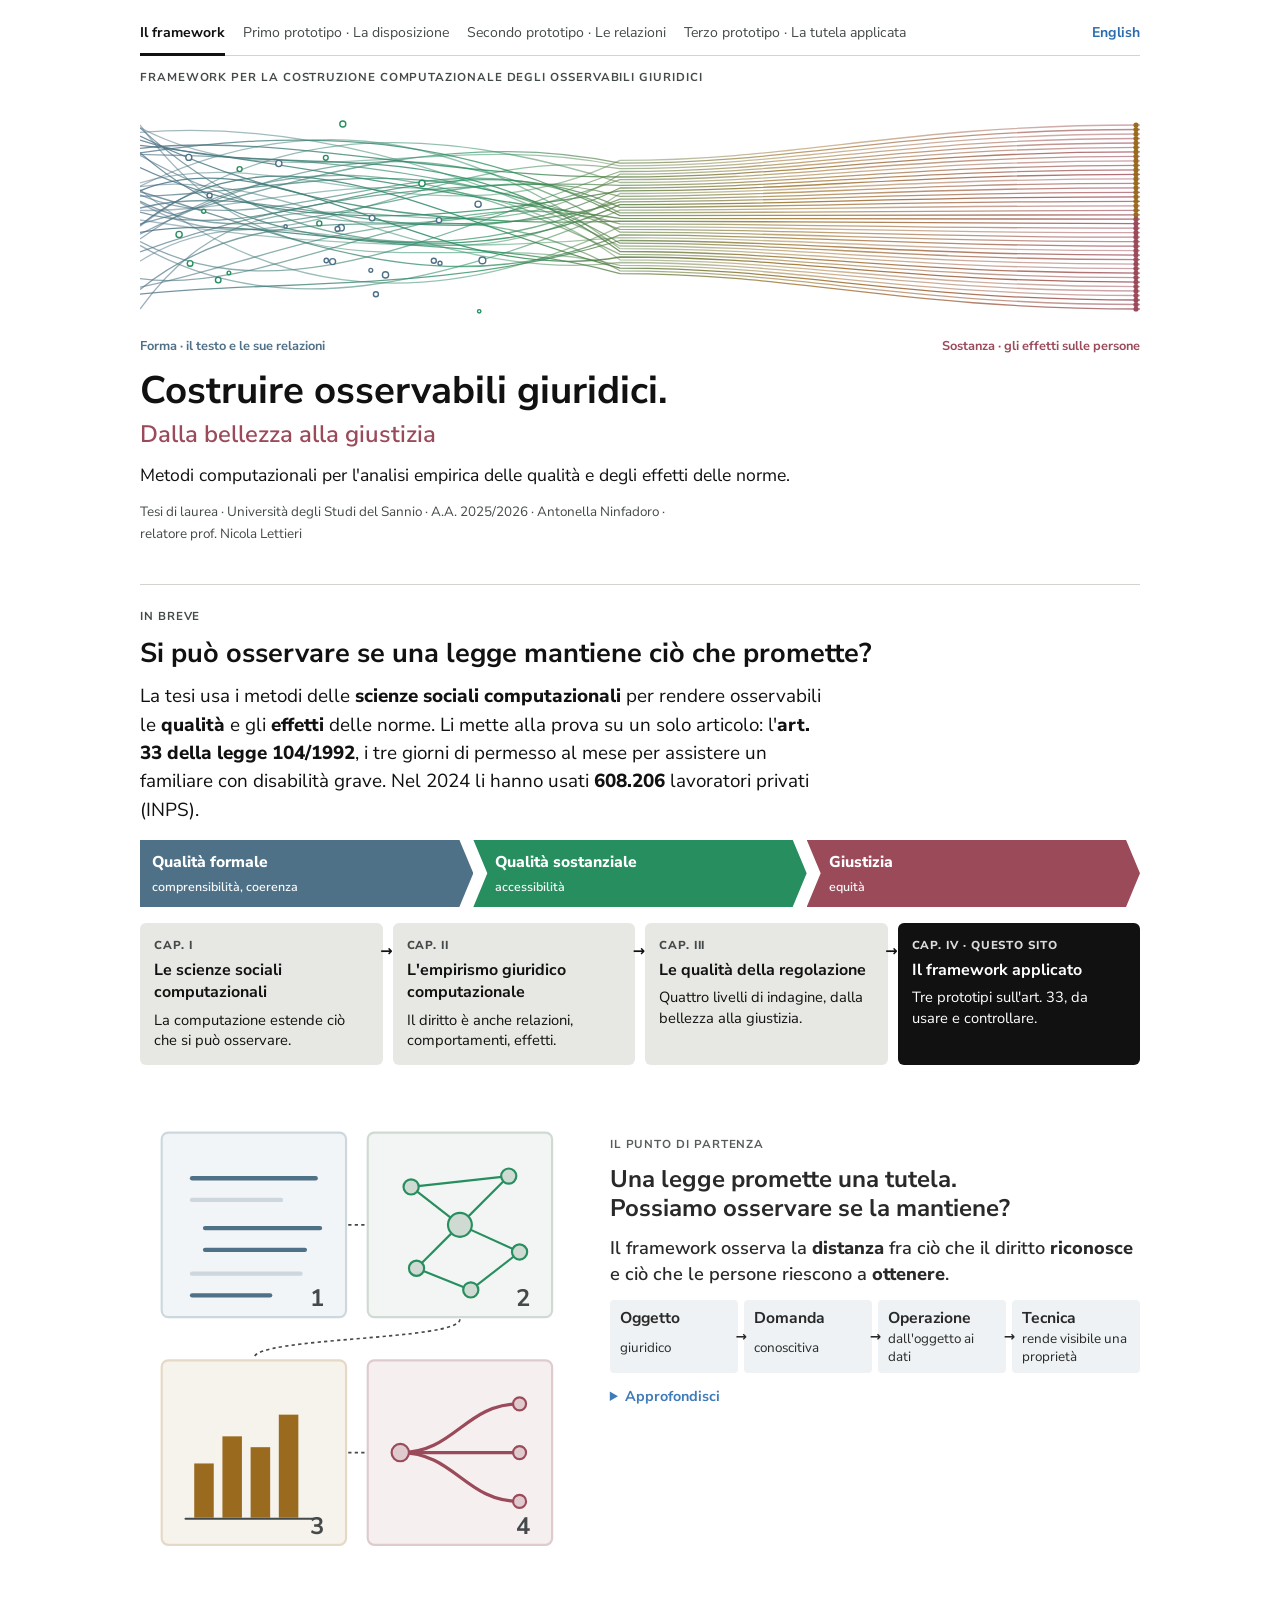
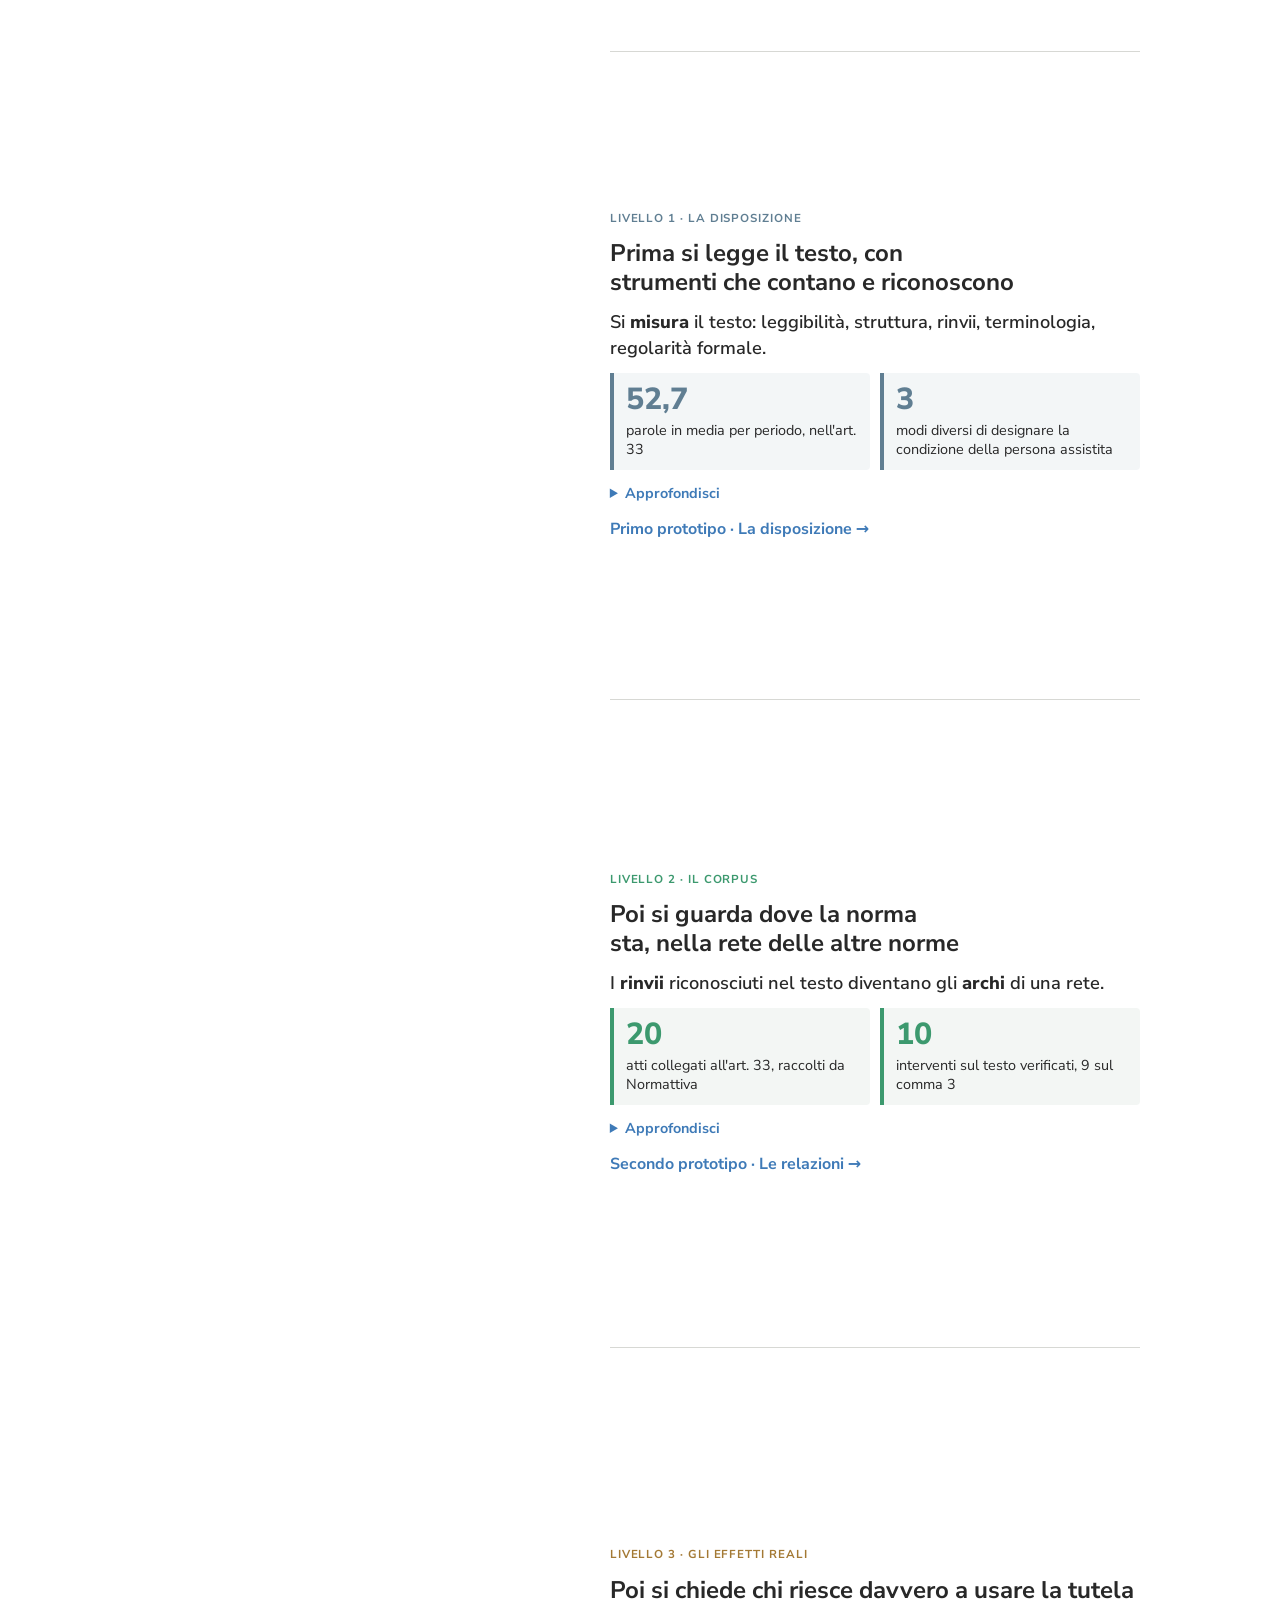
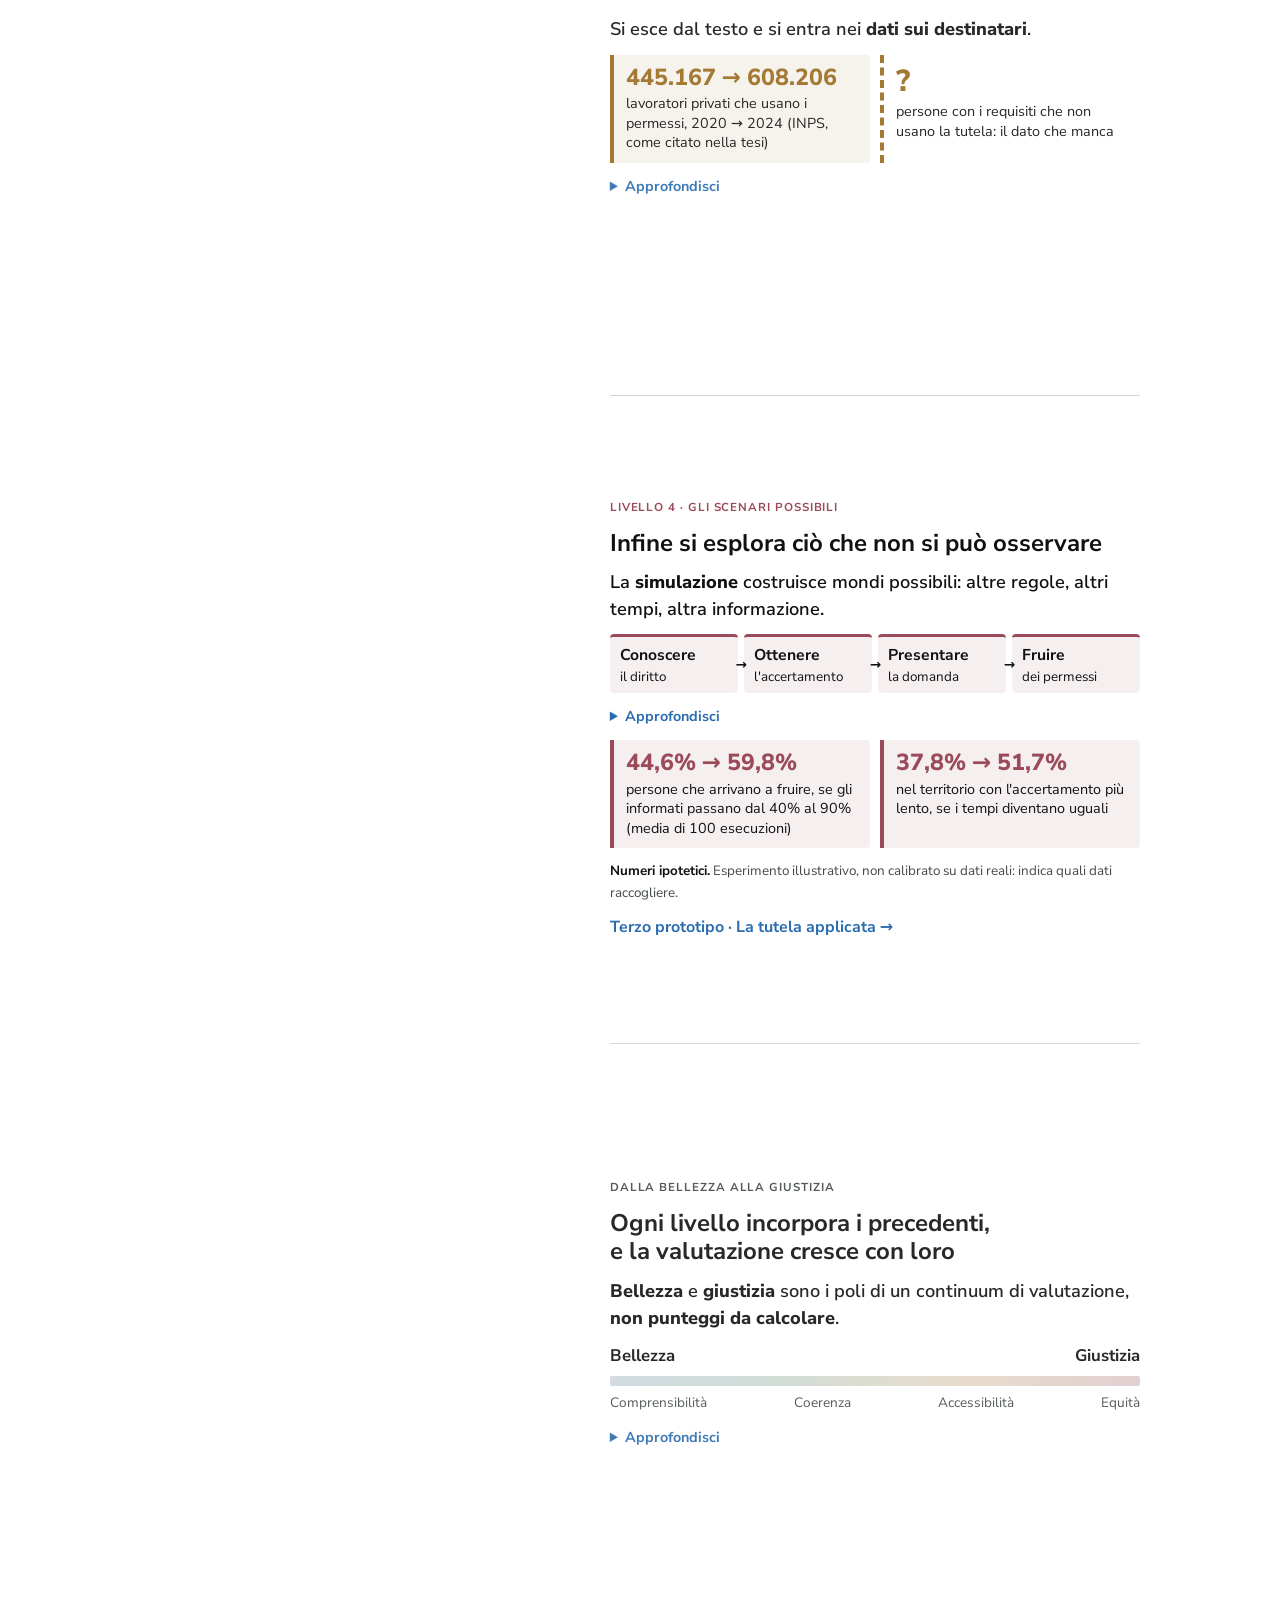
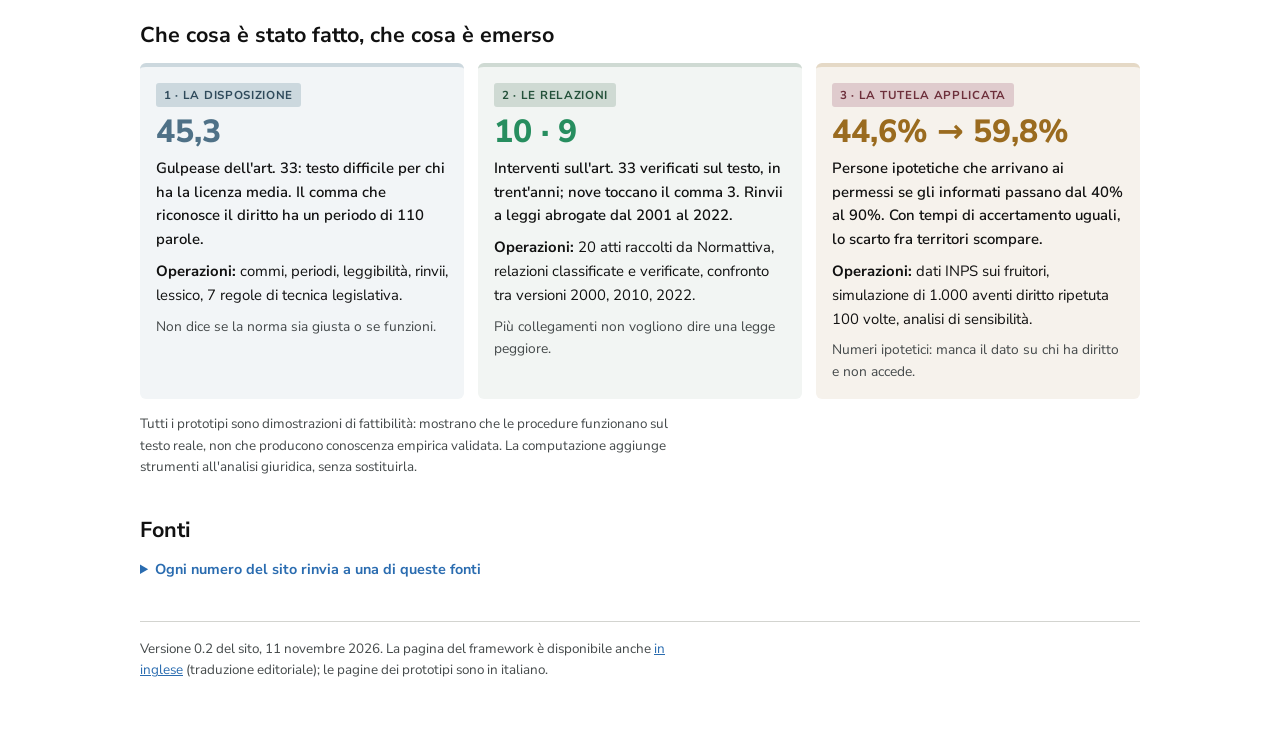
<file: index.html>
<!doctype html>
<html lang="it">
<head>
<meta charset="utf-8">
<link rel="icon" href="assets/icona.svg" type="image/svg+xml">
<meta name="viewport" content="width=device-width, initial-scale=1, viewport-fit=cover">
<title>Costruire osservabili giuridici · Dalla bellezza alla giustizia</title>
<meta name="claude:viewport-fit-sides" content="cover">
<meta name="description" content="Framework per la costruzione computazionale degli osservabili giuridici: tre prototipi per quattro livelli di indagine, applicati ai permessi dell'art. 33 della legge 104/1992.">
<link rel="stylesheet" href="https://fonts.googleapis.com/css2?family=Nunito+Sans:ital,wght@0,400;0,600;0,700;1,400&display=swap">
<link rel="stylesheet" href="assets/base.css">
<link rel="stylesheet" href="assets/percorso.css">
</head>
<body>
<div class="pagina">

<header class="testata">
  <nav class="nav" aria-label="Sezioni del sito">
    <a href="index.html" aria-current="page">Il framework</a>
    <a class="n1" href="testo/index.html">Primo prototipo · La disposizione</a>
    <a class="n2" href="relazioni/index.html">Secondo prototipo · Le relazioni</a>
    <a class="n3" href="effetti/index.html">Terzo prototipo · La tutela applicata</a>
    <a class="lingua" href="en/index.html" lang="en">English</a>
  </nav>
  <span class="etichetta">Framework per la costruzione computazionale degli osservabili giuridici</span>
  <figure class="emblema">
    <img src="assets/emblema.svg" alt="Illustrazione: linee intrecciate a sinistra, come i rinvii di un testo normativo, convergono e si aprono a destra in un ventaglio ordinato; i colori passano dal blu e verde della forma all'ocra e al rosa della sostanza." width="1000" height="230">
    <figcaption><span class="e-forma">Forma · il testo e le sue relazioni</span><span class="e-sost">Sostanza · gli effetti sulle persone</span></figcaption>
  </figure>
  <h1>Costruire osservabili giuridici. <span class="h1-sotto">Dalla bellezza alla giustizia</span></h1>
  <p class="sottotitolo">Metodi computazionali per l'analisi empirica delle qualità e degli effetti delle norme.</p>
  <p class="nota">Tesi di laurea · Università degli Studi del Sannio · A.A. 2025/2026 · Antonella Ninfadoro · relatore prof. Nicola Lettieri</p>
</header>



<section class="inbreve" aria-labelledby="t-inbreve">
  <span class="etichetta">In breve</span>
  <h2 id="t-inbreve">Si può osservare se una legge mantiene ciò che promette?</h2>
  <p class="ib-lead">La tesi usa i metodi delle <b>scienze sociali computazionali</b> per rendere osservabili le <b>qualità</b> e gli <b>effetti</b> delle norme. Li mette alla prova su un solo articolo: l'<b>art. 33 della legge 104/1992</b>, i tre giorni di permesso al mese per assistere un familiare con disabilità grave. Nel 2024 li hanno usati <b>608.206</b> lavoratori privati (INPS).</p>
  <div class="transizione" aria-label="Dalla qualità formale alla giustizia">
    <span class="tr-1">Qualità formale<small>comprensibilità, coerenza</small></span>
    <span class="tr-2">Qualità sostanziale<small>accessibilità</small></span>
    <span class="tr-3">Giustizia<small>equità</small></span>
  </div>
  <ol class="percorso-tesi" aria-label="I capitoli della tesi">
    <li><span class="pt-cap">Cap. I</span><b>Le scienze sociali computazionali</b><p>La computazione estende ciò che si può osservare.</p></li>
    <li><span class="pt-cap">Cap. II</span><b>L'empirismo giuridico computazionale</b><p>Il diritto è anche relazioni, comportamenti, effetti.</p></li>
    <li><span class="pt-cap">Cap. III</span><b>Le qualità della regolazione</b><p>Quattro livelli di indagine, dalla bellezza alla giustizia.</p></li>
    <li class="qui"><span class="pt-cap">Cap. IV · questo sito</span><b>Il framework applicato</b><p>Tre prototipi sull'art. 33, da usare e controllare.</p></li>
  </ol>
</section>

<section class="percorso" aria-label="Il framework, livello per livello">
  <div class="scena" aria-hidden="true">
    <svg id="scena" viewBox="0 0 400 420">
      <g class="liv" data-liv="1" transform="translate(20,20)">
        <rect class="fondo f-disp" width="170" height="170" rx="6"/>
        <line class="tratto" x1="28" y1="42" x2="142" y2="42"/><line class="tratto lieve" x1="28" y1="62" x2="110" y2="62"/>
        <line class="tratto" x1="40" y1="88" x2="146" y2="88"/><line class="tratto" x1="40" y1="108" x2="132" y2="108"/>
        <line class="tratto lieve" x1="28" y1="130" x2="128" y2="130"/><line class="tratto" x1="28" y1="150" x2="100" y2="150"/>
        <text class="num" x="150" y="160">1</text>
      </g>
      <g class="liv" data-liv="2" transform="translate(210,20)">
        <rect class="fondo f-corp" width="170" height="170" rx="6"/>
        <g class="rete">
          <line x1="85" y1="85" x2="40" y2="50"/><line x1="85" y1="85" x2="130" y2="40"/><line x1="85" y1="85" x2="140" y2="110"/>
          <line x1="85" y1="85" x2="45" y2="125"/><line x1="40" y1="50" x2="130" y2="40"/><line x1="45" y1="125" x2="95" y2="145"/><line x1="140" y1="110" x2="95" y2="145"/>
          <circle cx="85" cy="85" r="11"/><circle cx="40" cy="50" r="7"/><circle cx="130" cy="40" r="7"/><circle cx="140" cy="110" r="7"/><circle cx="45" cy="125" r="7"/><circle cx="95" cy="145" r="7"/>
        </g>
        <text class="num" x="150" y="160">2</text>
      </g>
      <g class="liv" data-liv="3" transform="translate(20,230)">
        <rect class="fondo f-eff" width="170" height="170" rx="6"/>
        <g class="barre"><rect x="30" y="95" width="18" height="50"/><rect x="56" y="70" width="18" height="75"/><rect x="82" y="80" width="18" height="65"/><rect x="108" y="50" width="18" height="95"/></g>
        <line class="tratto" x1="22" y1="146" x2="140" y2="146"/>
        <text class="num" x="150" y="160">3</text>
      </g>
      <g class="liv" data-liv="4" transform="translate(210,230)">
        <rect class="fondo f-sim" width="170" height="170" rx="6"/>
        <g class="rami"><path d="M30 85 C80 85 90 40 140 40"/><path d="M30 85 L140 85"/><path d="M30 85 C80 85 90 130 140 130"/>
          <circle cx="30" cy="85" r="8"/><circle cx="140" cy="40" r="6"/><circle cx="140" cy="85" r="6"/><circle cx="140" cy="130" r="6"/></g>
        <text class="num" x="150" y="160">4</text>
      </g>
      <path class="freccia" d="M192 105 H208"/><path class="freccia" d="M295 192 C295 212 105 208 105 228"/><path class="freccia" d="M192 315 H208"/>
    </svg>
  </div>

  <div class="passi">
    <article class="passo" data-passo="0">
      <span class="etichetta">Il punto di partenza</span>
      <h2>Una legge promette una tutela. Possiamo osservare se la mantiene?</h2>
      <p class="tesi">Il framework osserva la <b>distanza</b> fra ciò che il diritto <b>riconosce</b> e ciò che le persone riescono a <b>ottenere</b>.</p>
      <ol class="catena" aria-label="I quattro elementi del framework">
        <li><b>Oggetto</b><span>giuridico</span></li>
        <li><b>Domanda</b><span>conoscitiva</span></li>
        <li><b>Operazione</b><span>dall'oggetto ai dati</span></li>
        <li><b>Tecnica</b><span>rende visibile una proprietà</span></li>
      </ol>
      <details class="altro">
        <summary>Approfondisci</summary>
        <p>L'art. 3, comma 2, della Costituzione chiede di rimuovere gli ostacoli che limitano "di fatto" l'uguaglianza: lo sguardo passa dal testo della norma alla vita delle persone. Il framework non è un metodo unico. Ogni tecnica entra in gioco dopo una domanda precisa.</p>
      </details>
    </article>

    <article class="passo" data-passo="1">
      <span class="etichetta l1">Livello 1 · La disposizione</span>
      <h2>Prima si legge il testo, con strumenti che contano e riconoscono</h2>
      <p class="tesi">Si <b>misura</b> il testo: leggibilità, struttura, rinvii, terminologia, regolarità formale.</p>
      <div class="cifre l1">
        <div><b>52,7</b><span>parole in media per periodo, nell'art. 33</span></div>
        <div><b>3</b><span>modi diversi di designare la condizione della persona assistita</span></div>
      </div>
      <details class="altro">
        <summary>Approfondisci</summary>
        <p>Il testo normativo è fatto di parole, e le parole si possono contare e riconoscere. Le tre designazioni della condizione corrispondono a strati diversi di modifiche: "disabilità" compare solo nei commi riscritti nel 2022.</p>
      </details>
      <a class="vai" href="testo/index.html">Primo prototipo · La disposizione →</a>
    </article>

    <article class="passo" data-passo="2">
      <span class="etichetta l2">Livello 2 · Il corpus</span>
      <h2>Poi si guarda dove la norma sta, nella rete delle altre norme</h2>
      <p class="tesi">I <b>rinvii</b> riconosciuti nel testo diventano gli <b>archi</b> di una rete.</p>
      <div class="cifre l2">
        <div><b>20</b><span>atti collegati all'art. 33, raccolti da Normattiva</span></div>
        <div><b>10</b><span>interventi sul testo verificati, 9 sul comma 3</span></div>
      </div>
      <details class="altro">
        <summary>Approfondisci</summary>
        <p>Una disposizione chiara, letta da sola, può diventare oscura dentro una catena di rinvii e modifiche. L'art. 33 rinvia a <b>4 altri atti</b>. Con le sue note di aggiornamento il corpus arriva a <b>20 atti</b>: modifiche, interpretazioni, deroghe e una sentenza della Corte costituzionale. Dieci relazioni sono già verificate sul testo.</p>
      </details>
      <a class="vai" href="relazioni/index.html">Secondo prototipo · Le relazioni →</a>
    </article>

    <article class="passo" data-passo="3">
      <span class="etichetta l3">Livello 3 · Gli effetti reali</span>
      <h2>Poi si chiede chi riesce davvero a usare la tutela</h2>
      <p class="tesi">Si esce dal testo e si entra nei <b>dati sui destinatari</b>.</p>
      <div class="cifre l3">
        <div><b>445.167 → 608.206</b><span>lavoratori privati che usano i permessi, 2020 → 2024 (INPS, come citato nella tesi)</span></div>
        <div class="manca"><b>?</b><span>persone con i requisiti che non usano la tutela: il dato che manca</span></div>
      </div>
      <details class="altro">
        <summary>Approfondisci</summary>
        <p>Attribuire un effetto a una norma richiede un disegno di ricerca adeguato. L'osservabile da costruire è il non accesso: chi ha i requisiti e non usa la tutela, dove e perché. Nel 2020 i giorni di permesso erano di più (d.l. 18/2020): il confronto con il 2024 va letto con cautela.</p>
      </details>
    </article>

    <article class="passo" data-passo="4">
      <span class="etichetta l4">Livello 4 · Gli scenari possibili</span>
      <h2>Infine si esplora ciò che non si può osservare</h2>
      <p class="tesi">La <b>simulazione</b> costruisce mondi possibili: altre regole, altri tempi, altra informazione.</p>
      <ol class="catena l4" aria-label="Passaggi che una simulazione potrebbe seguire">
        <li><b>Conoscere</b><span>il diritto</span></li>
        <li><b>Ottenere</b><span>l'accertamento</span></li>
        <li><b>Presentare</b><span>la domanda</span></li>
        <li><b>Fruire</b><span>dei permessi</span></li>
      </ol>
      <details class="altro">
        <summary>Approfondisci</summary>
        <p>I risultati dipendono dalle ipotesi e vanno letti con l'analisi di sensibilità. Il terzo prototipo simula 1.000 aventi diritto ipotetici che attraversano i quattro passaggi; ogni scenario è ripetuto 100 volte.</p>
      </details>
      <div class="cifre l4">
        <div><b>44,6% → 59,8%</b><span>persone che arrivano a fruire, se gli informati passano dal 40% al 90% (media di 100 esecuzioni)</span></div>
        <div><b>37,8% → 51,7%</b><span>nel territorio con l'accertamento più lento, se i tempi diventano uguali</span></div>
      </div>
      <p class="nota stato-liv"><b>Numeri ipotetici.</b> Esperimento illustrativo, non calibrato su dati reali: indica quali dati raccogliere.</p>
      <a class="vai" href="effetti/index.html">Terzo prototipo · La tutela applicata →</a>
    </article>

    <article class="passo" data-passo="5">
      <span class="etichetta">Dalla bellezza alla giustizia</span>
      <h2>Ogni livello incorpora i precedenti, e la valutazione cresce con loro</h2>
      <p class="tesi"><b>Bellezza</b> e <b>giustizia</b> sono i poli di un continuum di valutazione, <b>non punteggi da calcolare</b>.</p>
      <div class="continuum">
        <div class="c-poli"><b>Bellezza</b><b>Giustizia</b></div>
        <div class="c-barra"></div>
        <div class="c-criteri"><span>Comprensibilità</span><span>Coerenza</span><span>Accessibilità</span><span>Equità</span></div>
      </div>
      <details class="altro">
        <summary>Approfondisci</summary>
        <p>I primi due livelli informano soprattutto un giudizio sulla qualità formale; il terzo e il quarto un giudizio sugli effetti. I dati non dicono che una legge è giusta. Rendono osservabili conseguenze rilevanti per quel giudizio, che resta affidato a un criterio normativo esplicito.</p>
      </details>
    </article>
  </div>
</section>

<section aria-labelledby="t-tre">
  <h2 id="t-tre">Che cosa è stato fatto, che cosa è emerso</h2>
  <div class="schede-pr">
    <a class="spr disp" href="testo/index.html">
      <span class="statuto misurato">1 · la disposizione</span>
      <b class="spr-n">45,3</b>
      <p class="spr-d">Gulpease dell'art. 33: testo difficile per chi ha la licenza media. Il comma che riconosce il diritto ha un periodo di 110 parole.</p>
      <p><b>Operazioni:</b> commi, periodi, leggibilità, rinvii, lessico, 7 regole di tecnica legislativa.</p>
      <p class="spr-no">Non dice se la norma sia giusta o se funzioni.</p>
    </a>
    <a class="spr corp" href="relazioni/index.html">
      <span class="statuto progetto">2 · le relazioni</span>
      <b class="spr-n">10 · 9</b>
      <p class="spr-d">Interventi sull'art. 33 verificati sul testo, in trent'anni; nove toccano il comma 3. Rinvii a leggi abrogate dal 2001 al 2022.</p>
      <p><b>Operazioni:</b> 20 atti raccolti da Normattiva, relazioni classificate e verificate, confronto tra versioni 2000, 2010, 2022.</p>
      <p class="spr-no">Più collegamenti non vogliono dire una legge peggiore.</p>
    </a>
    <a class="spr eff" href="effetti/index.html">
      <span class="statuto simulato">3 · la tutela applicata</span>
      <b class="spr-n">44,6% → 59,8%</b>
      <p class="spr-d">Persone ipotetiche che arrivano ai permessi se gli informati passano dal 40% al 90%. Con tempi di accertamento uguali, lo scarto fra territori scompare.</p>
      <p><b>Operazioni:</b> dati INPS sui fruitori, simulazione di 1.000 aventi diritto ripetuta 100 volte, analisi di sensibilità.</p>
      <p class="spr-no">Numeri ipotetici: manca il dato su chi ha diritto e non accede.</p>
    </a>
  </div>
  <p class="nota">Tutti i prototipi sono dimostrazioni di fattibilità: mostrano che le procedure funzionano sul testo reale, non che producono conoscenza empirica validata. La computazione aggiunge strumenti all'analisi giuridica, senza sostituirla.</p>
</section>


<section class="fonti" id="fonti" aria-labelledby="t-fonti">
  <h2 id="t-fonti">Fonti</h2>
  <details class="altro">
  <summary>Ogni numero del sito rinvia a una di queste fonti</summary>
  <div class="fonti-gruppi">
    <div>
      <h3>Testi normativi</h3>
      <ul>
        <li>Legge 5 febbraio 1992, n. 104, artt. 3, 4 e 33, testo vigente da <a href="https://www.normattiva.it/eli/stato/LEGGE/1992/02/05/104/CONSOLIDATED/" target="_blank" rel="noopener">Normattiva</a>, copiato il 3 novembre 2026, vigente al 5 novembre 2026.</li>
        <li>Gli atti collegati all'art. 33 (20 righe del corpus), elencati con indirizzo Normattiva nel <a href="relazioni/index.html">secondo prototipo</a>.</li>
        <li>Presidenza del Consiglio dei ministri, Camera dei deputati, Senato della Repubblica, <i>Regole e raccomandazioni per la formulazione tecnica dei testi legislativi</i>, lettera circolare 20 aprile 2001. <span class="verifica">Letta su una copia non istituzionale, da confrontare con il testo ufficiale.</span></li>
      </ul>
    </div>
    <div>
      <h3>Letteratura</h3>
      <ul>
        <li>E. Fameli, P. Mercatali, M. Ragona, D. Tiscornia, in G. Peruginelli, M. Ragona (a cura di), <i>L'informatica giuridica in Italia</i>, ESI, 2014, §§ 10-11.</li>
        <li>P. Mercatali, "Legimatica: definizione, classificazione, àmbiti di applicazione", in S. Faro, N. Lettieri, A. Tartaglia Polcini (a cura di), <i>Diritto e tecnologie</i>, ESI, 2011, pp. 41-52.</li>
        <li>P. Lucisano, M.E. Piemontese, "GULPEASE: una formula per la predizione della difficoltà dei testi in lingua italiana", <i>Scuola e città</i>, 1988, n. 3. <span class="verifica">Pagine discordanti nelle fonti secondarie.</span></li>
        <li>D. Brunato, G. Venturi, "Le tecnologie linguistico-computazionali nella misura della leggibilità di testi giuridici", <i>Informatica e diritto</i>, 2014, n. 1, pp. 111-142.</li>
        <li>D.M. Katz, M.J. Bommarito II, "Measuring the Complexity of the Law: The United States Code", <i>Artificial Intelligence and Law</i>, 22(4), 2014, pp. 337-374, come presentato nella tesi.</li>
        <li>A. Bolioli, P. Mercatali, F. Romano, "Formal Models for a Legislative Grammar - Explicit Text Amendment", 2004.</li>
      </ul>
    </div>
    <div>
      <h3>Tesi, dati e materiali</h3>
      <ul>
        <li>A. Ninfadoro, <i>Costruire osservabili giuridici. Metodi computazionali per l'analisi empirica delle qualità e degli effetti delle norme</i>, tesi di laurea, Università degli Studi del Sannio, relatore prof. N. Lettieri, A.A. 2025/2026. Le pagine citate si riferiscono alla versione in corso di scrittura.</li>
        <li>INPS, Coordinamento Generale Statistico Attuariale, <i>Osservatorio statistico. Prestazioni a sostegno della famiglia, anni 2020-2024</i>, dicembre 2025, Tavola 6.1, come citato nella tesi (cap. IV, § 1.2). <span class="verifica">Da confrontare con la tavola originale.</span></li>
        <li>N. Lettieri, materiali "Costruzione di osservabili giuridici" (schema dei quattro livelli e continuum valutativo).</li>
      </ul>
    </div>
  </div>
  <p class="nota">Le sigle [F] fonte documentata, [A] adattamento, [V] da verificare e [P] proposta originale compaiono nelle schede metodologiche di ogni prototipo. <span class="verifica">In arancione</span> ciò che resta da verificare.</p>
  </details>
</section>

<footer>
  <p>Versione 0.2 del sito, 11 novembre 2026. La pagina del framework è disponibile anche <a href="en/index.html" lang="en">in inglese</a> (traduzione editoriale); le pagine dei prototipi sono in italiano.</p>
</footer>
</div>
<script>
(function () {
  // Il racconto: il passo visibile accende il livello corrispondente; i precedenti restano accesi.
  var passi = document.querySelectorAll('.passo'), scena = document.getElementById('scena');
  if (!('IntersectionObserver' in window) || !scena) return;
  document.documentElement.classList.add('con-scena');
  function accendi(n) {
    scena.setAttribute('data-passo', n);
    passi.forEach(function (p) { p.classList.toggle('attivo', p.getAttribute('data-passo') === String(n)); });
  }
  var oss = new IntersectionObserver(function (voci) {
    voci.forEach(function (v) { if (v.isIntersecting) accendi(v.target.getAttribute('data-passo')); });
  }, { rootMargin: '-45% 0px -45% 0px' });
  passi.forEach(function (p) { oss.observe(p); });
  accendi(0);
})();
</script>
</body>
</html>
</file>
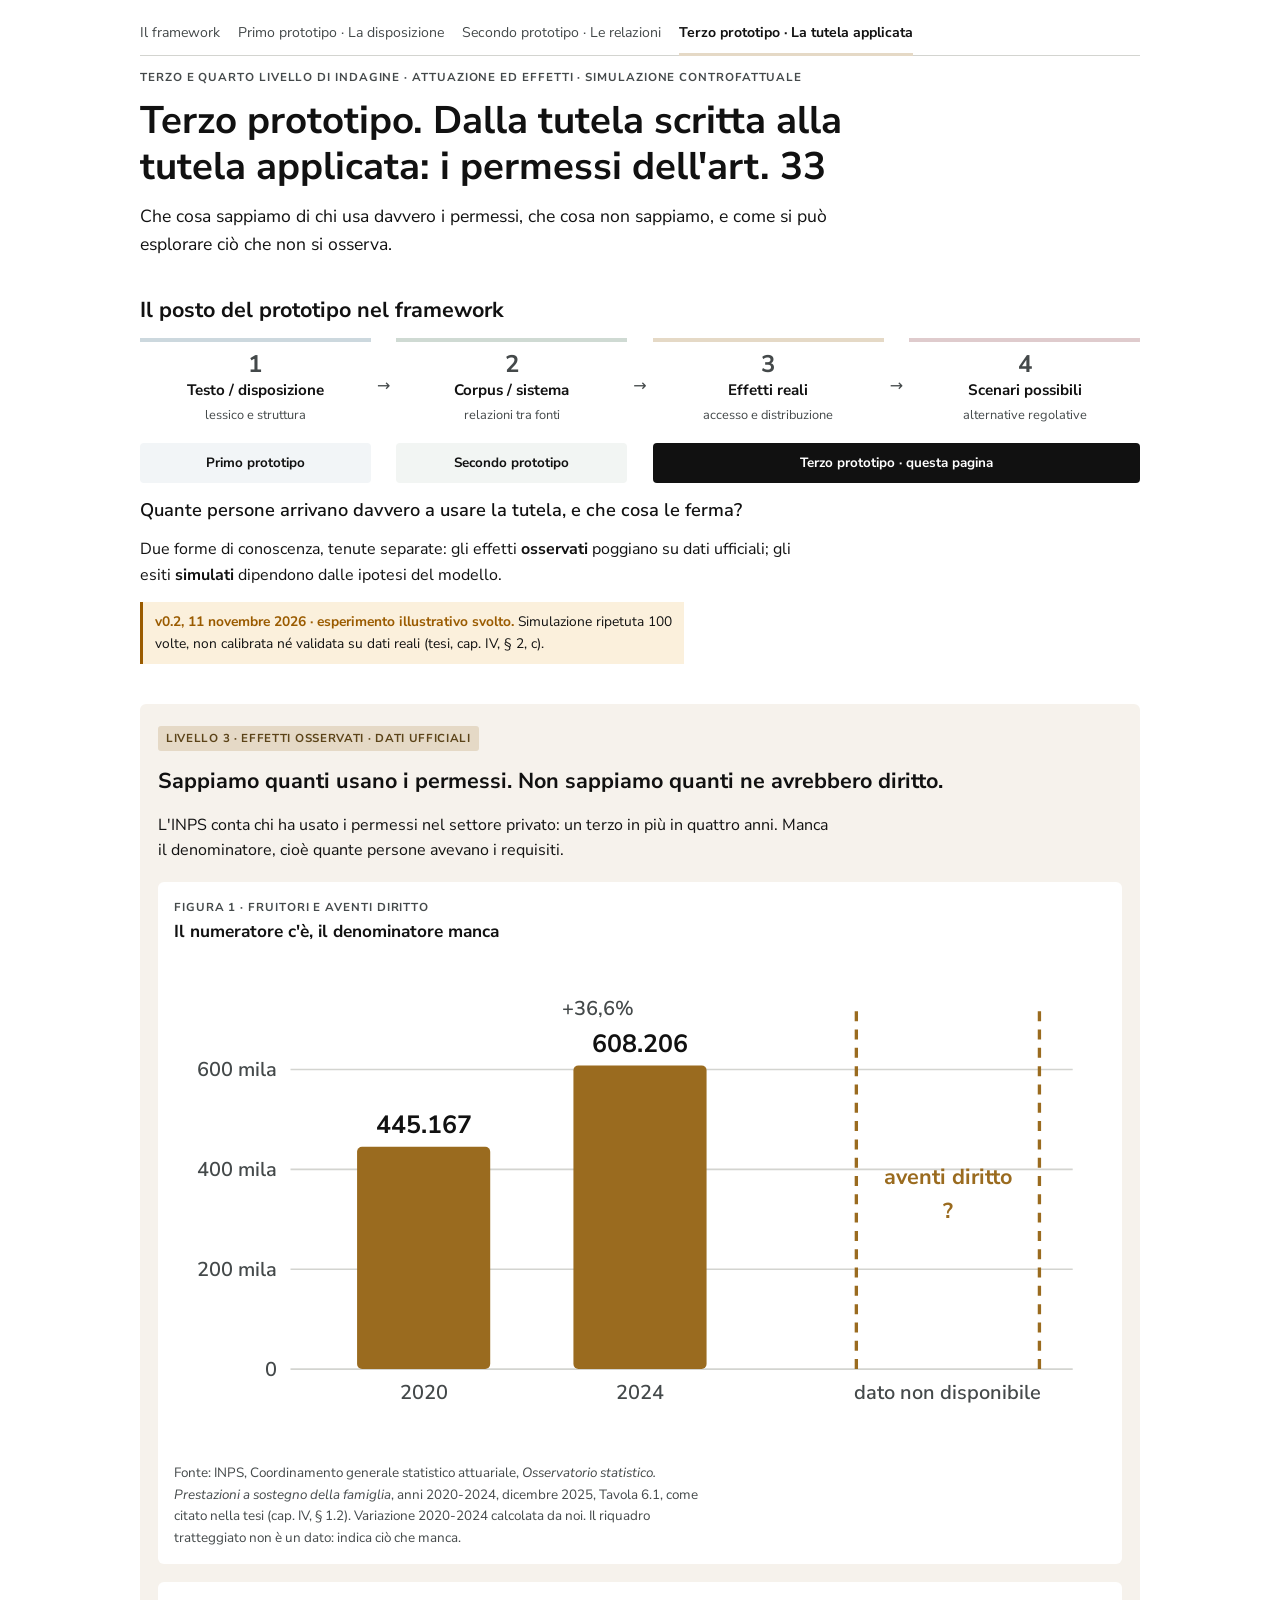
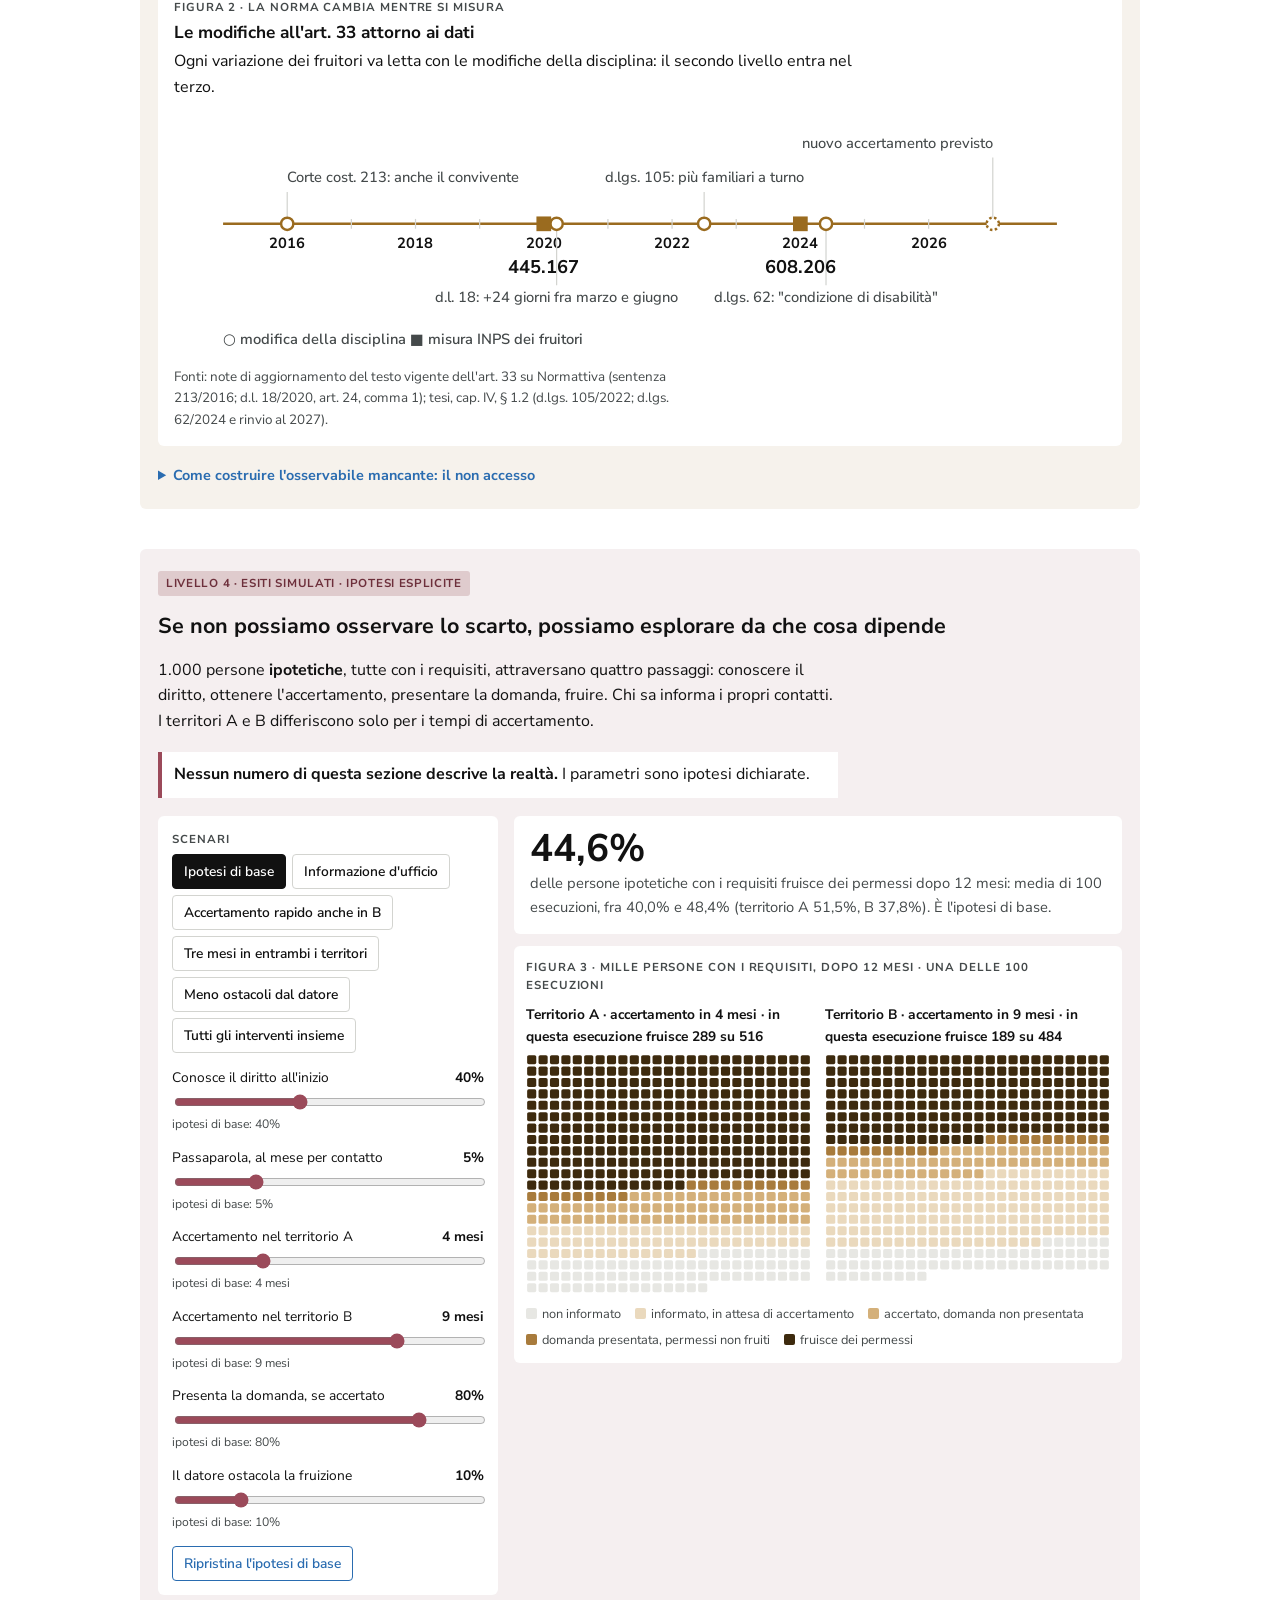
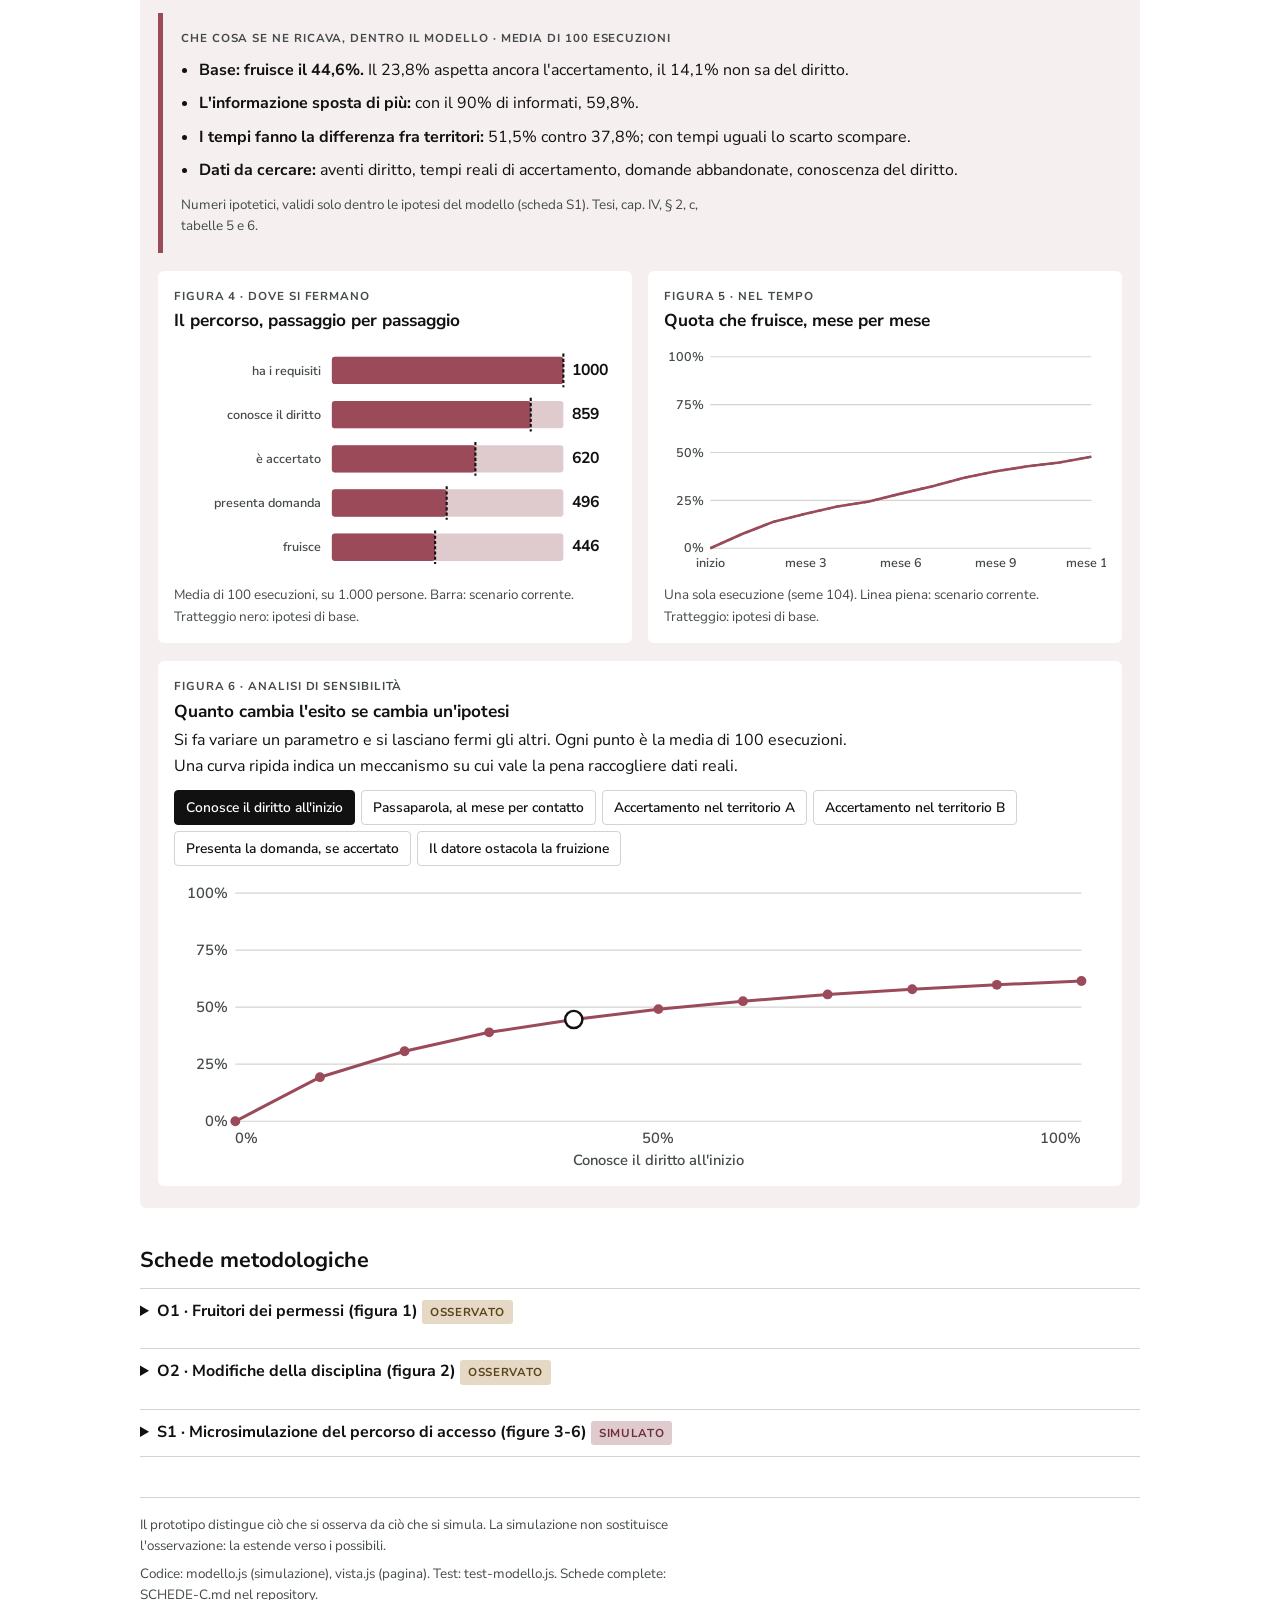
<file: effetti/index.html>
<!doctype html>
<html lang="it">
<head>
<meta charset="utf-8">
<meta name="viewport" content="width=device-width, initial-scale=1, viewport-fit=cover">
<title>Terzo prototipo · Effetti e scenari</title>
<meta name="claude:viewport-fit-sides" content="cover">
<link rel="stylesheet" href="https://fonts.googleapis.com/css2?family=Nunito+Sans:ital,wght@0,400;0,600;0,700;1,400&display=swap">
<link rel="stylesheet" href="../assets/base.css">
<link rel="stylesheet" href="stile.css">
</head>
<body>
<div class="pagina">

<header class="testata">
  <nav class="nav" aria-label="Sezioni del sito">
    <a href="../index.html">Il framework</a>
    <a class="n1" href="../testo/index.html">Primo prototipo · La disposizione</a>
    <a class="n2" href="../relazioni/index.html">Secondo prototipo · Le relazioni</a>
    <a class="n3" href="index.html" aria-current="page">Terzo prototipo · La tutela applicata</a>
  </nav>
  <span class="etichetta">Terzo e quarto livello di indagine · Attuazione ed effetti · Simulazione controfattuale</span>
  <h1>Terzo prototipo. Dalla tutela scritta alla tutela applicata: i permessi dell'art. 33</h1>
  <p class="sottotitolo">Che cosa sappiamo di chi usa davvero i permessi, che cosa non sappiamo, e come si può esplorare ciò che non si osserva.</p>
</header>

<section class="apertura" aria-labelledby="t-posto">
  <h2 id="t-posto">Il posto del prototipo nel framework</h2>
  <div class="livelli" role="img" aria-label="Il terzo prototipo copre il terzo e il quarto livello">
    <a class="lv disp" href="../testo/index.html"><span class="lv-n">1</span><b>Testo / disposizione</b><small>lessico e struttura</small></a>
    <div class="lv-freccia" aria-hidden="true">→</div>
    <a class="lv corp" href="../relazioni/index.html"><span class="lv-n">2</span><b>Corpus / sistema</b><small>relazioni tra fonti</small></a>
    <div class="lv-freccia" aria-hidden="true">→</div>
    <div class="lv eff"><span class="lv-n">3</span><b>Effetti reali</b><small>accesso e distribuzione</small></div>
    <div class="lv-freccia" aria-hidden="true">→</div>
    <div class="lv sim"><span class="lv-n">4</span><b>Scenari possibili</b><small>alternative regolative</small></div>
    <a class="pr p1" href="../testo/index.html">Primo prototipo</a>
    <a class="pr p2" href="../relazioni/index.html">Secondo prototipo</a>
    <div class="pr p3 attivo">Terzo prototipo · questa pagina</div>
  </div>
  <p class="tesi">Quante persone arrivano davvero a usare la tutela, e che cosa le ferma?</p>
  <p>Due forme di conoscenza, tenute separate: gli effetti <b>osservati</b> poggiano su dati ufficiali; gli esiti <b>simulati</b> dipendono dalle ipotesi del modello.</p>
  <div class="stato"><strong>v0.2, 11 novembre 2026 · esperimento illustrativo svolto.</strong> Simulazione ripetuta 100 volte, non calibrata né validata su dati reali (tesi, cap. IV, § 2, c).</div>
</section>

<!-- ============ LIVELLO 3 ============ -->
<section class="parte eff" aria-labelledby="t-l3">
  <span class="statuto osservato">Livello 3 · effetti osservati · dati ufficiali</span>
  <h2 id="t-l3">Sappiamo quanti usano i permessi. Non sappiamo quanti ne avrebbero diritto.</h2>
  <p>L'INPS conta chi ha usato i permessi nel settore privato: un terzo in più in quattro anni. Manca il denominatore, cioè quante persone avevano i requisiti.</p>

  <figure class="figura">
    <figcaption><span class="etichetta">Figura 1 · Fruitori e aventi diritto</span>
      <h3>Il numeratore c'è, il denominatore manca</h3></figcaption>
    <div class="diagramma" id="fig-fruitori"></div>
    <p class="nota">Fonte: INPS, Coordinamento generale statistico attuariale, <i>Osservatorio statistico. Prestazioni a sostegno della famiglia</i>, anni 2020-2024, dicembre 2025, Tavola 6.1, come citato nella tesi (cap. IV, § 1.2). Variazione 2020-2024 calcolata da noi. Il riquadro tratteggiato non è un dato: indica ciò che manca.</p>
  </figure>

  <figure class="figura">
    <figcaption><span class="etichetta">Figura 2 · La norma cambia mentre si misura</span>
      <h3>Le modifiche all'art. 33 attorno ai dati</h3>
      <p>Ogni variazione dei fruitori va letta con le modifiche della disciplina: il secondo livello entra nel terzo.</p></figcaption>
    <div class="diagramma" id="fig-tempo"></div>
    <p class="nota">Fonti: note di aggiornamento del testo vigente dell'art. 33 su Normattiva (sentenza 213/2016; d.l. 18/2020, art. 24, comma 1); tesi, cap. IV, § 1.2 (d.lgs. 105/2022; d.lgs. 62/2024 e rinvio al 2027).</p>
  </figure>

  <details class="altro">
  <summary>Come costruire l'osservabile mancante: il non accesso</summary>
  <div class="due">
    <div class="riquadro">
      <h3>Tre dati per lo stesso anno e territorio</h3>
      <p>La domanda giusta non è "la legge 104 funziona?" ma: <b>chi, pur avendo i requisiti, non usa i permessi, dove e perché?</b> Servono tre dati per lo stesso anno e territorio:</p>
      <ol>
        <li>persone con gravità accertata ai sensi dell'art. 3, comma 3 (accertamenti dell'art. 4);</li>
        <li>familiari lavoratori dipendenti che potrebbero assisterle (art. 33, comma 3);</li>
        <li>lavoratori che hanno fruito dei permessi, per territorio, genere, settore.</li>
      </ol>
      <p class="nota">Stato: solo il terzo dato è disponibile, e solo in forma aggregata. <span class="verifica">Da verificare se l'Osservatorio INPS offre la distribuzione per territorio.</span></p>
    </div>
    <div class="riquadro">
      <h3>Un modello metodologico: la rinuncia alle cure</h3>
      <p>La Porta e Zapperi misurano la quota di persone che rinunciano a visite mediche, distinguendo il 20% più povero dal 20% più ricco e le ragioni della rinuncia, come il costo o le liste d'attesa. È un osservabile semplice: il diritto esiste, e si misura chi non riesce a esercitarlo.</p>
      <p>L'analogo per la 104 sarebbe il <b>non accesso ai permessi</b> pur avendo i requisiti, disaggregato per territorio e condizione.</p>
      <p class="nota">C.A.M. La Porta, S. Zapperi, <i>Inequality and Health. A Quantitative Approach</i>, Peter Lang, 2026, § 4.1, pp. 38-40 (dati Eurostat, EU-SILC).</p>
    </div>
  </div>
  </details>
</section>

<!-- ============ LIVELLO 4 ============ -->
<section class="parte sim" aria-labelledby="t-l4">
  <span class="statuto simulato">Livello 4 · esiti simulati · ipotesi esplicite</span>
  <h2 id="t-l4">Se non possiamo osservare lo scarto, possiamo esplorare da che cosa dipende</h2>
  <p>1.000 persone <b>ipotetiche</b>, tutte con i requisiti, attraversano quattro passaggi: conoscere il diritto, ottenere l'accertamento, presentare la domanda, fruire. Chi sa informa i propri contatti. I territori A e B differiscono solo per i tempi di accertamento.</p>
  <p class="avviso"><b>Nessun numero di questa sezione descrive la realtà.</b> I parametri sono ipotesi dichiarate.</p>

  <div class="laboratorio">
    <div class="comandi">
      <div class="scenari" role="group" aria-label="Scenari regolativi ipotetici">
        <span class="etichetta">Scenari</span>
        <button type="button" data-scenario="base" aria-pressed="true">Ipotesi di base</button>
        <button type="button" data-scenario="informazione" aria-pressed="false">Informazione d'ufficio</button>
        <button type="button" data-scenario="tempi" aria-pressed="false">Accertamento rapido anche in B</button>
        <button type="button" data-scenario="termine" aria-pressed="false">Tre mesi in entrambi i territori</button>
        <button type="button" data-scenario="garanzia" aria-pressed="false">Meno ostacoli dal datore</button>
        <button type="button" data-scenario="tutti" aria-pressed="false">Tutti gli interventi insieme</button>
      </div>
      <div class="parametri" id="parametri"></div>
      <button type="button" class="secondario" id="b-ripristina">Ripristina l'ipotesi di base</button>
    </div>

    <div class="esiti">
      <div class="cifra"><strong id="r-quota">–</strong><span id="r-testo"></span></div>
      <figure class="figura stretta">
        <figcaption><span class="etichetta">Figura 3 · Mille persone con i requisiti, dopo 12 mesi · una delle 100 esecuzioni</span></figcaption>
        <div class="griglie" id="fig-agenti"></div>
        <div class="leg-fasi" id="leg-fasi"></div>
      </figure>
    </div>
  </div>

  <div class="ricava">
    <span class="etichetta">Che cosa se ne ricava, dentro il modello · media di 100 esecuzioni</span>
    <ul>
      <li><b>Base: fruisce il 44,6%.</b> Il 23,8% aspetta ancora l'accertamento, il 14,1% non sa del diritto.</li>
      <li><b>L'informazione sposta di più:</b> con il 90% di informati, 59,8%.</li>
      <li><b>I tempi fanno la differenza fra territori:</b> 51,5% contro 37,8%; con tempi uguali lo scarto scompare.</li>
      <li><b>Dati da cercare:</b> aventi diritto, tempi reali di accertamento, domande abbandonate, conoscenza del diritto.</li>
    </ul>
    <p class="nota">Numeri ipotetici, validi solo dentro le ipotesi del modello (scheda S1). Tesi, cap. IV, § 2, c, tabelle 5 e 6.</p>
  </div>

  <div class="due">
    <figure class="figura">
      <figcaption><span class="etichetta">Figura 4 · Dove si fermano</span><h3>Il percorso, passaggio per passaggio</h3></figcaption>
      <div class="diagramma" id="fig-imbuto"></div>
    </figure>
    <figure class="figura">
      <figcaption><span class="etichetta">Figura 5 · Nel tempo</span><h3>Quota che fruisce, mese per mese</h3></figcaption>
      <div class="diagramma" id="fig-mesi"></div>
    </figure>
  </div>

  <figure class="figura">
    <figcaption><span class="etichetta">Figura 6 · Analisi di sensibilità</span>
      <h3>Quanto cambia l'esito se cambia un'ipotesi</h3>
      <p>Si fa variare un parametro e si lasciano fermi gli altri. Ogni punto è la media di 100 esecuzioni. Una curva ripida indica un meccanismo su cui vale la pena raccogliere dati reali.</p></figcaption>
    <div class="scelta-sens" role="group" aria-label="Parametro da far variare" id="scelta-sens"></div>
    <div class="diagramma" id="fig-sens"></div>
  </figure>
</section>

<section aria-labelledby="t-schede">
  <h2 id="t-schede">Schede metodologiche</h2>
  <details>
    <summary>O1 · Fruitori dei permessi (figura 1) <span class="statuto osservato">osservato</span></summary>
    <dl class="scheda">
      <dt>Domanda</dt><dd>Quante persone usano i permessi dell'art. 33, comma 3?</dd>
      <dt>Unità</dt><dd>Lavoratore dipendente del settore privato che ha fruito dei permessi per assistere un familiare, nell'anno.</dd>
      <dt>Fonte</dt><dd>[F] INPS, Osservatorio statistico. Prestazioni a sostegno della famiglia, anni 2020-2024, dicembre 2025, Tavola 6.1 (tesi, cap. IV, § 1.2 e § 2, c): 445.167 nel 2020, 608.206 nel 2024.</dd>
      <dt>Limiti</dt><dd>Esclude il settore pubblico. Conta chi fruisce, non chi ne avrebbe diritto. Due soli anni.</dd>
      <dt>Verifica</dt><dd><span class="verifica">Da controllare sulla Tavola 6.1 originale e da completare con gli anni 2021-2023.</span></dd>
    </dl>
  </details>
  <details>
    <summary>O2 · Modifiche della disciplina (figura 2) <span class="statuto osservato">osservato</span></summary>
    <dl class="scheda">
      <dt>Fonte</dt><dd>[F] Note di aggiornamento del testo vigente su Normattiva, salvate in testo/dati/l104-art33-vigente.txt (Corte cost. 213/2016; d.l. 18/2020, art. 24, c. 1). [F] Tesi, cap. IV, § 1.2 (d.lgs. 105/2022; d.lgs. 62/2024).</dd>
      <dt>Limiti</dt><dd>Elenco parziale delle modifiche: la ricostruzione completa è il compito del secondo prototipo.</dd>
    </dl>
  </details>
  <details>
    <summary>S1 · Microsimulazione del percorso di accesso (figure 3-6) <span class="statuto simulato">simulato</span></summary>
    <dl class="scheda">
      <dt>Domanda</dt><dd>Quali meccanismi possono generare uno scarto fra aventi diritto e fruitori, e quanto pesa ciascuno?</dd>
      <dt>Statuto</dt><dd>[P] Proposta originale. Esperimento computazionale illustrativo svolto, non calibrato né validato.</dd>
      <dt>Fondamento</dt><dd>[F] Tesi, cap. III: la simulazione produce conseguenze che dipendono dalle ipotesi del modello e l'analisi di sensibilità verifica quanto cambiano al variare delle ipotesi (K.G. Troitzsch, <i>Legislation, Regulatory Impact Assessment and Simulation</i>, pp. 58 e 73-74, come citato nella tesi, nota 420). [F] Passaggi del percorso: figura 5 del primo prototipo (art. 33, commi 3, 5, 6-bis; art. 4).</dd>
      <dt>Modello</dt><dd>1.000 agenti, 12 mesi, rete casuale di contatti. Ogni mese: chi non conosce il diritto può apprenderlo dai contatti informati; chi lo conosce attende l'accertamento (durata casuale con media diversa nei territori A e B); poi presenta la domanda con una certa probabilità; poi fruisce, salvo ostacolo del datore. Ogni scenario è eseguito 100 volte con semi da 1 a 100: la pagina riporta la media, il minimo e il massimo. Le figure 3 e 5 mostrano una sola esecuzione (seme 104). Stessi parametri, stesso risultato.</dd>
      <dt>Ipotesi</dt><dd>Tutti i valori di base sono ipotetici: 40% informato all'inizio, 4 contatti, 5% di probabilità mensile di passaparola per contatto informato, accertamento in 4 mesi in A e 9 in B, 80% presenta la domanda, 10% incontra ostacoli.</dd>
      <dt>Termini di legge</dt><dd>[F] La commissione deve pronunciarsi entro 90 giorni; se non si pronuncia entro 45, l'accertamento si può fare in via provvisoria ai fini dei permessi (d.l. 324/1993, art. 2, commi 2 e 3-bis, nel corpus del secondo prototipo). I tempi del modello sono più lunghi: esplorano che cosa accade se i termini non sono rispettati. Lo scenario "tre mesi" usa il termine di 90 giorni come media.</dd>
      <dt>Limiti</dt><dd>I territori A e B non sono regioni reali. Il modello ignora reddito, genere, tipo di lavoro, rinunce volontarie e l'accertamento provvisorio. Non è calibrato né validato: non raggiunge neppure la validazione replicativa di Troitzsch, perché mancano i dati del passato da riprodurre. Gli scenari non sono proposte di riforma.</dd>
      <dt>Verifica</dt><dd>13 test: riproducibilità, conservazione degli agenti, casi limite (nessun ostacolo: fruiscono tutti; nessuna informazione: nessuno), monotonia rispetto all'informazione; per le ripetizioni: stesso risultato a ogni esecuzione, media fra minimo e massimo, fasi che sommano a 1, scarto fra territori nullo con tempi uguali.</dd>
    </dl>
  </details>
</section>

<footer>
  <p>Il prototipo distingue ciò che si osserva da ciò che si simula. La simulazione non sostituisce l'osservazione: la estende verso i possibili.</p>
  <p>Codice: modello.js (simulazione), vista.js (pagina). Test: test-modello.js. Schede complete: SCHEDE-C.md nel repository.</p>
</footer>
</div>
<script src="modello.js"></script>
<script src="vista.js"></script>
</body>
</html>
</file>
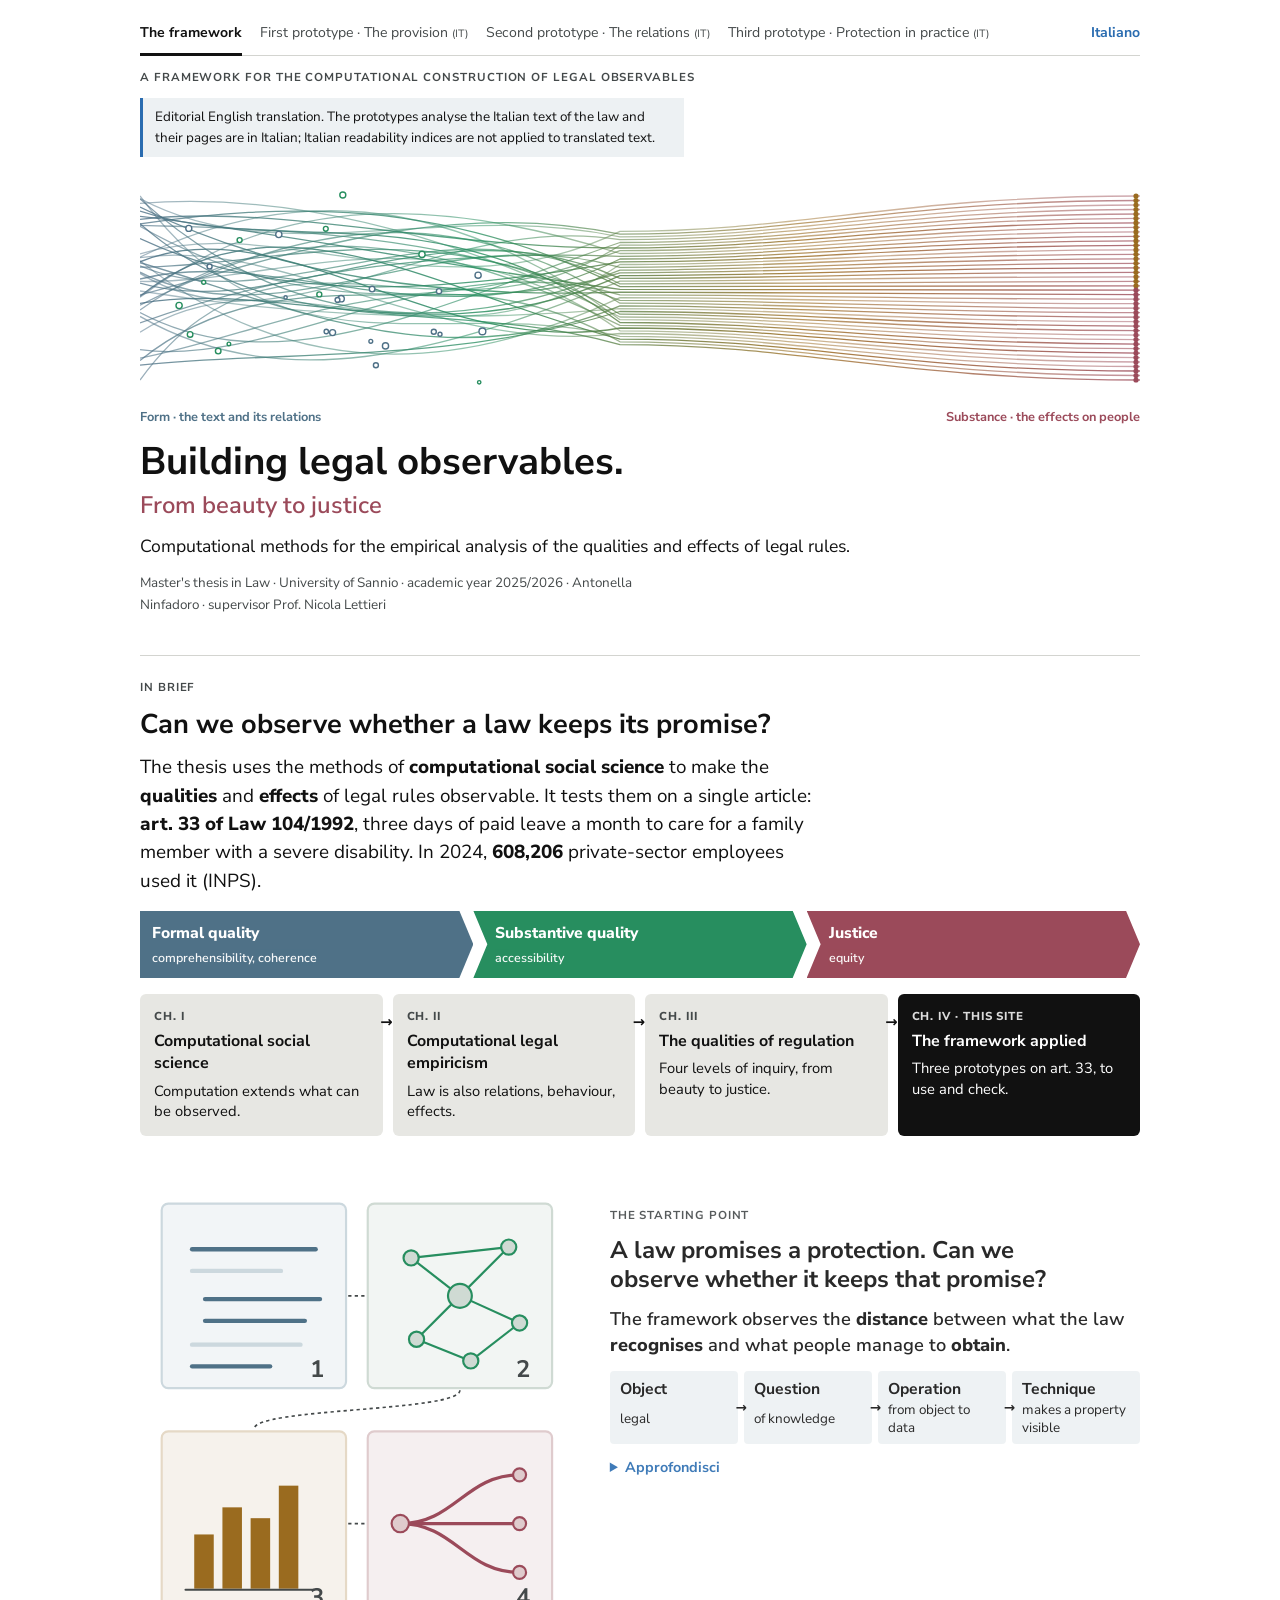
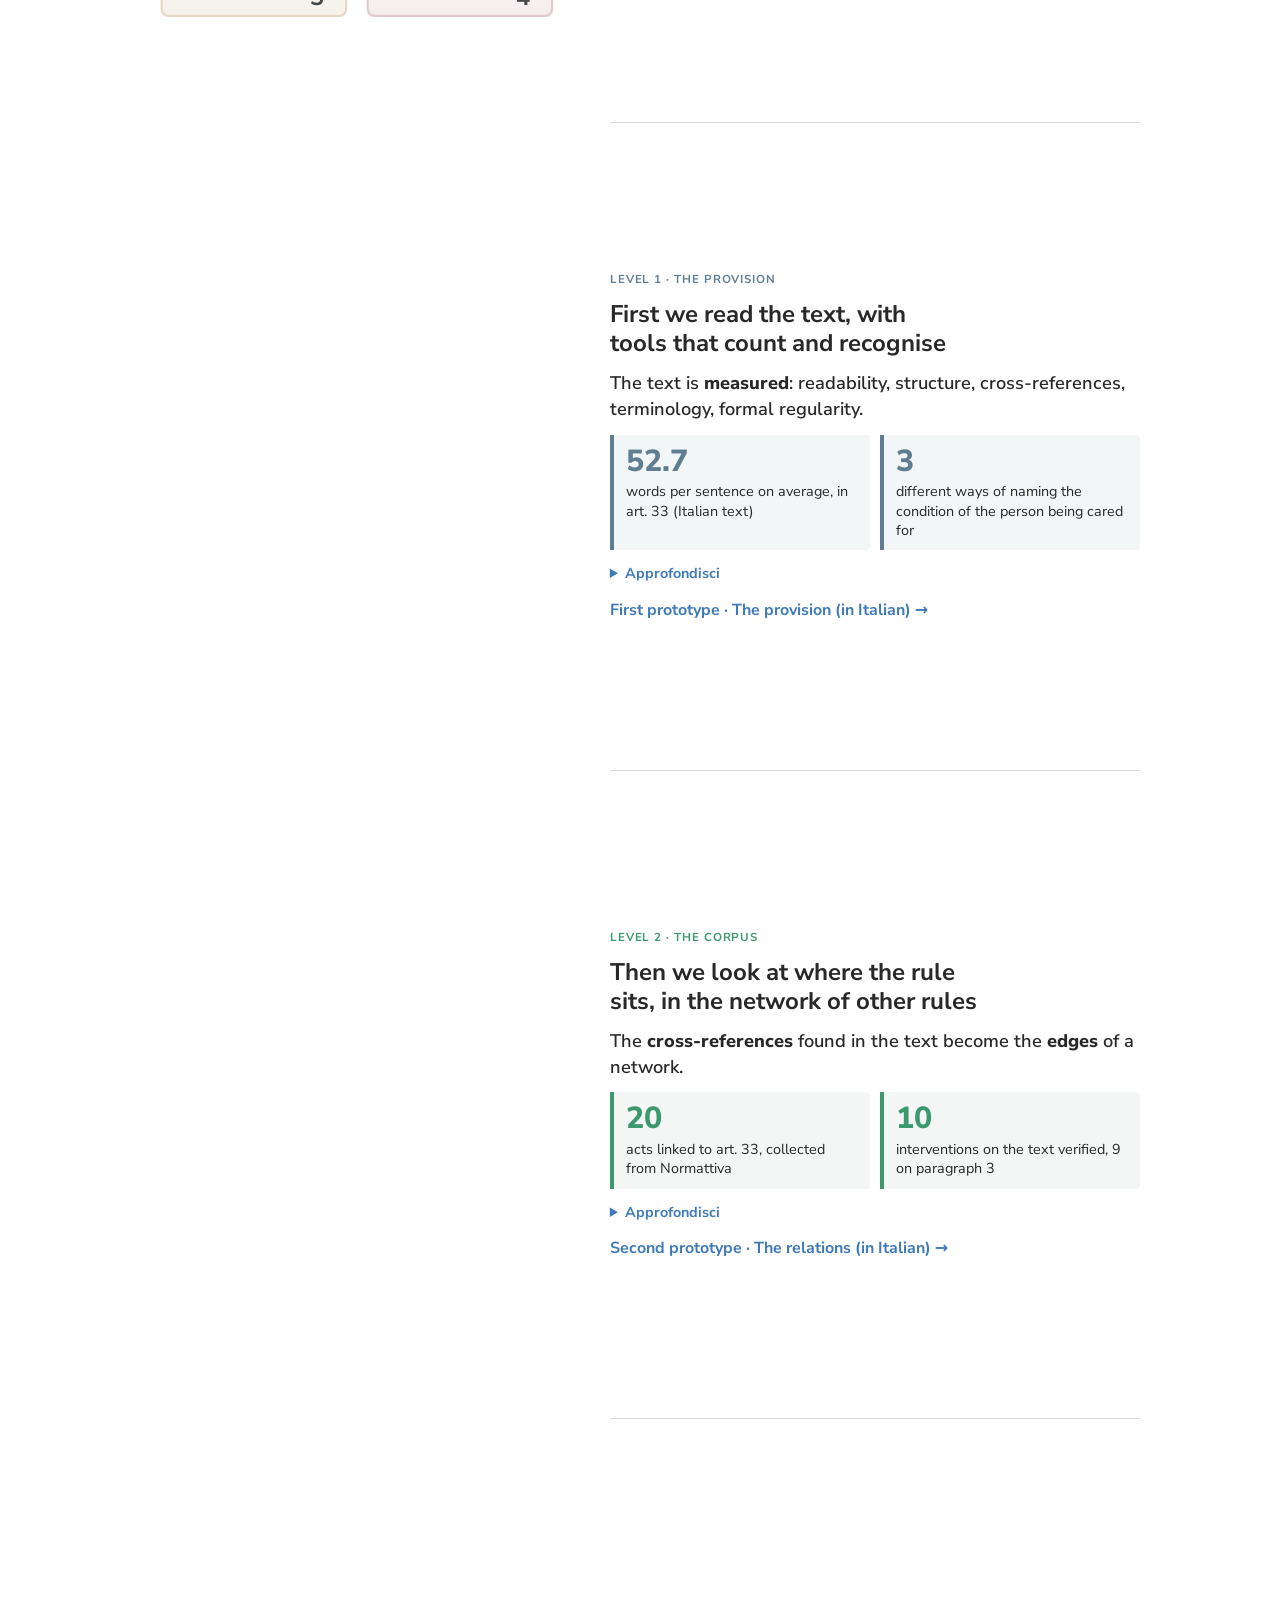
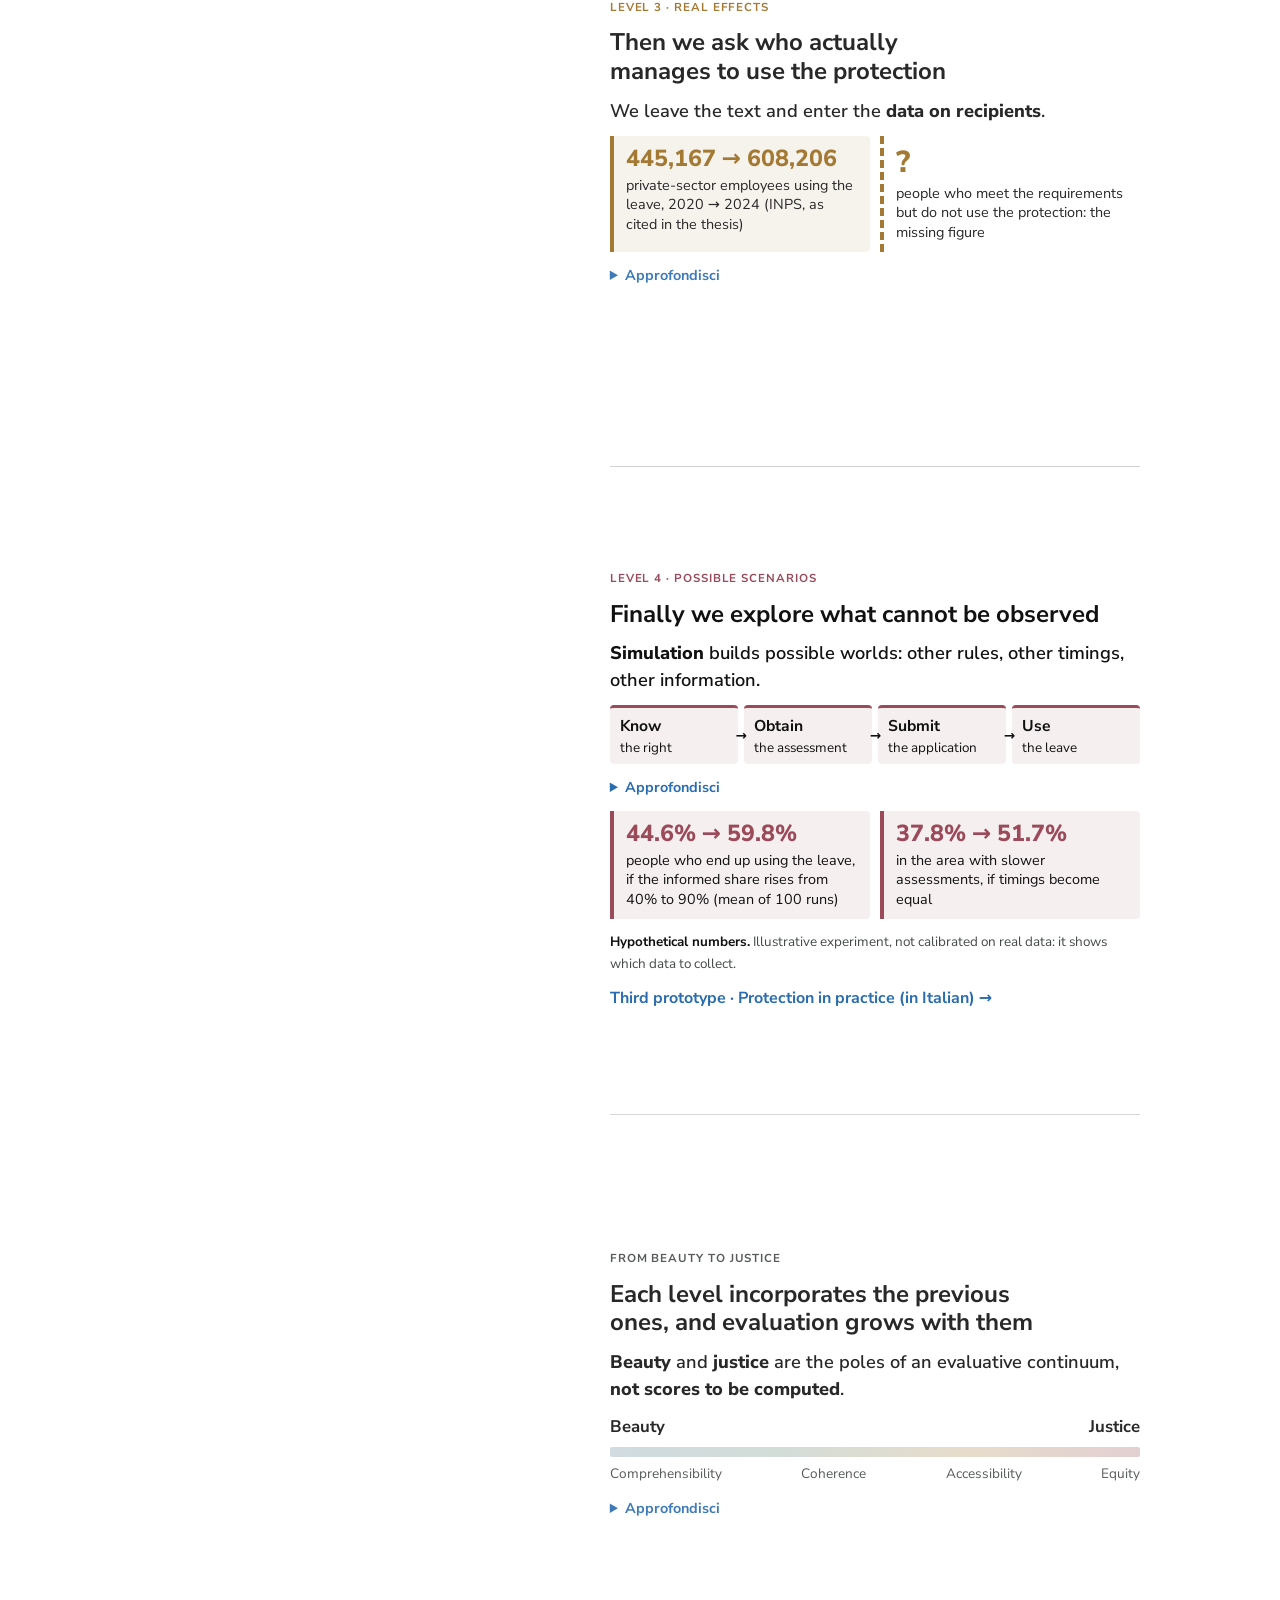
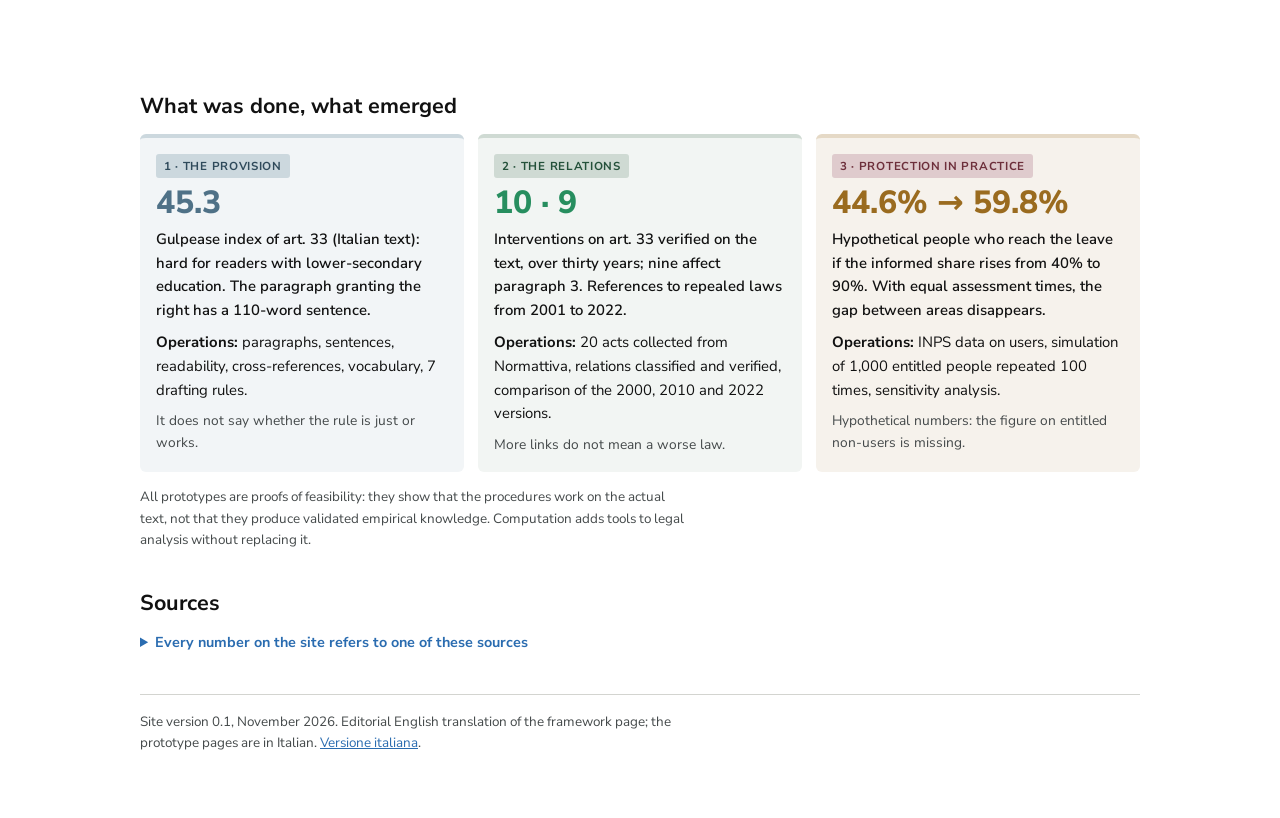
<file: en/index.html>
<!doctype html>
<html lang="en">
<head>
<meta charset="utf-8">
<link rel="icon" href="../assets/icona.svg" type="image/svg+xml">
<meta name="viewport" content="width=device-width, initial-scale=1, viewport-fit=cover">
<title>Building legal observables · From beauty to justice</title>
<meta name="claude:viewport-fit-sides" content="cover">
<meta name="description" content="A framework for the computational construction of legal observables: three prototypes for four levels of inquiry, applied to the work leave of art. 33 of Italian Law 104/1992.">
<link rel="stylesheet" href="https://fonts.googleapis.com/css2?family=Nunito+Sans:ital,wght@0,400;0,600;0,700;1,400&display=swap">
<link rel="stylesheet" href="../assets/base.css">
<link rel="stylesheet" href="../assets/percorso.css">
</head>
<body>
<div class="pagina">

<header class="testata">
  <nav class="nav" aria-label="Site sections">
    <a href="index.html" aria-current="page">The framework</a>
    <a class="n1" href="../testo/index.html">First prototype · The provision <small>(IT)</small></a>
    <a class="n2" href="../relazioni/index.html">Second prototype · The relations <small>(IT)</small></a>
    <a class="n3" href="../effetti/index.html">Third prototype · Protection in practice <small>(IT)</small></a>
    <a class="lingua" href="../index.html" lang="it">Italiano</a>
  </nav>
  <span class="etichetta">A framework for the computational construction of legal observables</span>
  <p class="avviso-lingua">Editorial English translation. The prototypes analyse the Italian text of the law and their pages are in Italian; Italian readability indices are not applied to translated text.</p>
  <figure class="emblema">
    <img src="../assets/emblema.svg" alt="Illustration: tangled lines on the left, like the cross-references of a legal text, converge and open on the right into an orderly fan; the colours shift from the blue and green of form to the ochre and pink of substance." width="1000" height="230">
    <figcaption><span class="e-forma">Form · the text and its relations</span><span class="e-sost">Substance · the effects on people</span></figcaption>
  </figure>
  <h1>Building legal observables. <span class="h1-sotto">From beauty to justice</span></h1>
  <p class="sottotitolo">Computational methods for the empirical analysis of the qualities and effects of legal rules.</p>
  <p class="nota">Master's thesis in Law · University of Sannio · academic year 2025/2026 · Antonella Ninfadoro · supervisor Prof. Nicola Lettieri</p>
</header>



<section class="inbreve" aria-labelledby="t-inbreve">
  <span class="etichetta">In brief</span>
  <h2 id="t-inbreve">Can we observe whether a law keeps its promise?</h2>
  <p class="ib-lead">The thesis uses the methods of <b>computational social science</b> to make the <b>qualities</b> and <b>effects</b> of legal rules observable. It tests them on a single article: <b>art. 33 of Law 104/1992</b>, three days of paid leave a month to care for a family member with a severe disability. In 2024, <b>608,206</b> private-sector employees used it (INPS).</p>
  <div class="transizione" aria-label="From formal quality to justice">
    <span class="tr-1">Formal quality<small>comprehensibility, coherence</small></span>
    <span class="tr-2">Substantive quality<small>accessibility</small></span>
    <span class="tr-3">Justice<small>equity</small></span>
  </div>
  <ol class="percorso-tesi" aria-label="The chapters of the thesis">
    <li><span class="pt-cap">Ch. I</span><b>Computational social science</b><p>Computation extends what can be observed.</p></li>
    <li><span class="pt-cap">Ch. II</span><b>Computational legal empiricism</b><p>Law is also relations, behaviour, effects.</p></li>
    <li><span class="pt-cap">Ch. III</span><b>The qualities of regulation</b><p>Four levels of inquiry, from beauty to justice.</p></li>
    <li class="qui"><span class="pt-cap">Ch. IV · this site</span><b>The framework applied</b><p>Three prototypes on art. 33, to use and check.</p></li>
  </ol>
</section>

<section class="percorso" aria-label="The framework, level by level">
  <div class="scena" aria-hidden="true">
    <svg id="scena" viewBox="0 0 400 420">
      <g class="liv" data-liv="1" transform="translate(20,20)">
        <rect class="fondo f-disp" width="170" height="170" rx="6"/>
        <line class="tratto" x1="28" y1="42" x2="142" y2="42"/><line class="tratto lieve" x1="28" y1="62" x2="110" y2="62"/>
        <line class="tratto" x1="40" y1="88" x2="146" y2="88"/><line class="tratto" x1="40" y1="108" x2="132" y2="108"/>
        <line class="tratto lieve" x1="28" y1="130" x2="128" y2="130"/><line class="tratto" x1="28" y1="150" x2="100" y2="150"/>
        <text class="num" x="150" y="160">1</text>
      </g>
      <g class="liv" data-liv="2" transform="translate(210,20)">
        <rect class="fondo f-corp" width="170" height="170" rx="6"/>
        <g class="rete">
          <line x1="85" y1="85" x2="40" y2="50"/><line x1="85" y1="85" x2="130" y2="40"/><line x1="85" y1="85" x2="140" y2="110"/>
          <line x1="85" y1="85" x2="45" y2="125"/><line x1="40" y1="50" x2="130" y2="40"/><line x1="45" y1="125" x2="95" y2="145"/><line x1="140" y1="110" x2="95" y2="145"/>
          <circle cx="85" cy="85" r="11"/><circle cx="40" cy="50" r="7"/><circle cx="130" cy="40" r="7"/><circle cx="140" cy="110" r="7"/><circle cx="45" cy="125" r="7"/><circle cx="95" cy="145" r="7"/>
        </g>
        <text class="num" x="150" y="160">2</text>
      </g>
      <g class="liv" data-liv="3" transform="translate(20,230)">
        <rect class="fondo f-eff" width="170" height="170" rx="6"/>
        <g class="barre"><rect x="30" y="95" width="18" height="50"/><rect x="56" y="70" width="18" height="75"/><rect x="82" y="80" width="18" height="65"/><rect x="108" y="50" width="18" height="95"/></g>
        <line class="tratto" x1="22" y1="146" x2="140" y2="146"/>
        <text class="num" x="150" y="160">3</text>
      </g>
      <g class="liv" data-liv="4" transform="translate(210,230)">
        <rect class="fondo f-sim" width="170" height="170" rx="6"/>
        <g class="rami"><path d="M30 85 C80 85 90 40 140 40"/><path d="M30 85 L140 85"/><path d="M30 85 C80 85 90 130 140 130"/>
          <circle cx="30" cy="85" r="8"/><circle cx="140" cy="40" r="6"/><circle cx="140" cy="85" r="6"/><circle cx="140" cy="130" r="6"/></g>
        <text class="num" x="150" y="160">4</text>
      </g>
      <path class="freccia" d="M192 105 H208"/><path class="freccia" d="M295 192 C295 212 105 208 105 228"/><path class="freccia" d="M192 315 H208"/>
    </svg>
  </div>

  <div class="passi">
    <article class="passo" data-passo="0">
      <span class="etichetta">The starting point</span>
      <h2>A law promises a protection. Can we observe whether it keeps that promise?</h2>
      <p class="tesi">The framework observes the <b>distance</b> between what the law <b>recognises</b> and what people manage to <b>obtain</b>.</p>
      <ol class="catena" aria-label="The four elements of the framework">
        <li><b>Object</b><span>legal</span></li>
        <li><b>Question</b><span>of knowledge</span></li>
        <li><b>Operation</b><span>from object to data</span></li>
        <li><b>Technique</b><span>makes a property visible</span></li>
      </ol>
      <details class="altro">
        <summary>Approfondisci</summary>
        <p>Article 3(2) of the Italian Constitution requires the removal of obstacles that limit equality "in fact": attention shifts from the text of the rule to people's lives. The framework is not a single method. Each technique comes in after a precise question.</p>
      </details>
    </article>

    <article class="passo" data-passo="1">
      <span class="etichetta l1">Level 1 · The provision</span>
      <h2>First we read the text, with tools that count and recognise</h2>
      <p class="tesi">The text is <b>measured</b>: readability, structure, cross-references, terminology, formal regularity.</p>
      <div class="cifre l1">
        <div><b>52.7</b><span>words per sentence on average, in art. 33 (Italian text)</span></div>
        <div><b>3</b><span>different ways of naming the condition of the person being cared for</span></div>
      </div>
      <details class="altro">
        <summary>Approfondisci</summary>
        <p>A legal text is made of words, and words can be counted and recognised. The three names for the condition correspond to layers of amendments: "disabilità" appears only in the paragraphs rewritten in 2022.</p>
      </details>
      <a class="vai" href="../testo/index.html">First prototype · The provision (in Italian) →</a>
    </article>

    <article class="passo" data-passo="2">
      <span class="etichetta l2">Level 2 · The corpus</span>
      <h2>Then we look at where the rule sits, in the network of other rules</h2>
      <p class="tesi">The <b>cross-references</b> found in the text become the <b>edges</b> of a network.</p>
      <div class="cifre l2">
        <div><b>20</b><span>acts linked to art. 33, collected from Normattiva</span></div>
        <div><b>10</b><span>interventions on the text verified, 9 on paragraph 3</span></div>
      </div>
      <details class="altro">
        <summary>Approfondisci</summary>
        <p>A provision that is clear on its own can become obscure inside a chain of cross-references and amendments. Art. 33 refers to <b>4 other acts</b>. With its update notes the corpus reaches <b>20 acts</b>: amendments, interpretations, derogations and a Constitutional Court ruling. Ten relations are already verified on the text.</p>
      </details>
      <a class="vai" href="../relazioni/index.html">Second prototype · The relations (in Italian) →</a>
    </article>

    <article class="passo" data-passo="3">
      <span class="etichetta l3">Level 3 · Real effects</span>
      <h2>Then we ask who actually manages to use the protection</h2>
      <p class="tesi">We leave the text and enter the <b>data on recipients</b>.</p>
      <div class="cifre l3">
        <div><b>445,167 → 608,206</b><span>private-sector employees using the leave, 2020 → 2024 (INPS, as cited in the thesis)</span></div>
        <div class="manca"><b>?</b><span>people who meet the requirements but do not use the protection: the missing figure</span></div>
      </div>
      <details class="altro">
        <summary>Approfondisci</summary>
        <p>Attributing an effect to a rule requires an adequate research design. The observable to build is non-take-up: who meets the requirements and does not use the protection, where and why. In 2020 more leave days were available (Decree-Law 18/2020), so the comparison with 2024 needs care.</p>
      </details>
    </article>

    <article class="passo" data-passo="4">
      <span class="etichetta l4">Level 4 · Possible scenarios</span>
      <h2>Finally we explore what cannot be observed</h2>
      <p class="tesi"><b>Simulation</b> builds possible worlds: other rules, other timings, other information.</p>
      <ol class="catena l4" aria-label="Steps a simulation could follow">
        <li><b>Know</b><span>the right</span></li>
        <li><b>Obtain</b><span>the assessment</span></li>
        <li><b>Submit</b><span>the application</span></li>
        <li><b>Use</b><span>the leave</span></li>
      </ol>
      <details class="altro">
        <summary>Approfondisci</summary>
        <p>Results depend on the assumptions and must be read with sensitivity analysis. The third prototype simulates 1,000 hypothetical entitled people going through the four steps; each scenario is repeated 100 times.</p>
      </details>
      <div class="cifre l4">
        <div><b>44.6% → 59.8%</b><span>people who end up using the leave, if the informed share rises from 40% to 90% (mean of 100 runs)</span></div>
        <div><b>37.8% → 51.7%</b><span>in the area with slower assessments, if timings become equal</span></div>
      </div>
      <p class="nota stato-liv"><b>Hypothetical numbers.</b> Illustrative experiment, not calibrated on real data: it shows which data to collect.</p>
      <a class="vai" href="../effetti/index.html">Third prototype · Protection in practice (in Italian) →</a>
    </article>

    <article class="passo" data-passo="5">
      <span class="etichetta">From beauty to justice</span>
      <h2>Each level incorporates the previous ones, and evaluation grows with them</h2>
      <p class="tesi"><b>Beauty</b> and <b>justice</b> are the poles of an evaluative continuum, <b>not scores to be computed</b>.</p>
      <div class="continuum">
        <div class="c-poli"><b>Beauty</b><b>Justice</b></div>
        <div class="c-barra"></div>
        <div class="c-criteri"><span>Comprehensibility</span><span>Coherence</span><span>Accessibility</span><span>Equity</span></div>
      </div>
      <details class="altro">
        <summary>Approfondisci</summary>
        <p>The first two levels mainly inform a judgement on formal quality; the third and fourth a judgement on effects. Data do not say that a law is just. They make observable the consequences that matter for that judgement, which remains entrusted to an explicit normative criterion.</p>
      </details>
    </article>
  </div>
</section>

<section aria-labelledby="t-tre">
  <h2 id="t-tre">What was done, what emerged</h2>
  <div class="schede-pr">
    <a class="spr disp" href="../testo/index.html">
      <span class="statuto misurato">1 · the provision</span>
      <b class="spr-n">45.3</b>
      <p class="spr-d">Gulpease index of art. 33 (Italian text): hard for readers with lower-secondary education. The paragraph granting the right has a 110-word sentence.</p>
      <p><b>Operations:</b> paragraphs, sentences, readability, cross-references, vocabulary, 7 drafting rules.</p>
      <p class="spr-no">It does not say whether the rule is just or works.</p>
    </a>
    <a class="spr corp" href="../relazioni/index.html">
      <span class="statuto progetto">2 · the relations</span>
      <b class="spr-n">10 · 9</b>
      <p class="spr-d">Interventions on art. 33 verified on the text, over thirty years; nine affect paragraph 3. References to repealed laws from 2001 to 2022.</p>
      <p><b>Operations:</b> 20 acts collected from Normattiva, relations classified and verified, comparison of the 2000, 2010 and 2022 versions.</p>
      <p class="spr-no">More links do not mean a worse law.</p>
    </a>
    <a class="spr eff" href="../effetti/index.html">
      <span class="statuto simulato">3 · protection in practice</span>
      <b class="spr-n">44.6% → 59.8%</b>
      <p class="spr-d">Hypothetical people who reach the leave if the informed share rises from 40% to 90%. With equal assessment times, the gap between areas disappears.</p>
      <p><b>Operations:</b> INPS data on users, simulation of 1,000 entitled people repeated 100 times, sensitivity analysis.</p>
      <p class="spr-no">Hypothetical numbers: the figure on entitled non-users is missing.</p>
    </a>
  </div>
  <p class="nota">All prototypes are proofs of feasibility: they show that the procedures work on the actual text, not that they produce validated empirical knowledge. Computation adds tools to legal analysis without replacing it.</p>
</section>


<section class="fonti" id="fonti" aria-labelledby="t-fonti">
  <h2 id="t-fonti">Sources</h2>
  <details class="altro">
  <summary>Every number on the site refers to one of these sources</summary>
  <p class="nota"><span class="verifica">In orange</span>: what remains to be verified. Italian titles are given in the original.</p>
  <div class="fonti-gruppi">
    <div>
      <h3>Legal texts</h3>
      <ul>
        <li>Law no. 104 of 5 February 1992, arts. 3, 4 and 33, consolidated text from <a href="https://www.normattiva.it/eli/stato/LEGGE/1992/02/05/104/CONSOLIDATED/" target="_blank" rel="noopener">Normattiva</a>, copied on 3 November 2026, in force as of 5 November 2026.</li>
        <li>The acts linked to art. 33 (20 rows of the corpus), listed with their Normattiva address in the <a href="../relazioni/index.html">second prototype</a>.</li>
        <li>Presidenza del Consiglio dei ministri, Camera dei deputati, Senato della Repubblica, <i>Regole e raccomandazioni per la formulazione tecnica dei testi legislativi</i>, circular letter of 20 April 2001. <span class="verifica">Read on a non-institutional copy, to be checked against the official text.</span></li>
      </ul>
    </div>
    <div>
      <h3>Literature</h3>
      <ul>
        <li>E. Fameli, P. Mercatali, M. Ragona, D. Tiscornia, in G. Peruginelli, M. Ragona (eds.), <i>L'informatica giuridica in Italia</i>, ESI, 2014, §§ 10-11.</li>
        <li>P. Mercatali, "Legimatica: definizione, classificazione, àmbiti di applicazione", in S. Faro, N. Lettieri, A. Tartaglia Polcini (eds.), <i>Diritto e tecnologie</i>, ESI, 2011, pp. 41-52.</li>
        <li>P. Lucisano, M.E. Piemontese, "GULPEASE: una formula per la predizione della difficoltà dei testi in lingua italiana", <i>Scuola e città</i>, 1988, n. 3. <span class="verifica">Page numbers differ across secondary sources.</span></li>
        <li>D. Brunato, G. Venturi, "Le tecnologie linguistico-computazionali nella misura della leggibilità di testi giuridici", <i>Informatica e diritto</i>, 2014, n. 1, pp. 111-142.</li>
        <li>D.M. Katz, M.J. Bommarito II, "Measuring the Complexity of the Law: The United States Code", <i>Artificial Intelligence and Law</i>, 22(4), 2014, pp. 337-374, as presented in the thesis.</li>
        <li>A. Bolioli, P. Mercatali, F. Romano, "Formal Models for a Legislative Grammar - Explicit Text Amendment", 2004.</li>
      </ul>
    </div>
    <div>
      <h3>Thesis, data and materials</h3>
      <ul>
        <li>A. Ninfadoro, <i>Costruire osservabili giuridici. Metodi computazionali per l'analisi empirica delle qualità e degli effetti delle norme</i>, master's thesis, University of Sannio, supervisor Prof. N. Lettieri, academic year 2025/2026. Page numbers refer to the version currently being written.</li>
        <li>INPS, Coordinamento Generale Statistico Attuariale, <i>Osservatorio statistico. Prestazioni a sostegno della famiglia, anni 2020-2024</i>, dicembre 2025, Tavola 6.1, as cited in the thesis (ch. IV, § 1.2). <span class="verifica">To be checked against the original table.</span></li>
        <li>N. Lettieri, materials "Costruzione di osservabili giuridici" (scheme of the four levels and evaluative continuum).</li>
      </ul>
    </div>
  </div>
  <p class="nota">The labels [F] documented source, [A] adaptation, [V] to be verified and [P] original proposal appear in the method sheets of each prototype.</p>
  </details>
</section>

<footer>
  <p>Site version 0.1, November 2026. Editorial English translation of the framework page; the prototype pages are in Italian. <a href="../index.html" lang="it">Versione italiana</a>.</p>
</footer>
</div>
<script>
(function () {
  // Narrative: the visible step lights up its level; previous levels stay lit.
  var passi = document.querySelectorAll('.passo'), scena = document.getElementById('scena');
  if (!('IntersectionObserver' in window) || !scena) return;
  document.documentElement.classList.add('con-scena');
  function accendi(n) {
    scena.setAttribute('data-passo', n);
    passi.forEach(function (p) { p.classList.toggle('attivo', p.getAttribute('data-passo') === String(n)); });
  }
  var oss = new IntersectionObserver(function (voci) {
    voci.forEach(function (v) { if (v.isIntersecting) accendi(v.target.getAttribute('data-passo')); });
  }, { rootMargin: '-45% 0px -45% 0px' });
  passi.forEach(function (p) { oss.observe(p); });
  accendi(0);
})();
</script>
</body>
</html>
</file>
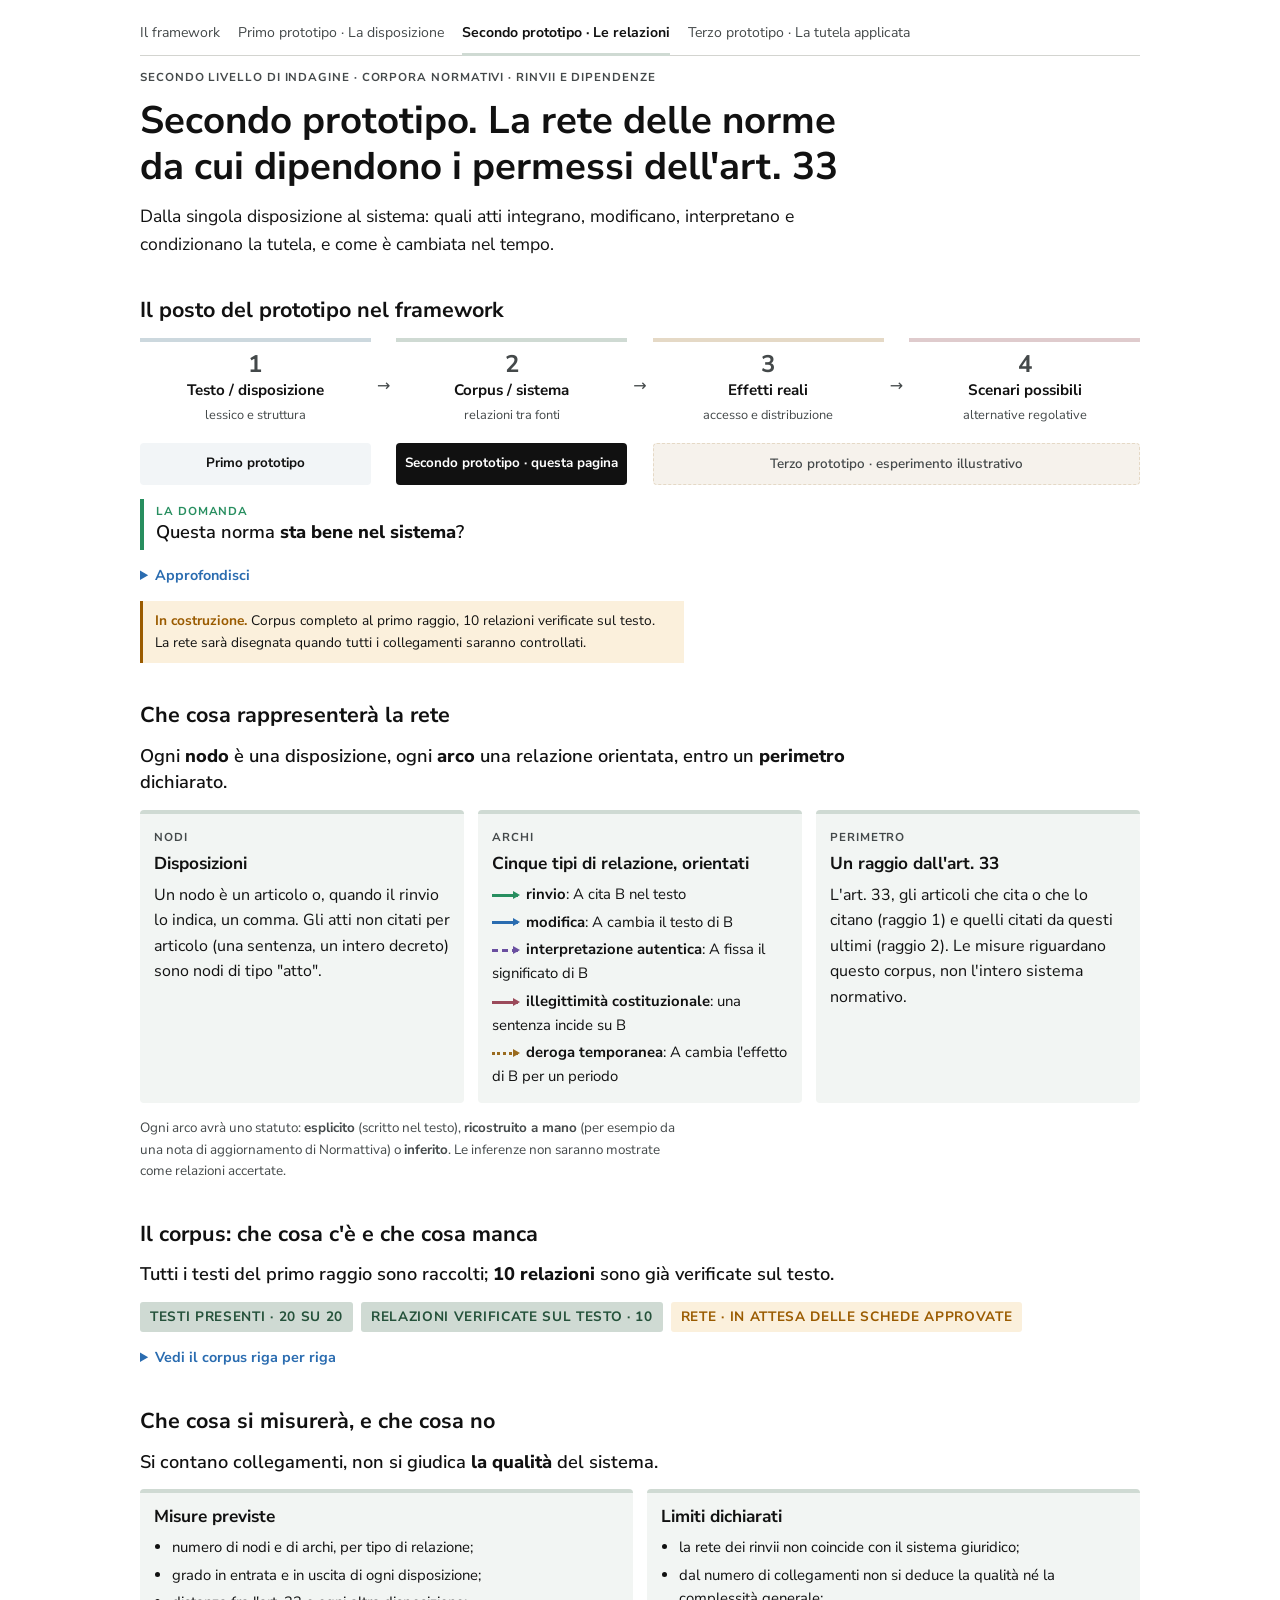
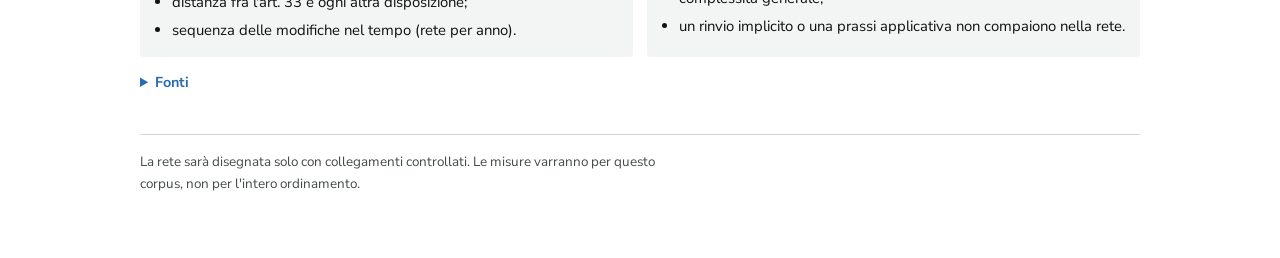
<file: relazioni/index.html>
<!doctype html>
<html lang="it">
<head>
<meta charset="utf-8">
<link rel="icon" href="../assets/icona.svg" type="image/svg+xml">
<meta name="viewport" content="width=device-width, initial-scale=1, viewport-fit=cover">
<title>Secondo prototipo · Le relazioni</title>
<meta name="claude:viewport-fit-sides" content="cover">
<link rel="stylesheet" href="https://fonts.googleapis.com/css2?family=Nunito+Sans:ital,wght@0,400;0,600;0,700;1,400&display=swap">
<link rel="stylesheet" href="../assets/base.css">
<link rel="stylesheet" href="stile.css">
</head>
<body>
<div class="pagina">

<header class="testata">
  <nav class="nav" aria-label="Sezioni del sito">
    <a href="../index.html">Il framework</a>
    <a class="n1" href="../testo/index.html">Primo prototipo · La disposizione</a>
    <a class="n2" href="index.html" aria-current="page">Secondo prototipo · Le relazioni</a>
    <a href="../effetti/index.html">Terzo prototipo · La tutela applicata</a>
  </nav>
  <span class="etichetta">Secondo livello di indagine · Corpora normativi · Rinvii e dipendenze</span>
  <h1>Secondo prototipo. La rete delle norme da cui dipendono i permessi dell'art. 33</h1>
  <p class="sottotitolo">Dalla singola disposizione al sistema: quali atti integrano, modificano, interpretano e condizionano la tutela, e come è cambiata nel tempo.</p>
</header>

<section aria-labelledby="t-posto">
  <h2 id="t-posto">Il posto del prototipo nel framework</h2>
  <div class="livelli" role="img" aria-label="Il secondo prototipo copre il secondo livello">
    <a class="lv disp" href="../testo/index.html"><span class="lv-n">1</span><b>Testo / disposizione</b><small>lessico e struttura</small></a>
    <div class="lv-freccia" aria-hidden="true">→</div>
    <div class="lv corp"><span class="lv-n">2</span><b>Corpus / sistema</b><small>relazioni tra fonti</small></div>
    <div class="lv-freccia" aria-hidden="true">→</div>
    <div class="lv eff"><span class="lv-n">3</span><b>Effetti reali</b><small>accesso e distribuzione</small></div>
    <div class="lv-freccia" aria-hidden="true">→</div>
    <div class="lv sim"><span class="lv-n">4</span><b>Scenari possibili</b><small>alternative regolative</small></div>
    <a class="pr p1" href="../testo/index.html">Primo prototipo</a>
    <div class="pr p2 attivo">Secondo prototipo · questa pagina</div>
    <a class="pr p3 futuro" href="../effetti/index.html">Terzo prototipo · esperimento illustrativo</a>
  </div>
  <p class="tesi domanda"><span>La domanda</span> Questa norma <b>sta bene nel sistema</b>?</p>
  <details class="altro"><summary>Approfondisci</summary>
  <p>Al secondo livello la domanda cambia: non più "questa norma è scritta bene?", ma "questa norma sta bene nel sistema?" (tesi, cap. III, § 2.1, b). Il primo prototipo ha già riconosciuto i rinvii dentro l'art. 33. Qui diventano gli archi di una rete. Ogni livello incorpora il precedente: per costruire la rete bisogna prima riconoscere i rinvii nel testo.</p>
  </details>
  <div class="stato"><strong>In costruzione.</strong> Corpus completo al primo raggio, 10 relazioni verificate sul testo. La rete sarà disegnata quando tutti i collegamenti saranno controllati.</div>
</section>

<section aria-labelledby="t-modello">
  <h2 id="t-modello">Che cosa rappresenterà la rete</h2>
  <p class="tesi">Ogni <b>nodo</b> è una disposizione, ogni <b>arco</b> una relazione orientata, entro un <b>perimetro</b> dichiarato.</p>
  <div class="definizioni">
    <div class="def">
      <span class="etichetta">Nodi</span>
      <h3>Disposizioni</h3>
      <p>Un nodo è un articolo o, quando il rinvio lo indica, un comma. Gli atti non citati per articolo (una sentenza, un intero decreto) sono nodi di tipo "atto".</p>
    </div>
    <div class="def">
      <span class="etichetta">Archi</span>
      <h3>Cinque tipi di relazione, orientati</h3>
      <ul class="tipi">
        <li><i class="arco rinvio"></i><b>rinvio</b>: A cita B nel testo</li>
        <li><i class="arco modifica"></i><b>modifica</b>: A cambia il testo di B</li>
        <li><i class="arco interpreta"></i><b>interpretazione autentica</b>: A fissa il significato di B</li>
        <li><i class="arco illegittima"></i><b>illegittimità costituzionale</b>: una sentenza incide su B</li>
        <li><i class="arco deroga"></i><b>deroga temporanea</b>: A cambia l'effetto di B per un periodo</li>
      </ul>
    </div>
    <div class="def">
      <span class="etichetta">Perimetro</span>
      <h3>Un raggio dall'art. 33</h3>
      <p>L'art. 33, gli articoli che cita o che lo citano (raggio 1) e quelli citati da questi ultimi (raggio 2). Le misure riguardano questo corpus, non l'intero sistema normativo.</p>
    </div>
  </div>
  <p class="nota">Ogni arco avrà uno statuto: <b>esplicito</b> (scritto nel testo), <b>ricostruito a mano</b> (per esempio da una nota di aggiornamento di Normattiva) o <b>inferito</b>. Le inferenze non saranno mostrate come relazioni accertate.</p>
</section>

<section aria-labelledby="t-corpus">
  <h2 id="t-corpus">Il corpus: che cosa c'è e che cosa manca</h2>
  <p class="tesi">Tutti i testi del primo raggio sono raccolti; <b>10 relazioni</b> sono già verificate sul testo.</p>
  <div class="conta-cop"><span class="st si">testi presenti · 20 su 20</span><span class="st si">relazioni verificate sul testo · 10</span><span class="st parz">rete · in attesa delle schede approvate</span></div>
  <details class="altro"><summary>Vedi il corpus riga per riga</summary>
  <p>Gli articoli della legge 104 sono già analizzati dal primo prototipo. Gli altri testi vanno copiati da Normattiva, alla stessa data di vigenza. Le relazioni elencate qui vengono dal testo dell'art. 33 e dalle sue note di aggiornamento: sono candidate, non ancora verificate.</p>
  <div class="tabella">
  <table class="corpus">
    <thead><tr><th>Atto e disposizione</th><th>Relazione con l'art. 33</th><th>Da dove viene</th><th>Testo</th></tr></thead>
    <tbody>
      <tr class="gruppo"><th colspan="4">Legge 104/1992</th></tr>
      <tr><td>art. 33</td><td>disposizione di partenza</td><td>—</td><td><span class="st si">presente</span></td></tr>
      <tr><td>art. 3</td><td><i class="arco rinvio"></i>rinvio indiretto: definisce la situazione di gravità</td><td>art. 4 rinvia all'art. 3</td><td><span class="st si">presente</span></td></tr>
      <tr><td>art. 4</td><td><i class="arco rinvio"></i>rinvio dal comma 2</td><td>testo dell'art. 33</td><td><span class="st si">presente</span></td></tr>
      <tr class="gruppo"><th colspan="4">Atti citati nel testo vigente</th></tr>
      <tr><td>d.lgs. 151/2001, artt. 32, 33, 43, 44, 47, 56</td><td><i class="arco rinvio"></i>rinvio dai commi 2 e 4</td><td>testo dell'art. 33</td><td><span class="st si">presente</span></td></tr>
      <tr><td>l. 76/2016, art. 1, commi 20 e 36</td><td><i class="arco rinvio"></i>rinvio dal comma 3 (4 volte)</td><td>testo dell'art. 33</td><td><span class="st si">presente</span></td></tr>
      <tr><td>l. 81/2017, art. 18, comma 3-bis</td><td><i class="arco rinvio"></i>rinvio dal comma 6-bis</td><td>testo dell'art. 33</td><td><span class="st si">presente</span></td></tr>
      <tr><td>d.lgs. 198/2006, art. 46-bis</td><td><i class="arco rinvio"></i>rinvio dal comma 7-ter</td><td>testo dell'art. 33</td><td><span class="st si">presente</span></td></tr>
      <tr><td>l. 295/1990, art. 1</td><td><i class="arco rinvio"></i>rinvio dall'art. 4 (raggio 2)</td><td>testo dell'art. 4</td><td><span class="st si">presente</span> <small>in vigore fino al 31/12/2026</small></td></tr>
      <tr class="gruppo"><th colspan="4">Atti che modificano, interpretano o derogano</th></tr>
      <tr><td>d.l. 324/1993, art. 2, comma 3-ter</td><td><i class="arco interpreta"></i>interpretazione del comma 3 · <b>verificata sul testo</b></td><td>nota di aggiornamento (2)</td><td><span class="st si">presente</span></td></tr>
      <tr><td>d.l. 324/1993, art. 2, commi 2 e 3-quater</td><td><i class="arco rinvio"></i>accertamento provvisorio "ai soli fini" dell'art. 33 (rinvio in entrata)</td><td>trovata nel testo del d.l. 324/1993</td><td><span class="st si">presente</span></td></tr>
      <tr><td>l. 537/1993, art. 3, comma 38</td><td><i class="arco deroga"></i>effetto sul computo dei permessi · <b>verificata sul testo</b></td><td>nota di aggiornamento (3)</td><td><span class="st si">presente</span></td></tr>
      <tr><td>l. 53/2000, artt. 19 e 20</td><td><i class="arco modifica"></i>modifica dei commi 3, 5, 6 ed estensione · <b>verificata sul testo</b></td><td>note di aggiornamento (11, 15)</td><td><span class="st si">presente</span></td></tr>
      <tr><td>d.lgs. 151/2001, art. 86, comma 2, lett. i)</td><td><i class="arco modifica"></i>abroga il comma 1 · <b>verificata sul testo</b></td><td>testo dell'art. 33</td><td><span class="st si">presente</span></td></tr>
      <tr><td>d.p.r. 105/2008, art. 9, comma 4</td><td><i class="arco deroga"></i>effetto sul computo delle assenze · <b>verificata sul testo</b></td><td>nota di aggiornamento (12a)</td><td><span class="st si">presente</span></td></tr>
      <tr><td>l. 183/2010, art. 24</td><td><i class="arco modifica"></i>sostituisce il comma 3, modifica il 5, aggiunge il 7-bis · <b>verificata sul testo</b></td><td>note di aggiornamento (15, 21); tesi, cap. IV, § 1.2</td><td><span class="st si">presente</span></td></tr>
      <tr><td>Corte cost., sent. 213/2016</td><td><i class="arco illegittima"></i>illegittimità parziale del comma 3 · <b>verificata sul testo</b></td><td>nota di aggiornamento (21)</td><td><span class="st si">presente</span></td></tr>
      <tr><td>d.lgs. 119/2011, art. 6, comma 1, lett. a) e b)</td><td><i class="arco modifica"></i>aggiunge al comma 3 il periodo sul cumulo e inserisce il comma 3-bis · <b>verificata sul testo</b></td><td>trovata nella sentenza 213/2016</td><td><span class="st si">presente</span></td></tr>
      <tr><td>d.l. 18/2020, art. 24, comma 1</td><td><i class="arco deroga"></i>12 + 12 giorni in più, marzo-giugno 2020 · <b>verificata sul testo</b></td><td>note di aggiornamento (26, 27)</td><td><span class="st si">presente</span></td></tr>
      <tr><td>d.lgs. 105/2022, art. 3</td><td><i class="arco modifica"></i>sostituisce i commi 2, 3, 4, inserisce 6-bis e 7-ter · <b>verificata sul testo</b></td><td>tesi, cap. IV, § 1.2</td><td><span class="st si">presente</span></td></tr>
      <tr><td>l. 104/1992, art. 2-bis (inserito nel 2022)</td><td><i class="arco rinvio"></i>divieto di discriminazione per chi chiede i permessi dell'art. 33 (rinvio in entrata)</td><td>trovata nel testo del d.lgs. 105/2022</td><td><span class="st si">presente</span></td></tr>
    </tbody>
  </table>
  </div>
  <p class="nota">Conteggio provvisorio: testo presente per 20 righe su 20. Tre righe sono state aggiunte perché trovate nei testi (d.l. 324/1993, sentenza 213/2016, d.lgs. 105/2022). I testi sono in relazioni/dati/, con le osservazioni nel file LEGGIMI.md. Le note di aggiornamento sono nel file testo/dati/l104-art33-vigente.txt.</p>
  </details>
</section>

<section aria-labelledby="t-misure">
  <h2 id="t-misure">Che cosa si misurerà, e che cosa no</h2>
  <p class="tesi">Si contano collegamenti, non si giudica <b>la qualità</b> del sistema.</p>
  <div class="definizioni">
    <div class="def">
      <h3>Misure previste</h3>
      <ul>
        <li>numero di nodi e di archi, per tipo di relazione;</li>
        <li>grado in entrata e in uscita di ogni disposizione;</li>
        <li>distanza fra l'art. 33 e ogni altra disposizione;</li>
        <li>sequenza delle modifiche nel tempo (rete per anno).</li>
      </ul>
    </div>
    <div class="def">
      <h3>Limiti dichiarati</h3>
      <ul>
        <li>la rete dei rinvii non coincide con il sistema giuridico;</li>
        <li>dal numero di collegamenti non si deduce la qualità né la complessità generale;</li>
        <li>un rinvio implicito o una prassi applicativa non compaiono nella rete.</li>
      </ul>
    </div>
  </div>
  <details class="altro"><summary>Fonti</summary><p class="nota">Fonti: Fameli et al. 2014, § 11.3.3, p. 220 (nessi normativi espliciti, in particolare novelle e rinvii); A. Bolioli, P. Mercatali, F. Romano, "Formal Models for a Legislative Grammar - Explicit Text Amendment", 2004 (riconoscimento delle disposizioni di modifica); D.M. Katz, M.J. Bommarito II, "Measuring the Complexity of the Law: The United States Code", <i>Artificial Intelligence and Law</i>, 22(4), 2014, pp. 337-374, come presentato nella tesi (cap. III, § 2.1, b).</p></details>
</section>

<footer>
  <p>La rete sarà disegnata solo con collegamenti controllati. Le misure varranno per questo corpus, non per l'intero ordinamento.</p>
</footer>
</div>
</body>
</html>
</file>
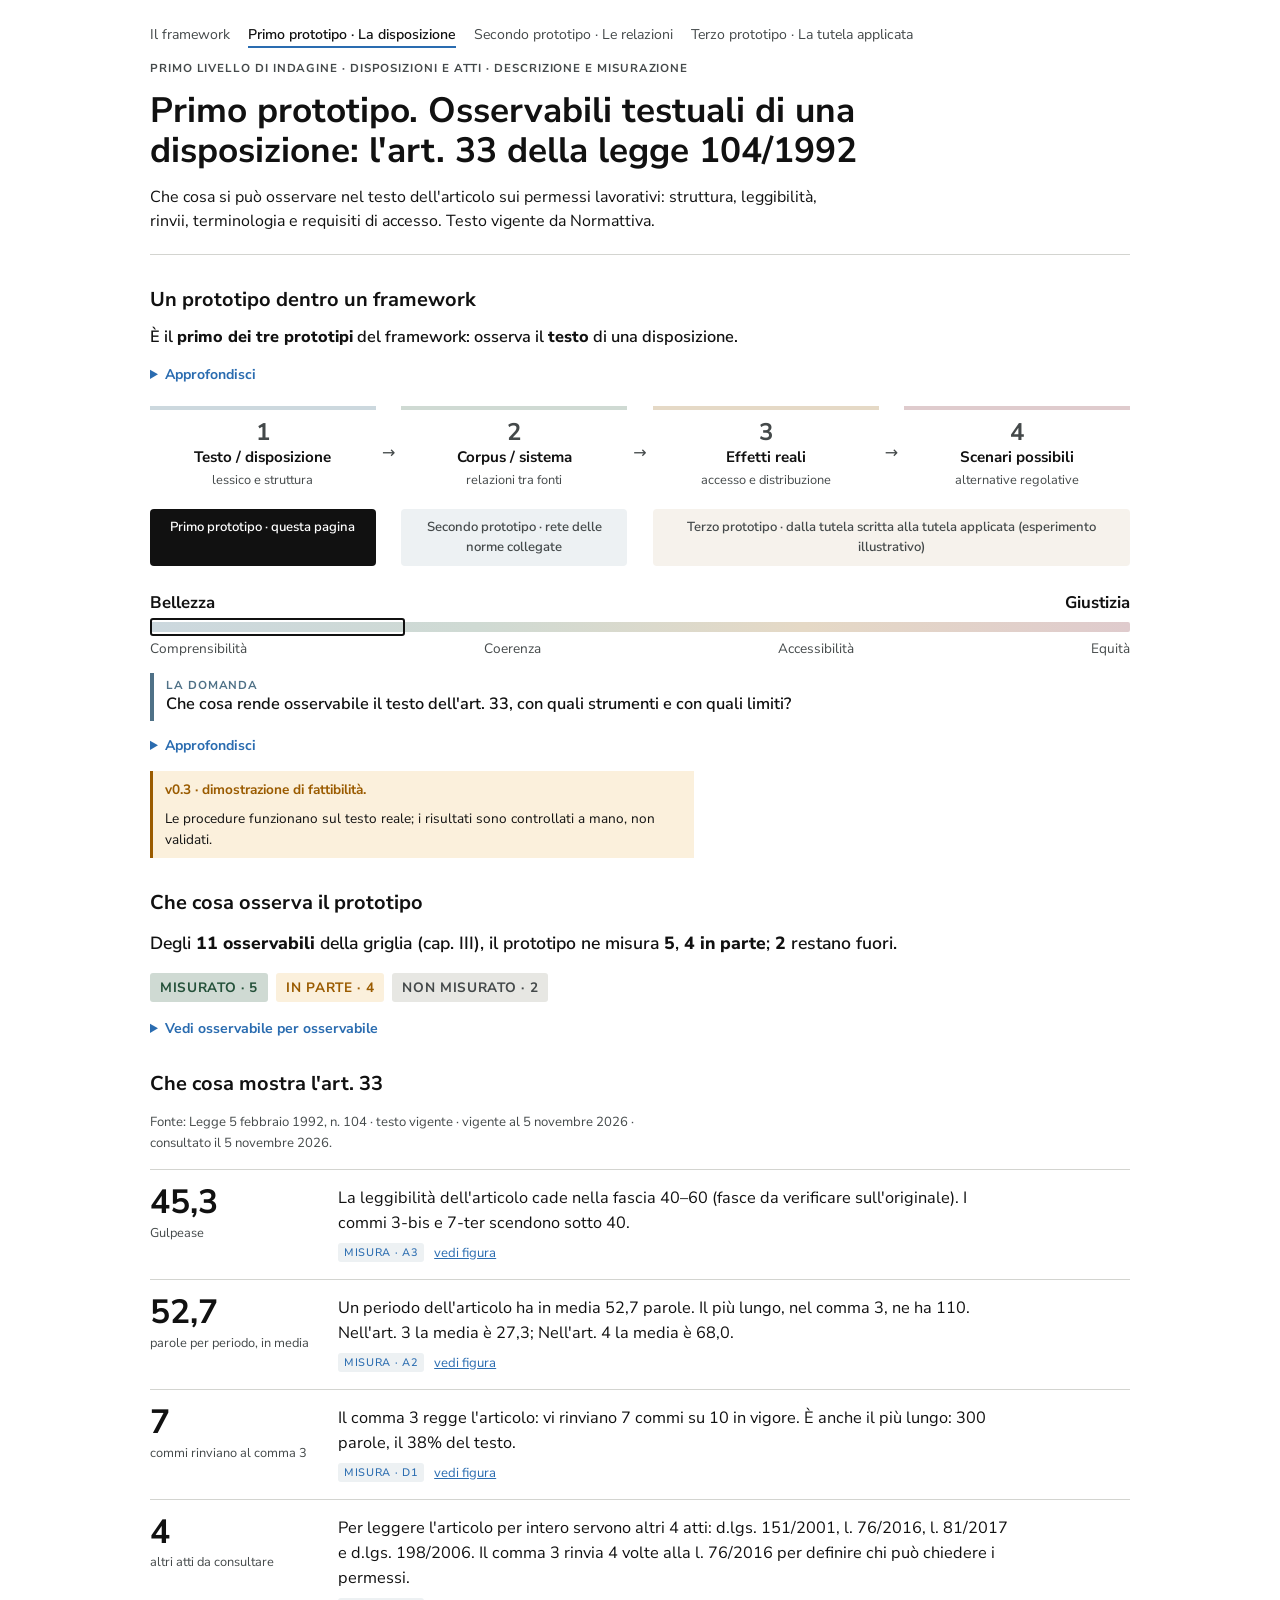
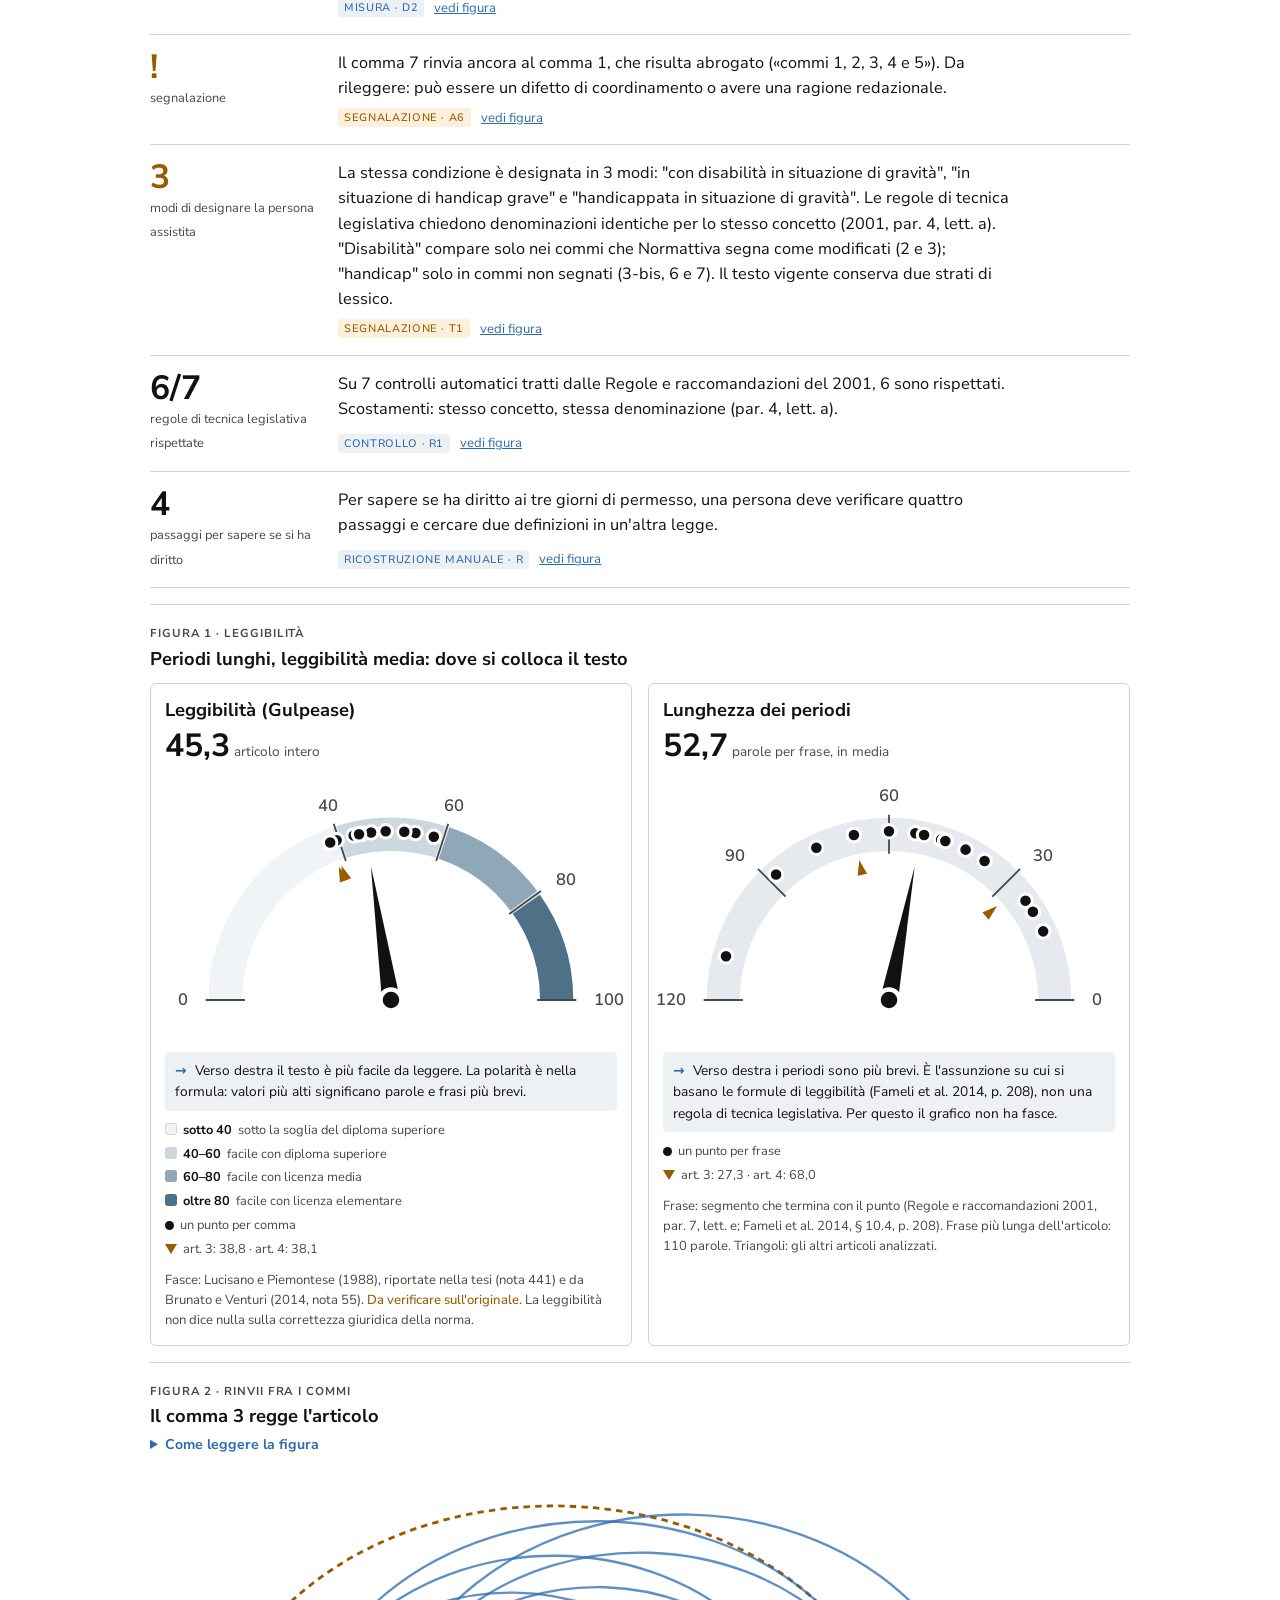
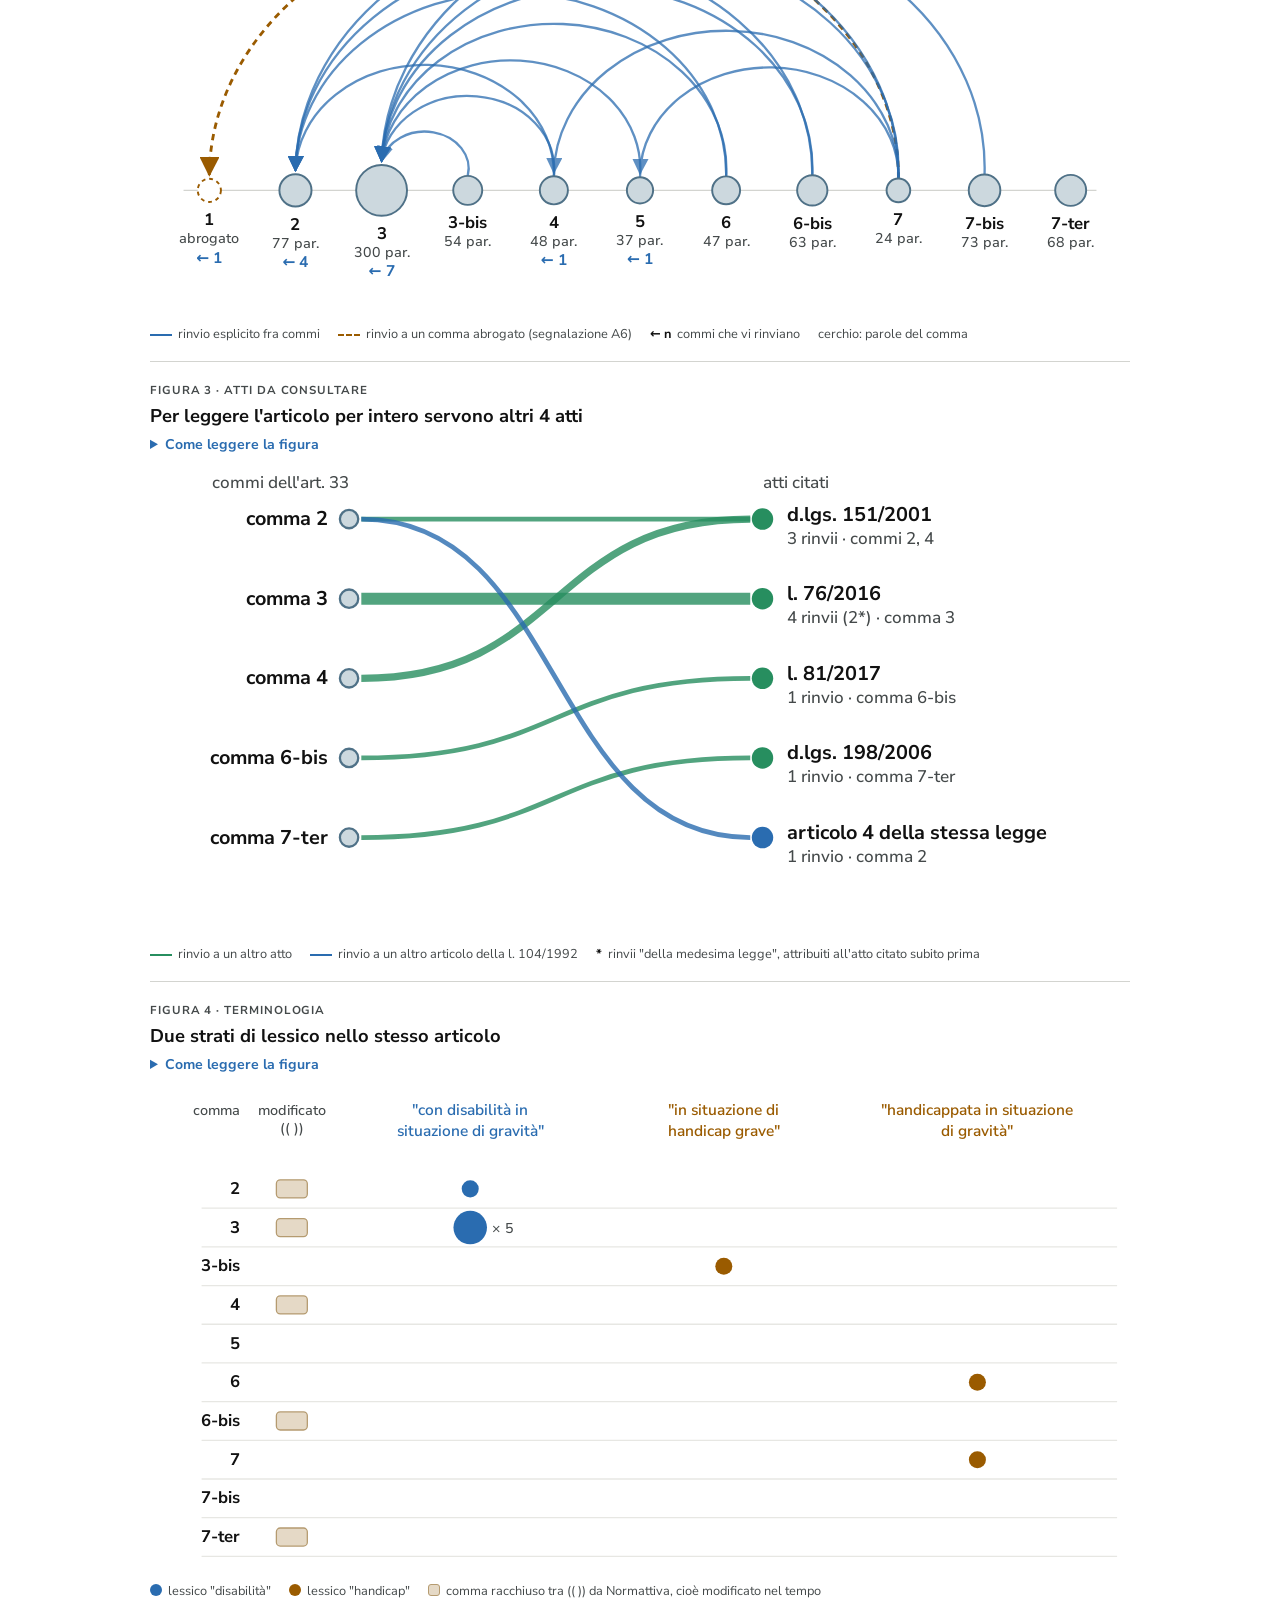
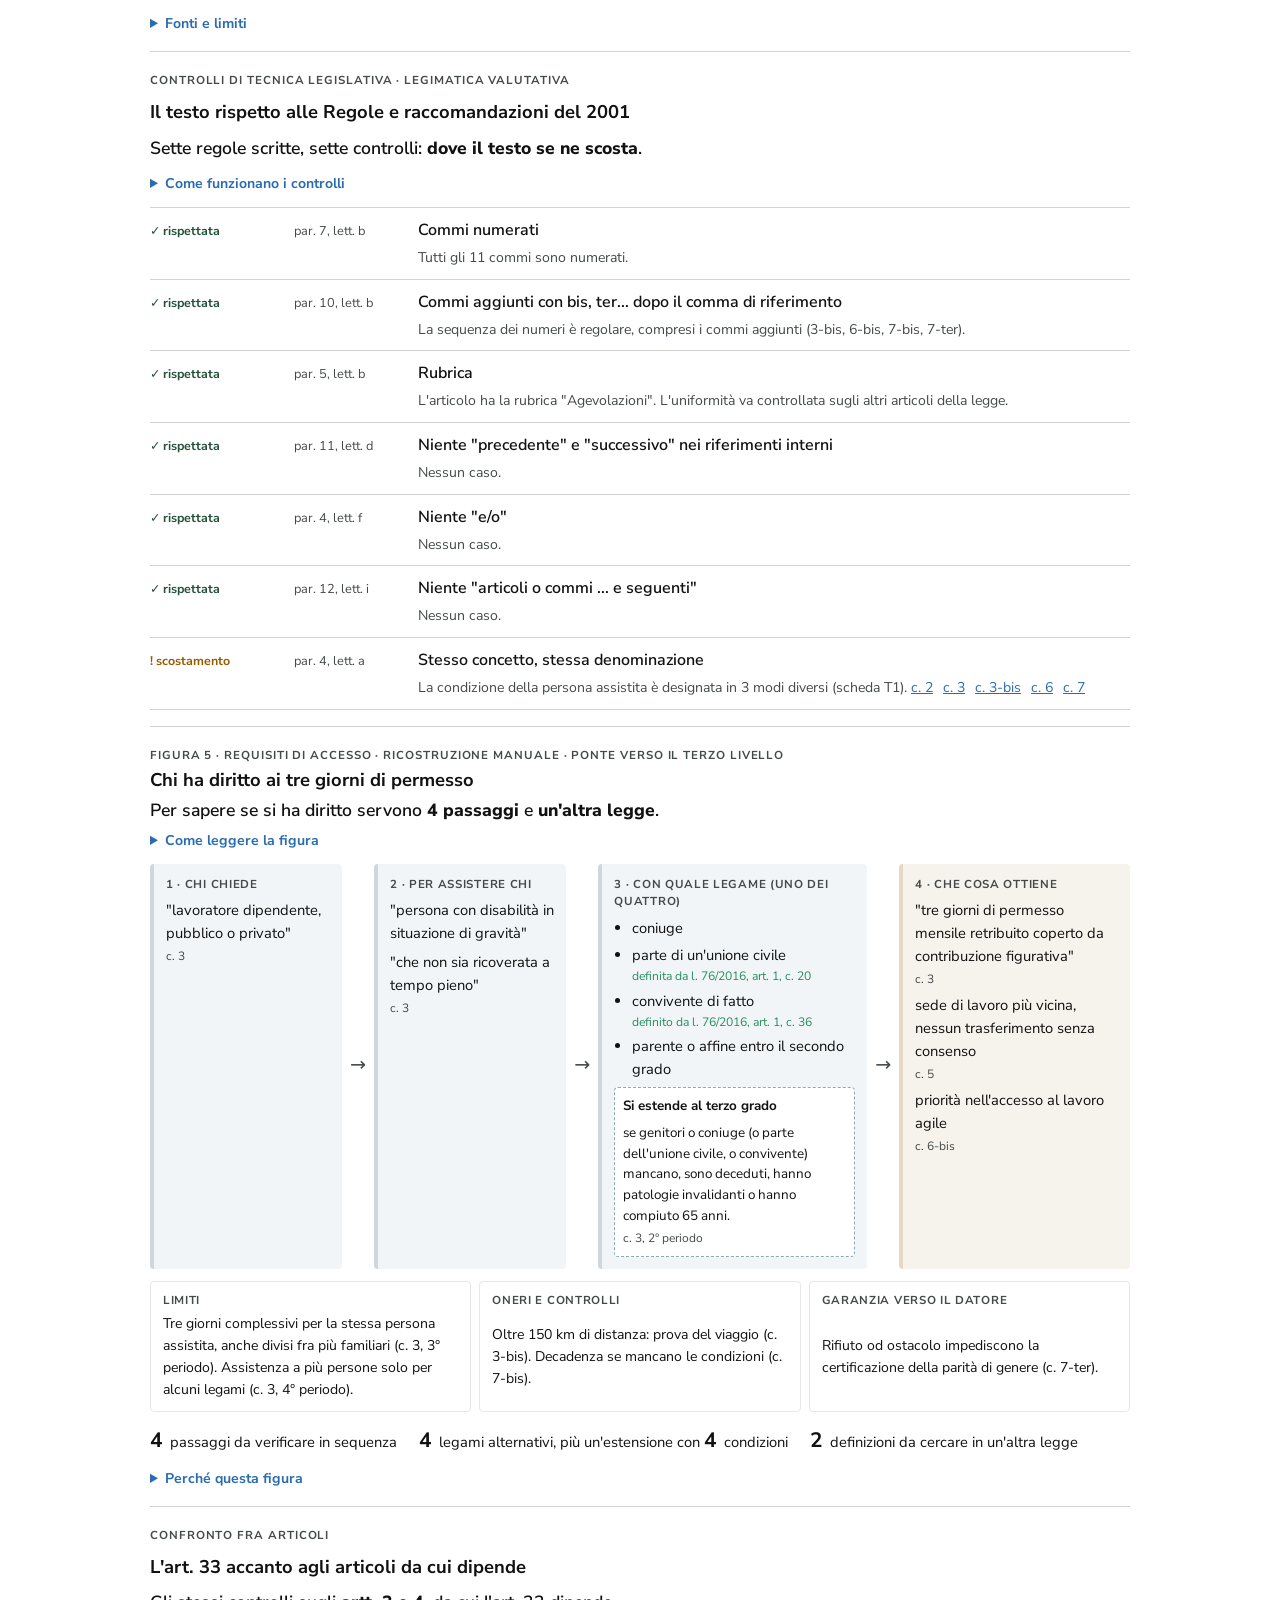
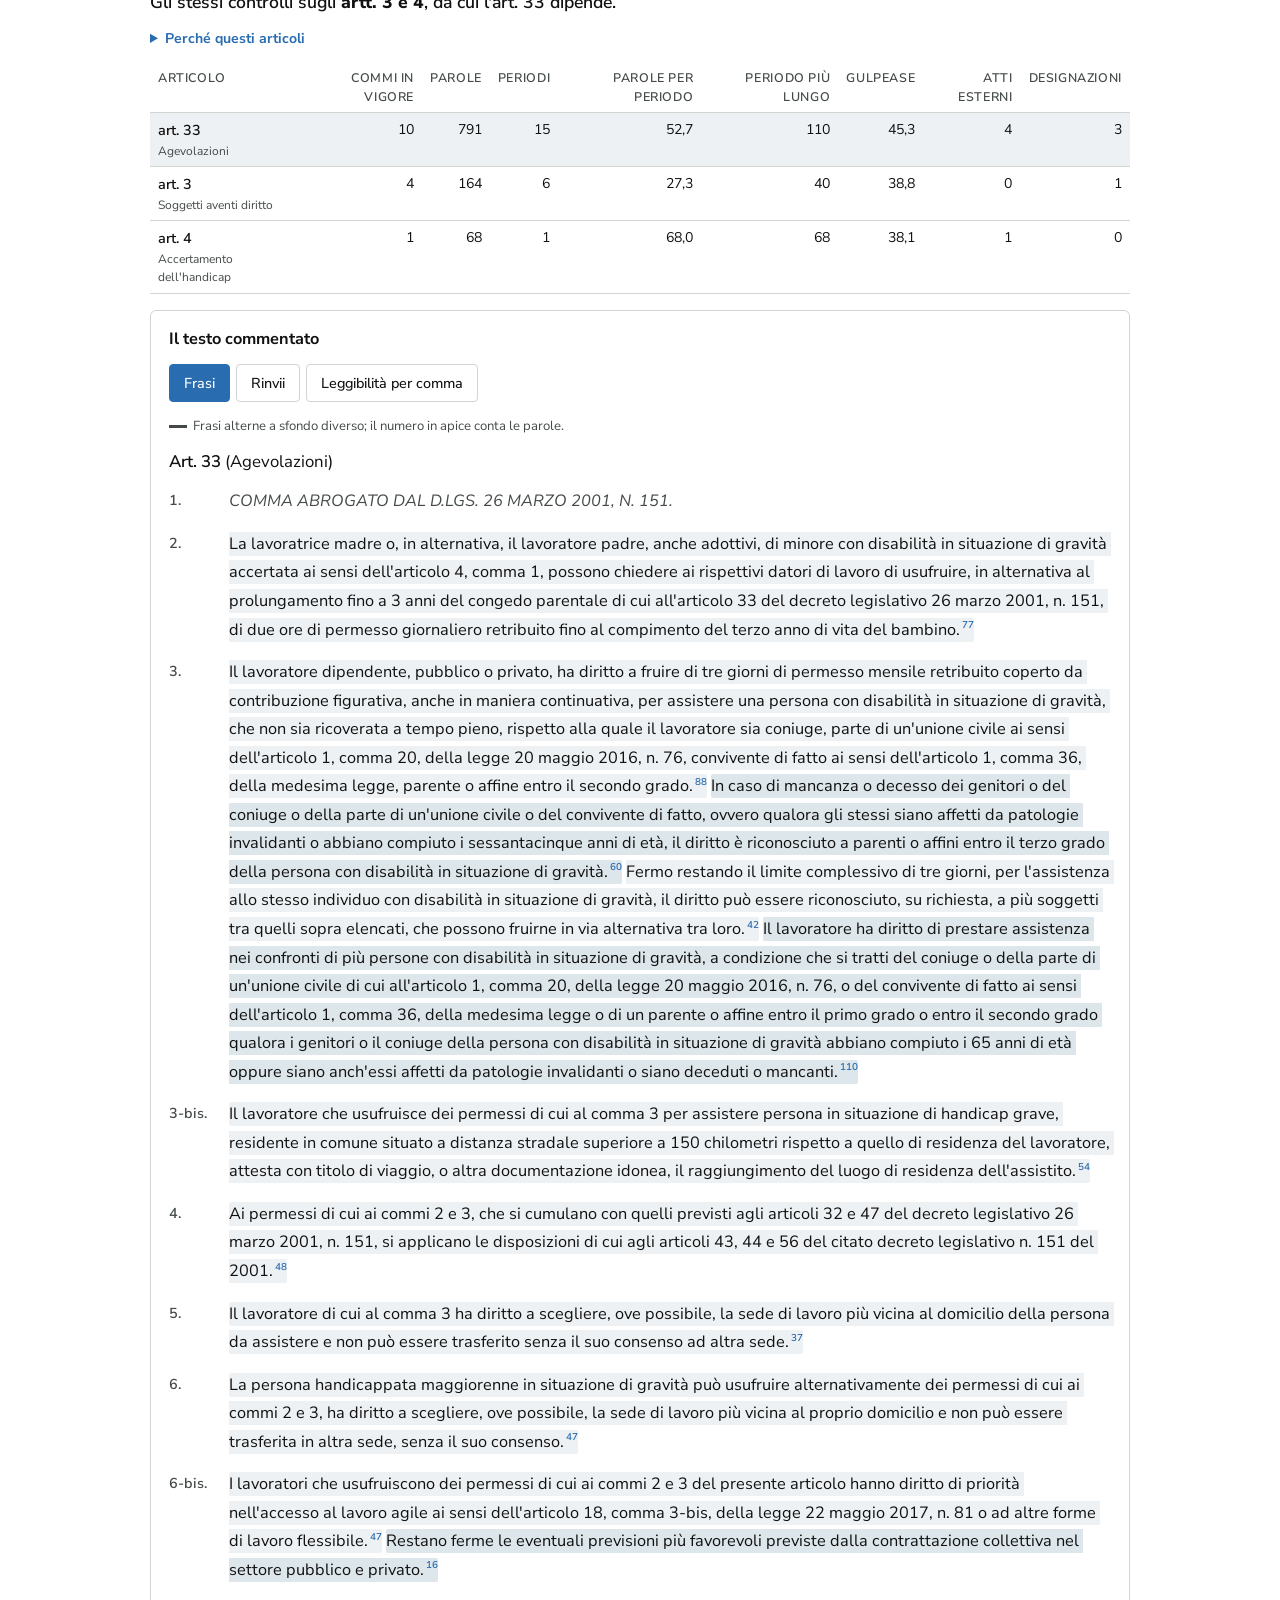
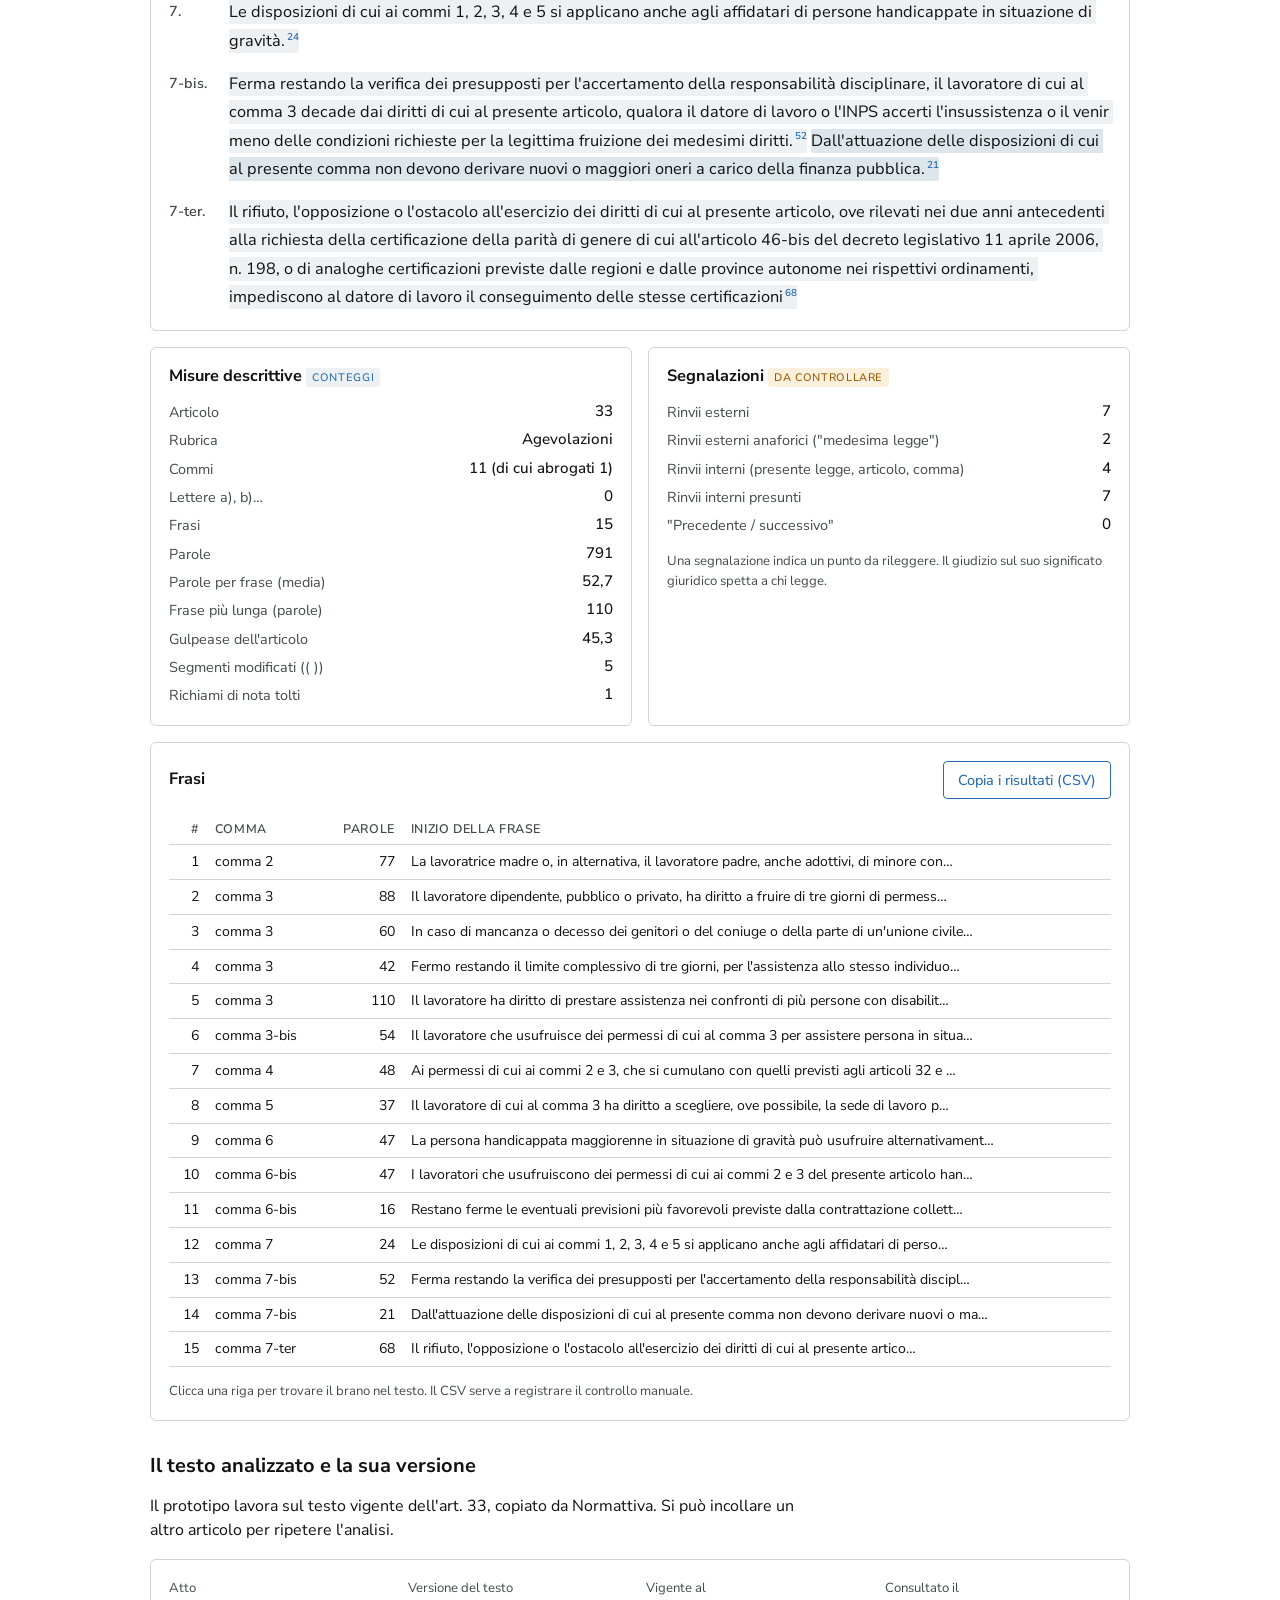
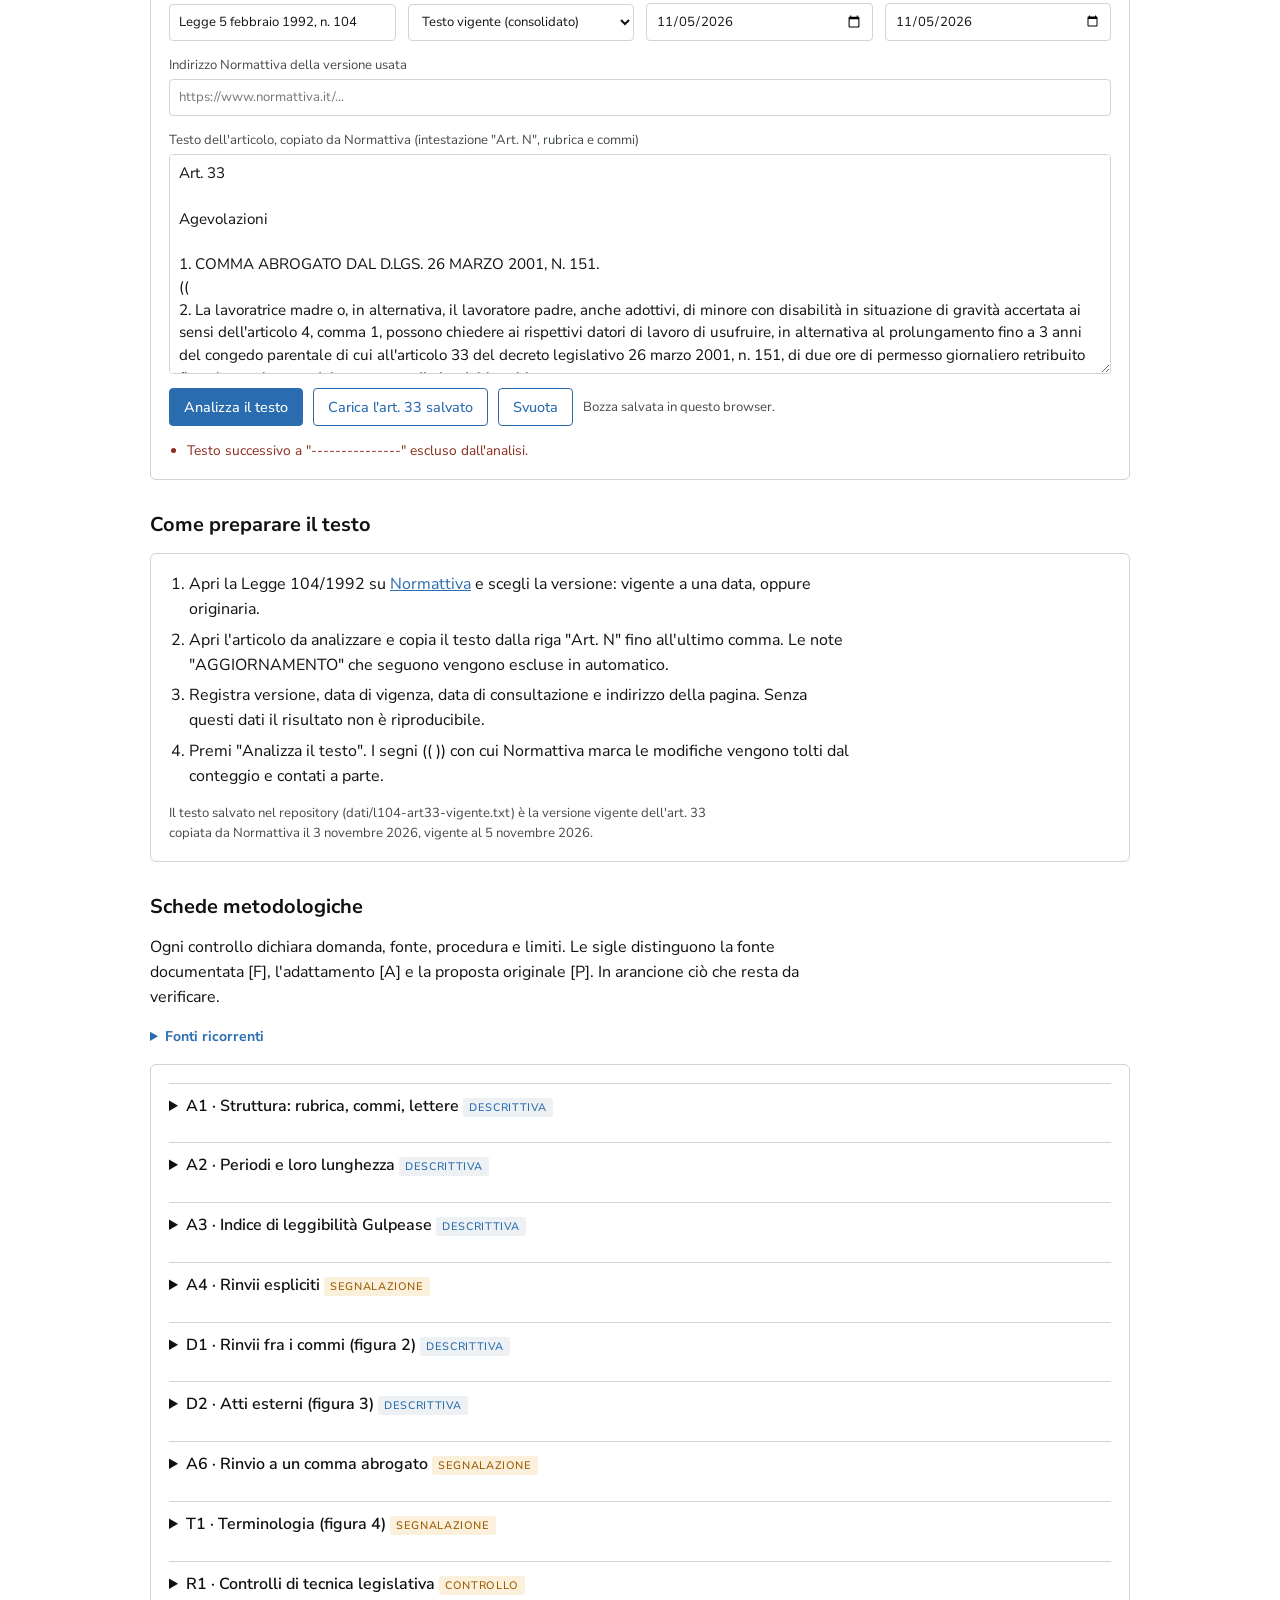
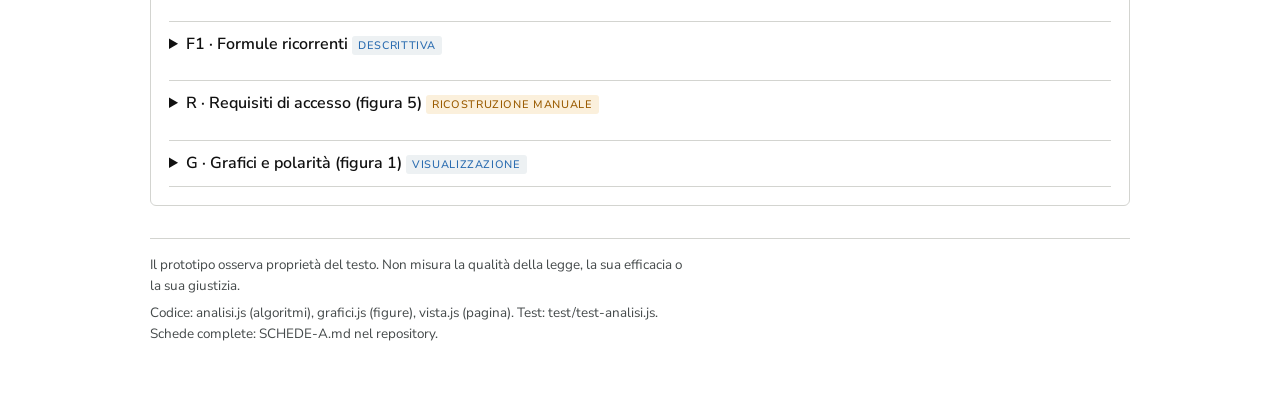
<file: testo/index.html>
<!doctype html>
<html lang="it">
<head>
<meta charset="utf-8">
<link rel="icon" href="../assets/icona.svg" type="image/svg+xml">
<meta name="viewport" content="width=device-width, initial-scale=1, viewport-fit=cover">
<title>Primo prototipo · La disposizione</title>
<meta name="claude:viewport-fit-sides" content="cover">
<link rel="preconnect" href="https://fonts.googleapis.com">
<link rel="stylesheet" href="https://fonts.googleapis.com/css2?family=Nunito+Sans:ital,wght@0,400;0,600;0,700;1,400&display=swap">
<link rel="stylesheet" href="stile.css">
</head>
<body>
<div class="pagina">

<header class="testata">
  <nav class="nav" aria-label="Sezioni del sito">
    <a href="../index.html">Il framework</a>
    <a href="index.html" aria-current="page">Primo prototipo · La disposizione</a>
    <a href="../relazioni/index.html">Secondo prototipo · Le relazioni</a>
    <a href="../effetti/index.html">Terzo prototipo · La tutela applicata</a>
  </nav>
  <span class="etichetta">Primo livello di indagine · Disposizioni e atti · Descrizione e misurazione</span>
  <h1>Primo prototipo. Osservabili testuali di una disposizione: l'art. 33 della legge 104/1992</h1>
  <p class="sottotitolo">Che cosa si può osservare nel testo dell'articolo sui permessi lavorativi: struttura, leggibilità, rinvii, terminologia e requisiti di accesso. Testo vigente da Normattiva.</p>
</header>

<section class="apertura" aria-labelledby="t-framework">
  <h2 id="t-framework">Un prototipo dentro un framework</h2>
  <p class="tesi">È il <b>primo dei tre prototipi</b> del framework: osserva il <b>testo</b> di una disposizione.</p>
  <details class="altro"><summary>Approfondisci</summary>
  <p>Questo prototipo fa parte del <b>framework per la costruzione computazionale degli osservabili giuridici</b> proposto nella tesi. Il framework non è un metodo unico: mette in relazione un oggetto giuridico, una domanda conoscitiva, un'operazione che trasforma l'oggetto in dati e una tecnica che rende visibile una proprietà di quei dati.</p>
  <p>Il modello teorico distingue quattro livelli di indagine, dalla singola disposizione agli scenari possibili. Tre prototipi li rendono operativi sulla legge 104/1992, con un caso comune: i permessi lavorativi dell'art. 33. Ogni livello incorpora i precedenti. Per costruire la rete dei rinvii bisogna prima riconoscerli nel testo, e per misurare l'accesso a una tutela bisogna conoscere le norme che la prevedono.</p>
  </details>

  <div class="livelli" role="img" aria-label="Tre prototipi per quattro livelli di indagine; questo è il primo">
    <div class="lv disp"><span class="lv-n">1</span><b>Testo / disposizione</b><small>lessico e struttura</small></div>
    <div class="lv-freccia" aria-hidden="true">→</div>
    <div class="lv corp"><span class="lv-n">2</span><b>Corpus / sistema</b><small>relazioni tra fonti</small></div>
    <div class="lv-freccia" aria-hidden="true">→</div>
    <div class="lv eff"><span class="lv-n">3</span><b>Effetti reali</b><small>accesso e distribuzione</small></div>
    <div class="lv-freccia" aria-hidden="true">→</div>
    <div class="lv sim"><span class="lv-n">4</span><b>Scenari possibili</b><small>alternative regolative</small></div>

    <div class="pr p1 attivo">Primo prototipo · questa pagina</div>
    <a class="pr p2" href="../relazioni/index.html">Secondo prototipo · rete delle norme collegate</a>
    <a class="pr p3" href="../effetti/index.html">Terzo prototipo · dalla tutela scritta alla tutela applicata (esperimento illustrativo)</a>
  </div>

  <div class="continuum">
    <div class="c-poli"><b>Bellezza</b><b>Giustizia</b></div>
    <div class="c-barra"><span class="c-qui" style="left:0;width:26%"></span></div>
    <div class="c-criteri"><span>Comprensibilità</span><span>Coerenza</span><span>Accessibilità</span><span>Equità</span></div>
  </div>
  <p class="tesi domanda"><span>La domanda</span> Che cosa rende osservabile il testo dell'art. 33, con quali strumenti e con quali limiti?</p>
  <details class="altro"><summary>Approfondisci</summary>
  <p>Il primo prototipo lavora vicino al polo della comprensibilità. Risponde a una domanda circoscritta: <b>che cosa rende osservabile il testo dell'art. 33, con quali strumenti e con quali limiti?</b> I risultati descrivono il testo e segnalano punti da rileggere. Il giudizio di giustizia richiede dati sugli effetti e un criterio normativo esplicito: è il compito del terzo prototipo, previsto in una fase successiva.</p>
  </details>
  <div class="stato"><strong>v0.3 · dimostrazione di fattibilità.</strong> Le procedure funzionano sul testo reale; i risultati sono controllati a mano, non validati.</div>
</section>

<section aria-labelledby="t-copertura">
  <h2 id="t-copertura">Che cosa osserva il prototipo</h2>
  <p class="tesi">Degli <b>11 osservabili</b> della griglia (cap. III), il prototipo ne misura <b>5</b>, <b>4 in parte</b>; <b>2</b> restano fuori.</p>
  <div class="conta-cop" aria-hidden="true"><span class="st si">misurato · 5</span><span class="st parz">in parte · 4</span><span class="st no">non misurato · 2</span></div>
  <details class="altro"><summary>Vedi osservabile per osservabile</summary>
  <p>La griglia della tesi (cap. III) elenca gli osservabili del primo livello. La tabella dice, per ciascuno, che cosa il prototipo misura davvero.</p>
  <div class="tabella">
  <table class="copertura">
    <thead><tr><th>Osservabile (griglia, cap. III)</th><th>Stato</th><th>Come, nel prototipo</th></tr></thead>
    <tbody>
      <tr><th>Leggibilità</th><td><span class="st si">misurato</span></td><td>Indice Gulpease per comma e per articolo (A3, figura 1)</td></tr>
      <tr><th>Complessità sintattica</th><td><span class="st parz">in parte</span></td><td>Lunghezza dei periodi (A2). Subordinate e costrutti richiedono un parser: non misurati</td></tr>
      <tr><th>Complessità lessicale</th><td><span class="st no">non misurato</span></td><td>Servirebbe il Nuovo vocabolario di base o un modello come READ-IT (Brunato e Venturi 2014), non disponibili nel prototipo</td></tr>
      <tr><th>Chiarezza</th><td><span class="st parz">in parte</span></td><td>Solo attraverso indicatori indiretti: leggibilità, terminologia, rinvii</td></tr>
      <tr><th>Ambiguità</th><td><span class="st parz">in parte</span></td><td>Solo il segnale formale "e/o" (R1). L'ambiguità semantica richiede interpretazione</td></tr>
      <tr><th>Struttura e partizioni</th><td><span class="st si">misurato</span></td><td>Rubrica, commi, lettere, commi aggiunti e abrogati (A1)</td></tr>
      <tr><th>Terminologia</th><td><span class="st si">misurato</span></td><td>Designazioni diverse dello stesso concetto (T1, figura 4) e formule ricorrenti (F1)</td></tr>
      <tr><th>Rinvii interni</th><td><span class="st si">misurato</span></td><td>Rinvii fra commi e ad altri articoli (A4, D1, figura 2); rinvii esterni come ponte al secondo prototipo (D2, figura 3)</td></tr>
      <tr><th>Regolarità formale</th><td><span class="st si">misurato</span></td><td>Sette controlli tratti dalle Regole e raccomandazioni del 2001 (R1) e rinvio a comma abrogato (A6)</td></tr>
      <tr><th>Marcatura XML</th><td><span class="st no">non fatto</span></td><td>Il riconoscimento di commi e rinvii è il primo passo; la marcatura secondo lo standard Normeinrete resta fuori dalla v1</td></tr>
      <tr><th>Confronto fra atti e versioni</th><td><span class="st parz">in parte</span></td><td>Confronto fra articoli della stessa legge (tabella in fondo ai risultati). Confronto fra versioni: servono i testi storici</td></tr>
    </tbody>
  </table>
  </div>
  </details>
</section>

<section id="risultati" hidden aria-labelledby="t-ris">
  <h2 id="t-ris">Che cosa mostra l'art. 33</h2>
  <p class="nota" id="r-fonte"></p>
  <ol class="reperti" id="reperti"></ol>

  <figure class="figura" id="fig-1">
    <figcaption><span class="etichetta">Figura 1 · Leggibilità</span><h3>Periodi lunghi, leggibilità media: dove si colloca il testo</h3></figcaption>
    <div class="pannelli" id="grafici"></div>
  </figure>

  <figure class="figura" id="fig-2">
    <figcaption><span class="etichetta">Figura 2 · Rinvii fra i commi</span><h3 id="t-fig2">Il comma 3 regge l'articolo</h3>
    <details class="altro"><summary>Come leggere la figura</summary><p>Ogni arco è un rinvio esplicito da un comma a un altro: la freccia punta al comma richiamato. Sotto ogni comma, il numero di parole (anche la grandezza del cerchio) e, in blu, quanti commi vi rinviano.</p></details></figcaption>
    <div class="diagramma" id="fig-commi"></div>
    <div class="g-legenda in-riga" id="leg-commi"></div>
  </figure>

  <figure class="figura" id="fig-3">
    <figcaption><span class="etichetta">Figura 3 · Atti da consultare</span><h3 id="t-fig3">Per leggere l'articolo per intero servono altri atti</h3>
    <details class="altro"><summary>Come leggere la figura</summary><p>A sinistra i commi che rinviano fuori dall'articolo, a destra gli atti citati. Lo spessore della linea conta i rinvii; il totale è scritto sotto ogni atto.</p></details></figcaption>
    <div class="diagramma" id="fig-atti"></div>
    <div class="g-legenda in-riga" id="leg-atti"></div>
  </figure>

  <figure class="figura" id="fig-4">
    <figcaption><span class="etichetta">Figura 4 · Terminologia</span><h3>Due strati di lessico nello stesso articolo</h3>
    <details class="altro"><summary>Come leggere la figura</summary><p>Ogni riga è un comma in vigore; ogni colonna un modo di designare la condizione della persona assistita. Il quadratino a sinistra indica i commi che Normattiva racchiude tra (( )), cioè modificati nel tempo.</p></details></figcaption>
    <div class="diagramma" id="fig-termini"></div>
    <div class="g-legenda in-riga" id="leg-termini"></div>
    <details class="altro"><summary>Fonti e limiti</summary><p class="nota">Le Regole e raccomandazioni del 2001 (par. 4, lett. a) chiedono che gli stessi concetti siano indicati con denominazioni identiche, anche per facilitare la ricerca elettronica. Che le tre forme indichino lo stesso concetto è un giudizio interpretativo da confermare. La tesi (cap. IV, § 1.2) ricorda che il d.lgs. 62/2024 sostituisce "handicap" con "condizione di disabilità".</p></details>
  </figure>

  <section class="figura" id="controlli" aria-labelledby="t-controlli">
    <span class="etichetta">Controlli di tecnica legislativa · legimatica valutativa</span>
    <h3 id="t-controlli">Il testo rispetto alle Regole e raccomandazioni del 2001</h3>
    <p class="tesi">Sette regole scritte, sette controlli: <b>dove il testo se ne scosta</b>.</p>
    <details class="altro"><summary>Come funzionano i controlli</summary><p>Ogni controllo confronta il testo con una regola scritta e ne segnala gli scostamenti, come fanno i sistemi della legimatica valutativa. Applicare regole del 2001 a commi scritti nel 1992 è un confronto retrospettivo.</p></details>
    <ul class="controlli" id="controlli-lista"></ul>
  </section>

  <figure class="figura" id="fig-5">
    <figcaption><span class="etichetta">Figura 5 · Requisiti di accesso · ricostruzione manuale · ponte verso il terzo livello</span><h3>Chi ha diritto ai tre giorni di permesso</h3>
    <p class="tesi">Per sapere se si ha diritto servono <b>4 passaggi</b> e <b>un'altra legge</b>.</p>
    <details class="altro"><summary>Come leggere la figura</summary><p>Lo schema scompone il comma 3 nei passaggi che una persona deve verificare per sapere se ha diritto ai permessi. Ogni casella riporta le parole del testo e il comma da cui vengono. È una ricostruzione manuale: un giudizio interpretativo da sottoporre al relatore, non un risultato del codice.</p></details></figcaption>
    <div class="requisiti">
      <div class="rq-passo">
        <span class="rq-n">1 · Chi chiede</span>
        <p>"lavoratore dipendente, pubblico o privato"</p><small>c. 3</small>
      </div>
      <div class="rq-freccia" aria-hidden="true">→</div>
      <div class="rq-passo">
        <span class="rq-n">2 · Per assistere chi</span>
        <p>"persona con disabilità in situazione di gravità"</p>
        <p>"che non sia ricoverata a tempo pieno"</p><small>c. 3</small>
      </div>
      <div class="rq-freccia" aria-hidden="true">→</div>
      <div class="rq-passo">
        <span class="rq-n">3 · Con quale legame (uno dei quattro)</span>
        <ul>
          <li>coniuge</li>
          <li>parte di un'unione civile <em class="rq-rinvio">definita da l. 76/2016, art. 1, c. 20</em></li>
          <li>convivente di fatto <em class="rq-rinvio">definito da l. 76/2016, art. 1, c. 36</em></li>
          <li>parente o affine entro il secondo grado</li>
        </ul>
        <div class="rq-estensione"><b>Si estende al terzo grado</b> se genitori o coniuge (o parte dell'unione civile, o convivente) mancano, sono deceduti, hanno patologie invalidanti o hanno compiuto 65 anni. <small>c. 3, 2° periodo</small></div>
      </div>
      <div class="rq-freccia" aria-hidden="true">→</div>
      <div class="rq-passo esito">
        <span class="rq-n">4 · Che cosa ottiene</span>
        <p>"tre giorni di permesso mensile retribuito coperto da contribuzione figurativa"</p><small>c. 3</small>
        <p>sede di lavoro più vicina, nessun trasferimento senza consenso</p><small>c. 5</small>
        <p>priorità nell'accesso al lavoro agile</p><small>c. 6-bis</small>
      </div>
    </div>
    <div class="rq-sotto">
      <div><span class="rq-n">Limiti</span><p>Tre giorni complessivi per la stessa persona assistita, anche divisi fra più familiari (c. 3, 3° periodo). Assistenza a più persone solo per alcuni legami (c. 3, 4° periodo).</p></div>
      <div><span class="rq-n">Oneri e controlli</span><p>Oltre 150 km di distanza: prova del viaggio (c. 3-bis). Decadenza se mancano le condizioni (c. 7-bis).</p></div>
      <div><span class="rq-n">Garanzia verso il datore</span><p>Rifiuto od ostacolo impediscono la certificazione della parità di genere (c. 7-ter).</p></div>
    </div>
    <div class="rq-conti">
      <span><b>4</b> passaggi da verificare in sequenza</span>
      <span><b>4</b> legami alternativi, più un'estensione con <b>4</b> condizioni</span>
      <span><b>2</b> definizioni da cercare in un'altra legge</span>
    </div>
    <details class="altro"><summary>Perché questa figura</summary><p class="nota">Proposta originale [P]: tradurre la fattispecie in passaggi di verifica rende osservabile il "costo informativo" della tutela, cioè quante condizioni e quanti testi servono per sapere se si ha diritto. È il ponte verso il terzo livello: il non accesso a una tutela pur avendone i requisiti.</p></details>
  </figure>

  <section class="figura" id="sez-confronto" aria-labelledby="t-confronto">
    <span class="etichetta">Confronto fra articoli</span>
    <h3 id="t-confronto">L'art. 33 accanto agli articoli da cui dipende</h3>
    <p class="tesi">Gli stessi controlli sugli <b>artt. 3 e 4</b>, da cui l'art. 33 dipende.</p>
    <details class="altro"><summary>Perché questi articoli</summary><p>Gli stessi controlli, applicati ad altri articoli della legge, danno un termine di confronto interno. Sono stati scelti gli articoli da cui l'art. 33 dipende: l'art. 3, che definisce la situazione di gravità, e l'art. 4, che l'art. 33 richiama per l'accertamento. Il confronto fra versioni dello stesso articolo (1992 e oggi) resta il passo successivo.</p></details>
    <div class="tabella" id="confronto"></div>
  </section>

  <div class="blocco">
    <h3>Il testo commentato</h3>
    <div class="lenti" role="group" aria-label="Che cosa evidenziare nel testo">
      <button type="button" data-lente="frasi" aria-pressed="true">Frasi</button>
      <button type="button" data-lente="rinvii" aria-pressed="false">Rinvii</button>
      <button type="button" data-lente="leggibilita" aria-pressed="false">Leggibilità per comma</button>
    </div>
    <div class="legenda" id="legenda"></div>
    <div class="norma" id="norma"></div>
  </div>

  <div class="gruppi">
    <div class="blocco">
      <h3>Misure descrittive <span class="tipo descr">conteggi</span></h3>
      <dl class="misure" id="m-descr"></dl>
    </div>
    <div class="blocco">
      <h3>Segnalazioni <span class="tipo segn">da controllare</span></h3>
      <dl class="misure" id="m-segn"></dl>
      <p class="nota">Una segnalazione indica un punto da rileggere. Il giudizio sul suo significato giuridico spetta a chi legge.</p>
    </div>
  </div>

  <div class="blocco">
    <div class="azioni" style="justify-content: space-between">
      <h3 id="t-tab">Dettaglio</h3>
      <button type="button" class="secondario" id="b-copia">Copia i risultati (CSV)</button>
    </div>
    <div class="tabella" id="tabella"></div>
    <p class="nota">Clicca una riga per trovare il brano nel testo. Il CSV serve a registrare il controllo manuale.</p>
  </div>
</section>

<section aria-labelledby="t-fonte">
  <h2 id="t-fonte">Il testo analizzato e la sua versione</h2>
  <p>Il prototipo lavora sul testo vigente dell'art. 33, copiato da Normattiva. Si può incollare un altro articolo per ripetere l'analisi.</p>
  <div class="blocco">
    <div class="campi">
      <label for="f-atto">Atto
        <input id="f-atto" value="Legge 5 febbraio 1992, n. 104">
      </label>
      <label for="f-versione">Versione del testo
        <select id="f-versione">
          <option value="">Da indicare</option>
          <option value="vigente">Testo vigente (consolidato)</option>
          <option value="originario">Testo originario (1992)</option>
        </select>
      </label>
      <label for="f-vigenza">Vigente al
        <input id="f-vigenza" type="date">
      </label>
      <label for="f-consultazione">Consultato il
        <input id="f-consultazione" type="date">
      </label>
    </div>
    <label for="f-url">Indirizzo Normattiva della versione usata
      <input id="f-url" placeholder="https://www.normattiva.it/...">
    </label>
    <label for="f-testo">Testo dell'articolo, copiato da Normattiva (intestazione "Art. N", rubrica e commi)
      <textarea id="f-testo" spellcheck="false" placeholder="Art. 33&#10;&#10;(Agevolazioni).&#10;&#10;1. ..."></textarea>
    </label>
    <div class="azioni">
      <button id="b-analizza" type="button">Analizza il testo</button>
      <button id="b-carica" type="button" class="secondario">Carica l'art. 33 salvato</button>
      <button id="b-svuota" type="button" class="secondario">Svuota</button>
      <span class="nota" id="s-bozza"></span>
    </div>
    <ul class="avvisi" id="avvisi" hidden></ul>
  </div>
</section>

<section class="vuoto" id="vuoto" aria-labelledby="t-vuoto">
  <h2 id="t-vuoto">Come preparare il testo</h2>
  <div class="blocco">
    <ol>
      <li>Apri la Legge 104/1992 su <a href="https://www.normattiva.it/eli/stato/LEGGE/1992/02/05/104/CONSOLIDATED/" target="_blank" rel="noopener">Normattiva</a> e scegli la versione: vigente a una data, oppure originaria.</li>
      <li>Apri l'articolo da analizzare e copia il testo dalla riga "Art. N" fino all'ultimo comma. Le note "AGGIORNAMENTO" che seguono vengono escluse in automatico.</li>
      <li>Registra versione, data di vigenza, data di consultazione e indirizzo della pagina. Senza questi dati il risultato non è riproducibile.</li>
      <li>Premi "Analizza il testo". I segni (( )) con cui Normattiva marca le modifiche vengono tolti dal conteggio e contati a parte.</li>
    </ol>
    <p class="nota">Il testo salvato nel repository (dati/l104-art33-vigente.txt) è la versione vigente dell'art. 33 copiata da Normattiva il 3 novembre 2026, vigente al 5 novembre 2026.</p>
  </div>
</section>

<section aria-labelledby="t-schede">
  <h2 id="t-schede">Schede metodologiche</h2>
  <p>Ogni controllo dichiara domanda, fonte, procedura e limiti. Le sigle distinguono la fonte documentata [F], l'adattamento [A] e la proposta originale [P]. In arancione ciò che resta da verificare.</p>
  <details class="altro"><summary>Fonti ricorrenti</summary><p class="nota">Fonti ricorrenti: Presidenza del Consiglio dei ministri, Camera dei deputati, Senato della Repubblica, <i>Regole e raccomandazioni per la formulazione tecnica dei testi legislativi</i>, lettera circolare 20 aprile 2001, n. 1.1.26/10888/9.92 (citata come "Regole 2001"; paragrafi letti su una copia non istituzionale, <span class="verifica">da confrontare con il testo ufficiale</span>); E. Fameli, P. Mercatali, M. Ragona, D. Tiscornia, in G. Peruginelli, M. Ragona (a cura di), <i>L'informatica giuridica in Italia</i>, ESI, 2014, §§ 10-11 (citato come "Fameli et al. 2014"); P. Mercatali, "Legimatica: definizione, classificazione, àmbiti di applicazione", in S. Faro, N. Lettieri, A. Tartaglia Polcini (a cura di), <i>Diritto e tecnologie</i>, ESI, 2011, pp. 41-52.</p></details>
  <div class="blocco">

  <details>
    <summary>A1 · Struttura: rubrica, commi, lettere <span class="tipo descr">descrittiva</span></summary>
    <dl class="scheda">
      <dt>Domanda</dt><dd>Come è articolata la disposizione?</dd>
      <dt>Unità di analisi</dt><dd>L'articolo; dentro l'articolo, il comma.</dd>
      <dt>Fonte</dt><dd>[F] Regole 2001, par. 7, lett. b) (commi numerati) e par. 10, lett. b) (commi aggiunti con bis, ter). [F] Riconoscimento di articoli, commi e lettere con espressioni regolari: legimatica analitica (Mercatali 2011, pp. 46-47; Fameli et al. 2014, § 11.3.2).</dd>
      <dt>Definizione operativa</dt><dd>[A] Comma = riga che inizia con un numero seguito da punto ("3-bis." compreso). Lettera = riga che inizia con "a)". Rubrica = riga dopo "Art. N", con o senza parentesi. Comma abrogato = testo che dichiara l'abrogazione. Comma modificato = comma racchiuso da Normattiva tra (( )).</dd>
      <dt>Procedura</dt><dd>Funzione <code>struttura</code> in analisi.js.</dd>
      <dt>Limiti</dt><dd>Dipende dall'impaginazione di Normattiva.</dd>
      <dt>Verifica</dt><dd>Art. 33: rubrica, 11 commi, comma 1 abrogato, 5 commi modificati. Controllato a mano; test.</dd>
    </dl>
  </details>

  <details>
    <summary>A2 · Periodi e loro lunghezza <span class="tipo descr">descrittiva</span></summary>
    <dl class="scheda">
      <dt>Domanda</dt><dd>Quanto sono lunghi i periodi della disposizione?</dd>
      <dt>Unità di analisi</dt><dd>Il periodo: "frase sintatticamente completa che termina con il punto".</dd>
      <dt>Fonte</dt><dd>[F] Regole 2001, par. 7, lett. e) (definizione di periodo). [F] Fameli et al. 2014, § 10.4, p. 208 (un periodo per ogni punto fermo nel calcolo automatico).</dd>
      <dt>Adattamento</dt><dd>[A] Il punto non chiude il periodo dopo abbreviazioni ("art.", "n.", "d.lgs.") o se seguito da minuscola o cifra. Il punto e virgola non lo chiude.</dd>
      <dt>Limiti</dt><dd>Misura la lunghezza, non la complessità sintattica.</dd>
      <dt>Verifica</dt><dd>Comma 3 dell'art. 33: 4 periodi, contati a mano; test.</dd>
    </dl>
  </details>

  <details>
    <summary>A3 · Indice di leggibilità Gulpease <span class="tipo descr">descrittiva</span></summary>
    <dl class="scheda">
      <dt>Domanda</dt><dd>Quanto è leggibile il testo secondo una formula costruita per l'italiano?</dd>
      <dt>Unità di analisi</dt><dd>Il comma e l'articolo (commi abrogati esclusi).</dd>
      <dt>Fonte</dt><dd>[F] P. Lucisano, M.E. Piemontese, "GULPEASE", <i>Scuola e città</i>, 1988, n. 3. Formula e soglie come nella tesi, cap. III, note 439-441: G = 89 + (300 × frasi − 10 × lettere) / parole. [F] Uso sui testi giuridici e limiti: D. Brunato, G. Venturi, <i>Informatica e diritto</i>, 2014, n. 1, pp. 116-117 e p. 127, nota 55. <span class="verifica">Pagine dell'articolo originale discordanti (110-124 nella tesi, 57-68 in Brunato e Venturi).</span></dd>
      <dt>Adattamento</dt><dd>[A] Parola = sequenza di lettere o cifre; l'apostrofo separa; le cifre contano come lettere.</dd>
      <dt>Limiti</dt><dd>Guarda solo la lunghezza di parole e frasi (tesi, cap. III, § 2.1, a). Fameli et al. 2014 (p. 210, nota 132) ne consigliano un uso relativo, per individuare le parti da rileggere. La leggibilità non coincide con la correttezza giuridica.</dd>
      <dt>Verifica</dt><dd>Commi 5 (52,51) e 7 (58,17) ricalcolati a mano; test.</dd>
    </dl>
  </details>

  <details>
    <summary>A4 · Rinvii espliciti <span class="tipo segn">segnalazione</span></summary>
    <dl class="scheda">
      <dt>Domanda</dt><dd>A quali partizioni o atti rimanda la disposizione?</dd>
      <dt>Fonte</dt><dd>[F] Riconoscimento automatico dei riferimenti normativi come esempio di legimatica analitica (tesi, cap. III, § 2.1, a; Mercatali 2011, pp. 46-47). [F] Nessi normativi espliciti: Fameli et al. 2014, § 11.3.3, p. 220.</dd>
      <dt>Definizione operativa</dt><dd>[A] Esterno: atto con estremi o codice. Esterno anaforico: "della medesima legge", "del citato decreto". Interno: "presente legge, articolo, comma". Interno presunto: partizione senza atto.</dd>
      <dt>Limiti</dt><dd>Riconoscimento superficiale: rinvii impliciti o abbreviati possono sfuggire.</dd>
      <dt>Verifica</dt><dd>20 rinvii nell'art. 33, riletti uno per uno; test.</dd>
    </dl>
  </details>

  <details>
    <summary>D1 · Rinvii fra i commi (figura 2) <span class="tipo descr">descrittiva</span></summary>
    <dl class="scheda">
      <dt>Domanda</dt><dd>Su quali commi poggiano gli altri?</dd>
      <dt>Unità di analisi</dt><dd>Il rinvio esplicito da un comma a un altro comma dello stesso articolo (arco orientato).</dd>
      <dt>Fonte</dt><dd>[F] Fameli et al. 2014, § 11.3.3, p. 220. [A] Diagramma ad archi: scelta di rappresentazione.</dd>
      <dt>Procedura</dt><dd>Dai rinvii A4 che citano commi senza nominare un altro articolo; "commi 1, 2, 3, 4 e 5" diventa cinque archi.</dd>
      <dt>Limiti</dt><dd>Il numero di rinvii in entrata non misura l'importanza giuridica del comma.</dd>
      <dt>Verifica</dt><dd>14 archi; comma 3 citato da 7 commi. Controllato a mano; test.</dd>
    </dl>
  </details>

  <details>
    <summary>D2 · Atti esterni (figura 3) <span class="tipo descr">descrittiva</span></summary>
    <dl class="scheda">
      <dt>Domanda</dt><dd>Quali altri testi servono per leggere l'articolo per intero?</dd>
      <dt>Fonte</dt><dd>[F] Fameli et al. 2014, § 11.3.3, p. 220 (legimatica intratestuale: i nessi che collegano il testo all'ordinamento).</dd>
      <dt>Adattamento</dt><dd>[A] "Della medesima legge" attribuito all'atto citato subito prima nello stesso comma.</dd>
      <dt>Limiti</dt><dd>Non verifica contenuto e vigenza degli atti citati: è il compito del secondo prototipo.</dd>
      <dt>Verifica</dt><dd>4 atti esterni e 1 rinvio all'art. 4 della stessa legge; test.</dd>
    </dl>
  </details>

  <details>
    <summary>A6 · Rinvio a un comma abrogato <span class="tipo segn">segnalazione</span></summary>
    <dl class="scheda">
      <dt>Fonte</dt><dd>[F] Regola della legimatica valutativa: un atto abrogato non può essere citato in una disposizione successiva dello stesso testo (Mercatali 2011, pp. 47-48; Fameli et al. 2014, § 11.3.2, p. 218; tesi, cap. III, § 2.1, a).</dd>
      <dt>Adattamento</dt><dd>[A] Applicata ai commi: arco D1 verso un comma abrogato.</dd>
      <dt>Risultato</dt><dd>Il comma 7 dell'art. 33 richiama i "commi 1, 2, 3, 4 e 5"; il comma 1 risulta abrogato dal d.lgs. 151/2001.</dd>
      <dt>Limiti</dt><dd>Non stabilisce se si tratti di un errore.</dd>
    </dl>
  </details>

  <details>
    <summary>T1 · Terminologia (figura 4) <span class="tipo segn">segnalazione</span></summary>
    <dl class="scheda">
      <dt>Domanda</dt><dd>Lo stesso concetto è indicato sempre con la stessa espressione?</dd>
      <dt>Unità di analisi</dt><dd>L'espressione che designa la condizione della persona assistita.</dd>
      <dt>Fonte</dt><dd>[F] Regole 2001, par. 4, lett. a): i medesimi concetti e istituti sono indicati con denominazioni identiche, senza sinonimi. [F] Tesi, cap. IV, § 1.2: il d.lgs. 62/2024 sostituisce "handicap" con "condizione di disabilità".</dd>
      <dt>Definizione operativa</dt><dd>[A] Dizionario costruito a mano delle forme presenti nella l. 104/1992: "con disabilità in situazione di gravità", "handicappata in situazione di gravità", "in situazione di handicap grave", "portatore di handicap". Il raggruppamento come "stesso concetto" è un giudizio interpretativo.</dd>
      <dt>Procedura</dt><dd>Funzione <code>terminologia</code>; incrocio con i commi racchiusi tra (( )) da Normattiva.</dd>
      <dt>Limiti</dt><dd>Il dizionario va esteso a mano per altri articoli. Le (( )) segnalano una modifica senza dirne la data.</dd>
      <dt>Verifica</dt><dd>Art. 33: 6 + 1 + 2 occorrenze, controllate a mano; test.</dd>
    </dl>
  </details>

  <details>
    <summary>R1 · Controlli di tecnica legislativa <span class="tipo segn">controllo</span></summary>
    <dl class="scheda">
      <dt>Domanda</dt><dd>Il testo rispetta alcune regole formali verificabili in modo automatico?</dd>
      <dt>Fonte</dt><dd>[F] Regole 2001: par. 7, lett. b) commi numerati; par. 10, lett. b) commi aggiunti; par. 5, lett. b) rubriche; par. 11, lett. d) niente "precedente" e "successivo"; par. 4, lett. f) niente "e/o"; par. 12, lett. i) niente "e seguenti"; par. 4, lett. a) denominazioni identiche. [F] Legimatica valutativa: confronto fra testo e modelli corretti, con segnalazione degli scostamenti (Fameli et al. 2014, § 11.3.2, p. 218).</dd>
      <dt>Limiti</dt><dd>Sono controlli di forma. Il testo del 1992 precede le regole del 2001: per i commi originari il confronto è retrospettivo. L'uniformità delle rubriche va verificata su tutta la legge.</dd>
      <dt>Verifica</dt><dd>Esiti sull'art. 33 controllati a mano; regole 10b e 4f provate su stringhe di prova; test.</dd>
    </dl>
  </details>

  <details>
    <summary>F1 · Formule ricorrenti <span class="tipo descr">descrittiva</span></summary>
    <dl class="scheda">
      <dt>Domanda</dt><dd>Quali sequenze di parole si ripetono nel testo?</dd>
      <dt>Fonte</dt><dd>[F] Tesi, cap. III, § 2.1, a): al primo livello gli strumenti "riconoscono partizioni, rinvii e formule ricorrenti".</dd>
      <dt>Definizione operativa</dt><dd>[A] Sequenze di tre parole ripetute almeno tre volte, che non iniziano né finiscono con una parola grammaticale.</dd>
      <dt>Limiti</dt><dd>Indicatore esplorativo: segnala dove guardare, non spiega perché una formula ricorre.</dd>
      <dt>Verifica</dt><dd>Art. 33: "situazione di gravità" 8 volte (commi 2, 3, 6, 7); test.</dd>
    </dl>
  </details>

  <details>
    <summary>R · Requisiti di accesso (figura 5) <span class="tipo segn">ricostruzione manuale</span></summary>
    <dl class="scheda">
      <dt>Statuto</dt><dd>[P] Proposta originale. Giudizio interpretativo, fatto a mano.</dd>
      <dt>Domanda</dt><dd>Quante condizioni e quanti testi servono per sapere se si ha diritto ai permessi?</dd>
      <dt>Perché</dt><dd>Ponte verso il terzo livello: la tesi (cap. IV, § 1.2) indica come dato mancante "il numero di chi avrebbe diritto ai permessi senza riuscire a ottenerli". Il costo informativo della tutela è una delle condizioni dell'accesso effettivo.</dd>
      <dt>Limiti</dt><dd>Esclude prassi amministrativa, circolari INPS e giurisprudenza.</dd>
      <dt>Verifica</dt><dd><span class="verifica">Da rivedere con il relatore.</span></dd>
    </dl>
  </details>

  <details>
    <summary>G · Grafici e polarità (figura 1) <span class="tipo descr">visualizzazione</span></summary>
    <dl class="scheda">
      <dt>Che cosa mostrano</dt><dd>Nessuna misura nuova: i valori di A2 e A3 su due semicerchi. I triangoli indicano gli altri articoli analizzati.</dd>
      <dt>Polarità</dt><dd>Gulpease: è nella formula (valori alti = parole e frasi più brevi). Periodi: assunzione delle formule di leggibilità (Fameli et al. 2014, § 10.2, p. 208); per questo il grafico non ha fasce.</dd>
      <dt>Fasce Gulpease</dt><dd>40, 60, 80 per livello di istruzione, come nella tesi (cap. III, nota 441) e in Brunato e Venturi 2014 (p. 127, nota 55). <span class="verifica">Da verificare sull'originale.</span></dd>
      <dt>Limiti</dt><dd>I grafici non sommano le misure in un voto.</dd>
    </dl>
  </details>

  </div>
</section>

<footer>
  <p>Il prototipo osserva proprietà del testo. Non misura la qualità della legge, la sua efficacia o la sua giustizia.</p>
  <p>Codice: analisi.js (algoritmi), grafici.js (figure), vista.js (pagina). Test: test/test-analisi.js. Schede complete: SCHEDE-A.md nel repository.</p>
</footer>
</div>
<script src="analisi.js"></script>
<script src="grafici.js"></script>
<script src="vista.js"></script>
</body>
</html>
</file>
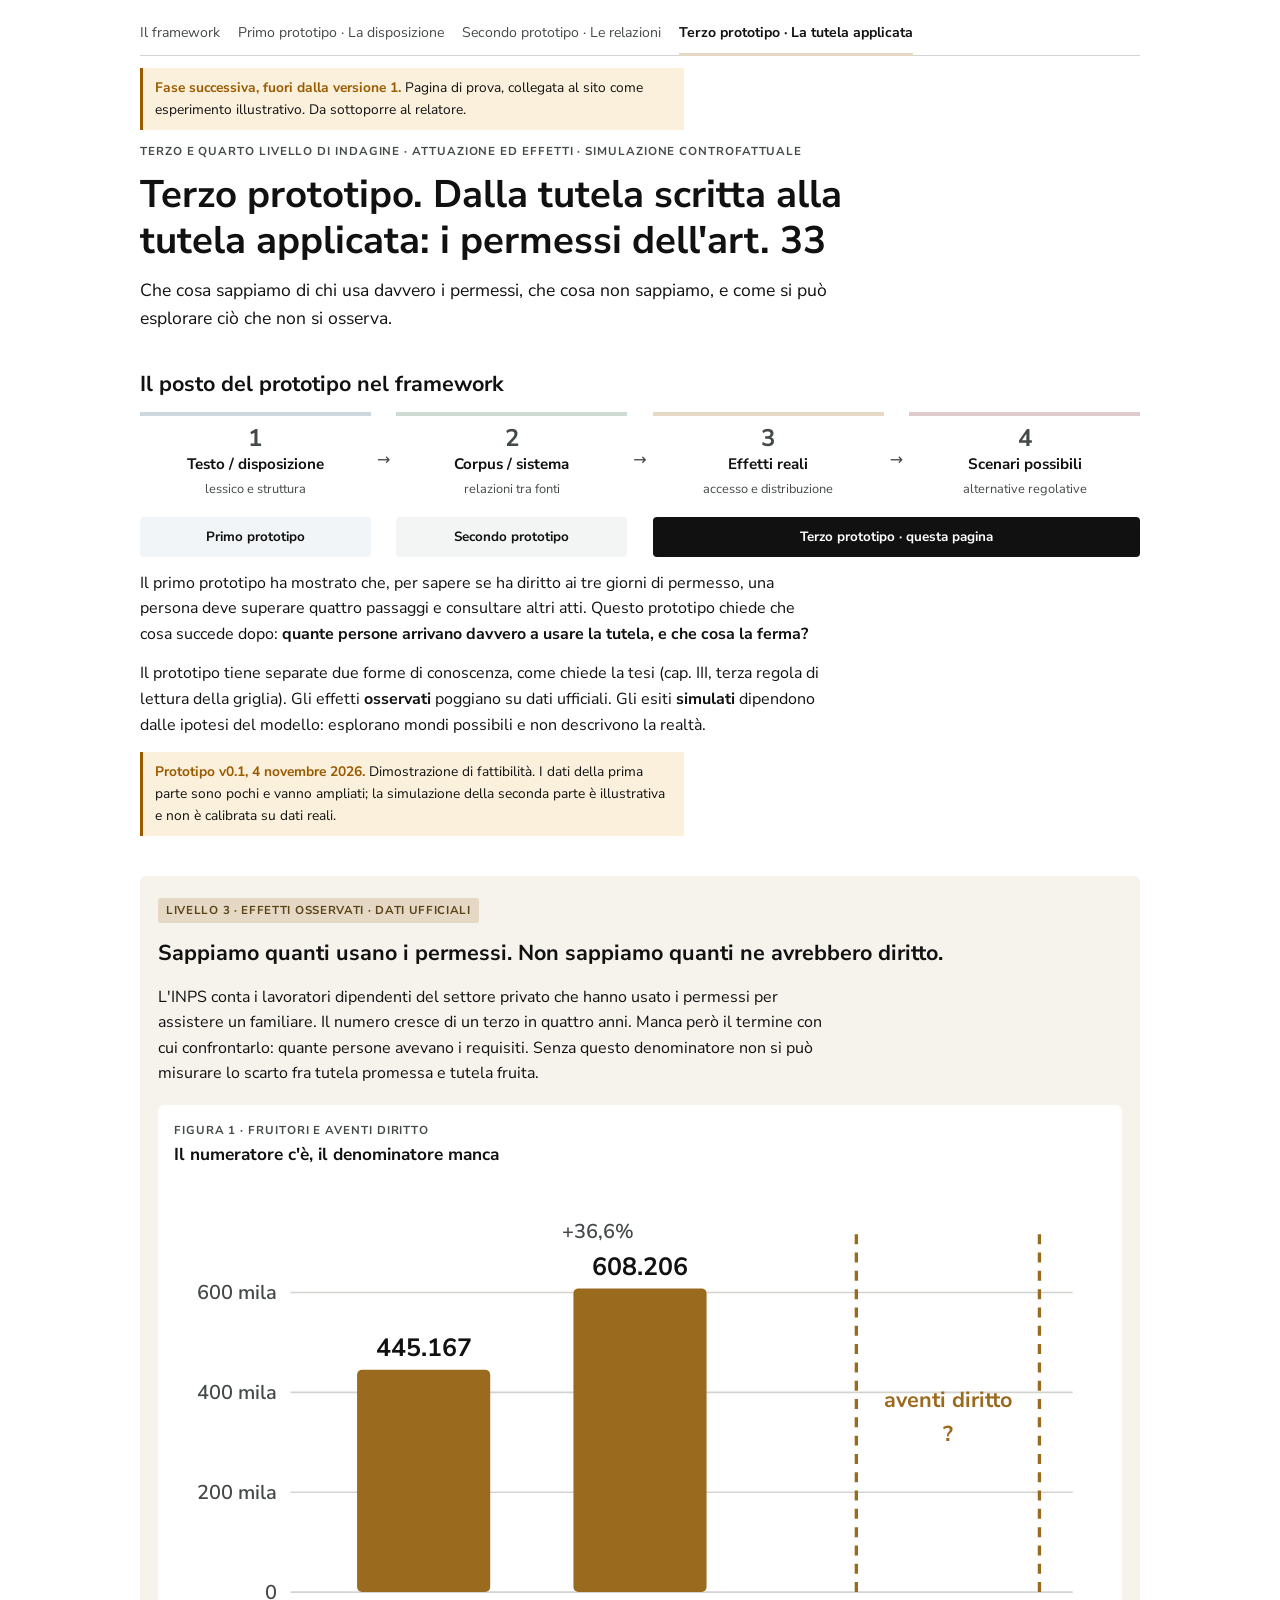
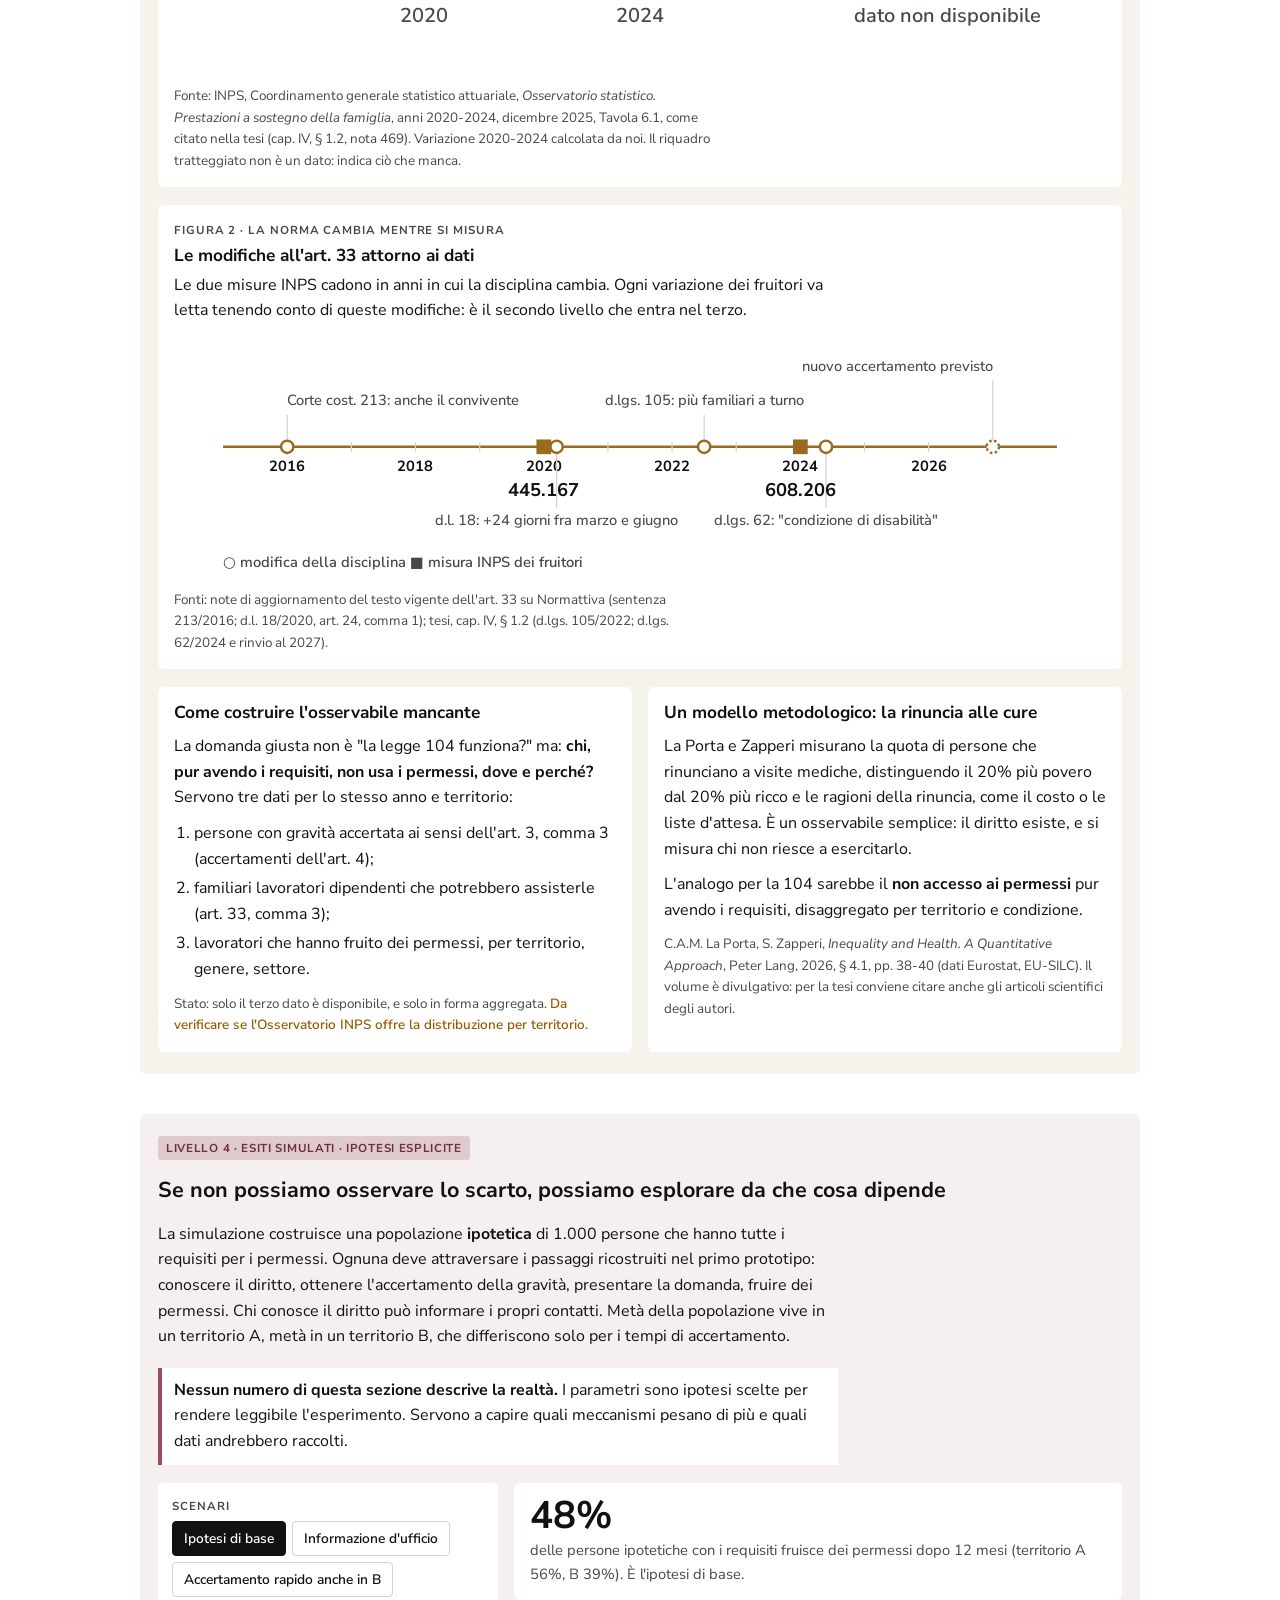
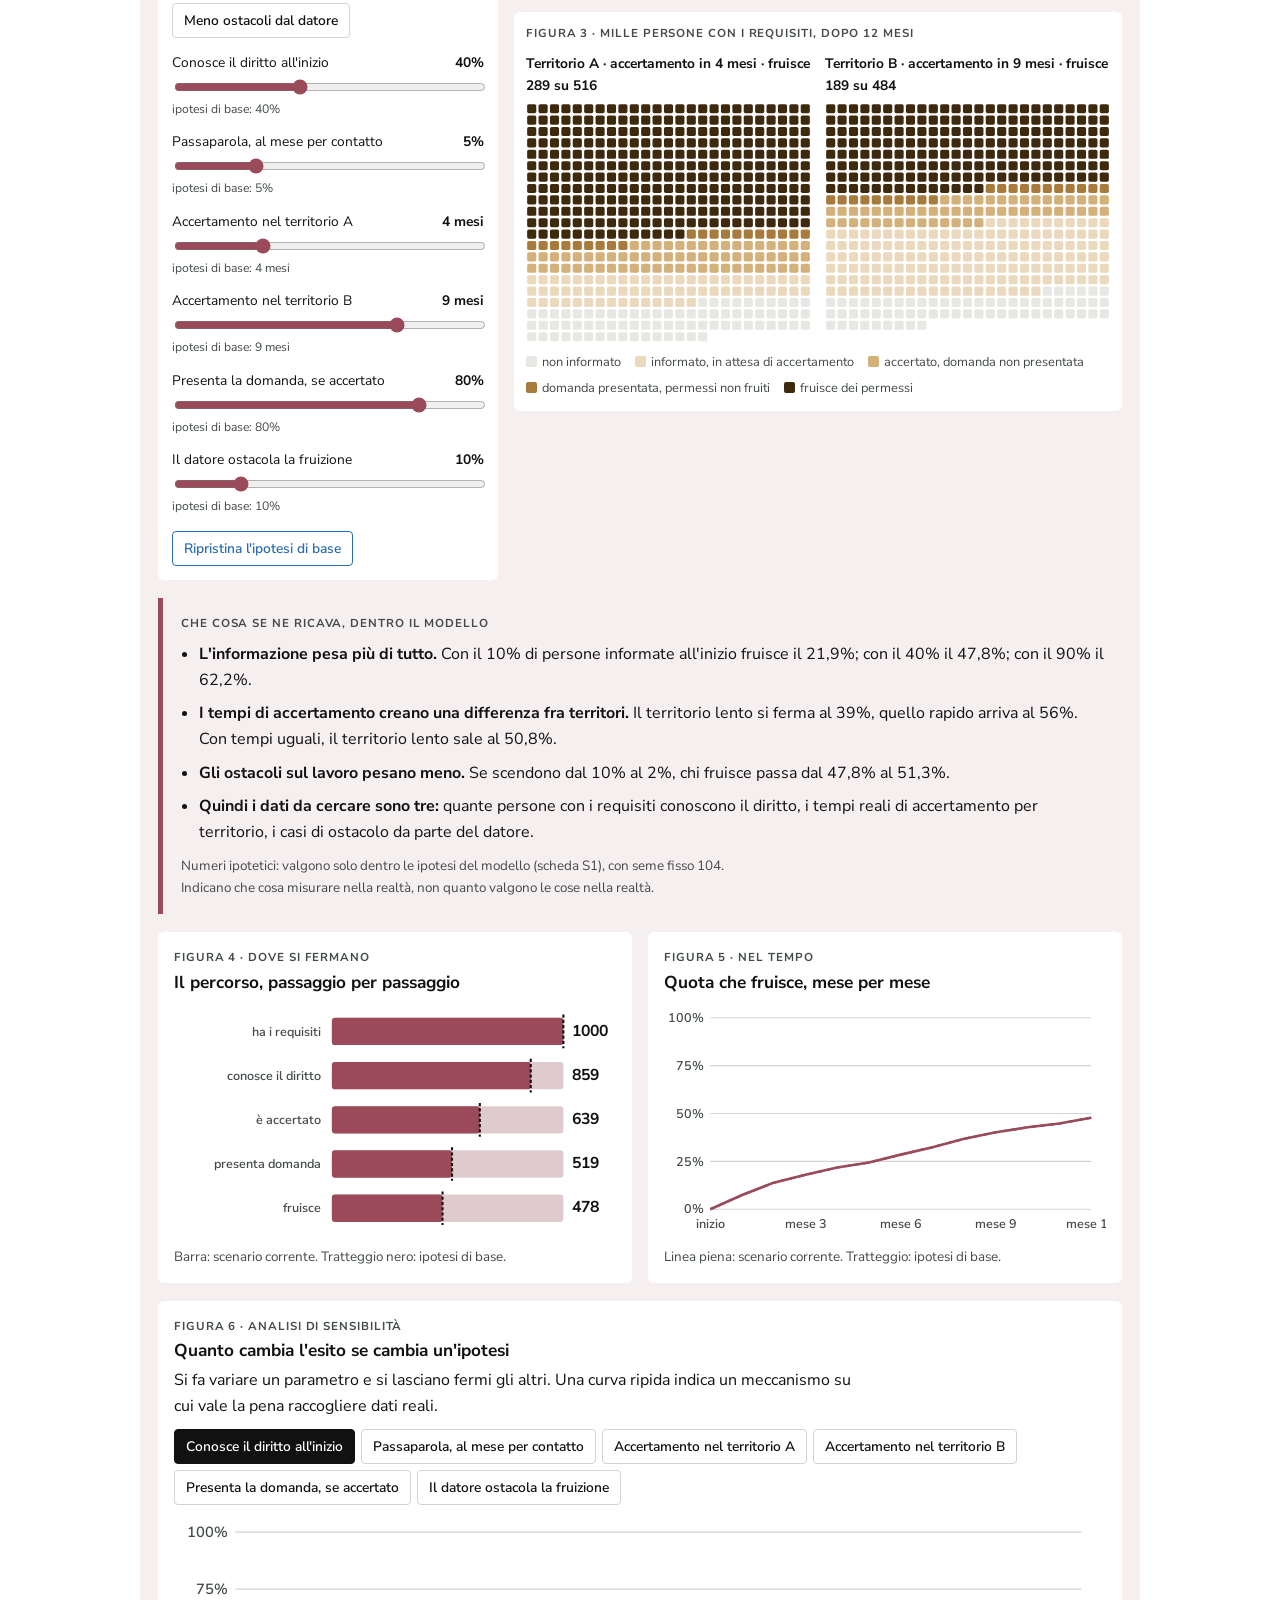
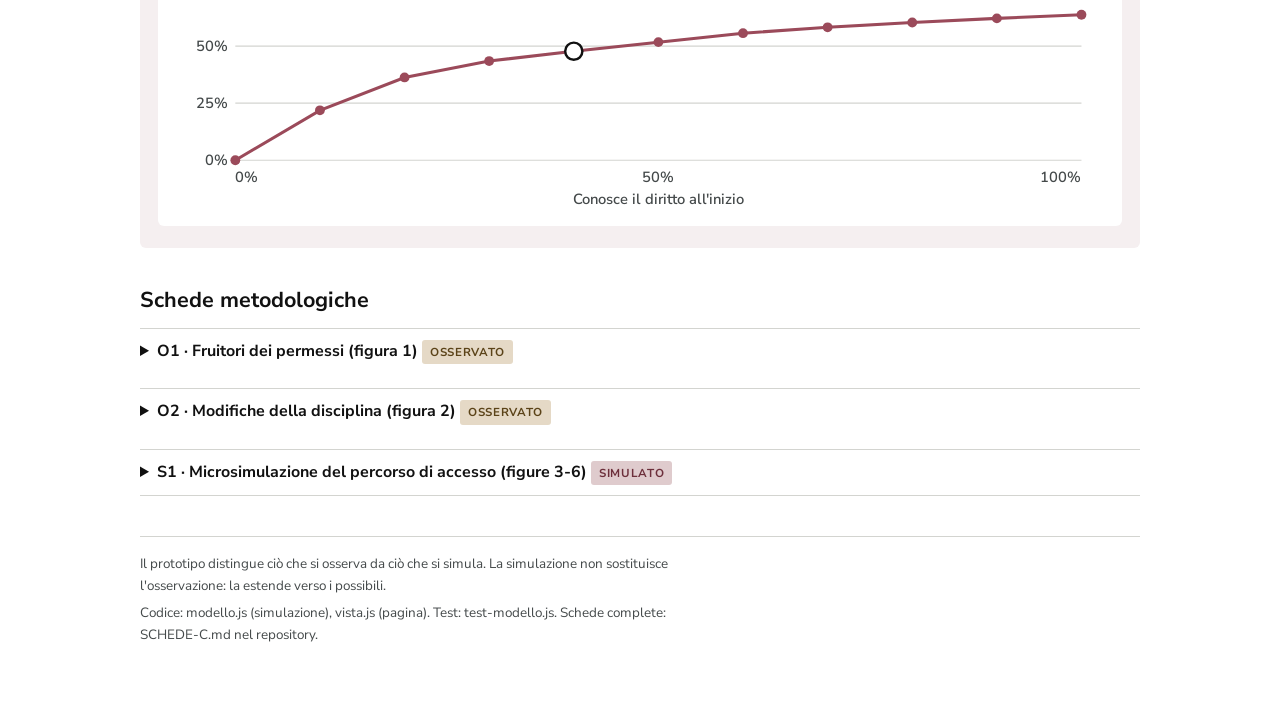
<file: fasi-successive/simulazione/index.html>
<!doctype html>
<html lang="it">
<head>
<meta charset="utf-8">
<meta name="viewport" content="width=device-width, initial-scale=1, viewport-fit=cover">
<title>Terzo prototipo · Effetti e scenari</title>
<meta name="claude:viewport-fit-sides" content="cover">
<link rel="stylesheet" href="https://fonts.googleapis.com/css2?family=Nunito+Sans:ital,wght@0,400;0,600;0,700;1,400&display=swap">
<link rel="stylesheet" href="../../assets/base.css">
<link rel="stylesheet" href="stile.css">
</head>
<body>
<div class="pagina">

<header class="testata">
  <nav class="nav" aria-label="Sezioni del sito">
    <a href="../../index.html">Il framework</a>
    <a class="n1" href="../../testo/index.html">Primo prototipo · La disposizione</a>
    <a class="n2" href="../../relazioni/index.html">Secondo prototipo · Le relazioni</a>
    <a class="n3" href="index.html" aria-current="page">Terzo prototipo · La tutela applicata</a>
  </nav>
  <div class="stato"><strong>Fase successiva, fuori dalla versione 1.</strong> Pagina di prova, collegata al sito come esperimento illustrativo. Da sottoporre al relatore.</div>
  <span class="etichetta">Terzo e quarto livello di indagine · Attuazione ed effetti · Simulazione controfattuale</span>
  <h1>Terzo prototipo. Dalla tutela scritta alla tutela applicata: i permessi dell'art. 33</h1>
  <p class="sottotitolo">Che cosa sappiamo di chi usa davvero i permessi, che cosa non sappiamo, e come si può esplorare ciò che non si osserva.</p>
</header>

<section class="apertura" aria-labelledby="t-posto">
  <h2 id="t-posto">Il posto del prototipo nel framework</h2>
  <div class="livelli" role="img" aria-label="Il terzo prototipo copre il terzo e il quarto livello">
    <a class="lv disp" href="../../testo/index.html"><span class="lv-n">1</span><b>Testo / disposizione</b><small>lessico e struttura</small></a>
    <div class="lv-freccia" aria-hidden="true">→</div>
    <a class="lv corp" href="../../relazioni/index.html"><span class="lv-n">2</span><b>Corpus / sistema</b><small>relazioni tra fonti</small></a>
    <div class="lv-freccia" aria-hidden="true">→</div>
    <div class="lv eff"><span class="lv-n">3</span><b>Effetti reali</b><small>accesso e distribuzione</small></div>
    <div class="lv-freccia" aria-hidden="true">→</div>
    <div class="lv sim"><span class="lv-n">4</span><b>Scenari possibili</b><small>alternative regolative</small></div>
    <a class="pr p1" href="../../testo/index.html">Primo prototipo</a>
    <a class="pr p2" href="../../relazioni/index.html">Secondo prototipo</a>
    <div class="pr p3 attivo">Terzo prototipo · questa pagina</div>
  </div>
  <p>Il primo prototipo ha mostrato che, per sapere se ha diritto ai tre giorni di permesso, una persona deve superare quattro passaggi e consultare altri atti. Questo prototipo chiede che cosa succede dopo: <b>quante persone arrivano davvero a usare la tutela, e che cosa la ferma?</b></p>
  <p>Il prototipo tiene separate due forme di conoscenza, come chiede la tesi (cap. III, terza regola di lettura della griglia). Gli effetti <b>osservati</b> poggiano su dati ufficiali. Gli esiti <b>simulati</b> dipendono dalle ipotesi del modello: esplorano mondi possibili e non descrivono la realtà.</p>
  <div class="stato"><strong>Prototipo v0.1, 4 novembre 2026.</strong> Dimostrazione di fattibilità. I dati della prima parte sono pochi e vanno ampliati; la simulazione della seconda parte è illustrativa e non è calibrata su dati reali.</div>
</section>

<!-- ============ LIVELLO 3 ============ -->
<section class="parte eff" aria-labelledby="t-l3">
  <span class="statuto osservato">Livello 3 · effetti osservati · dati ufficiali</span>
  <h2 id="t-l3">Sappiamo quanti usano i permessi. Non sappiamo quanti ne avrebbero diritto.</h2>
  <p>L'INPS conta i lavoratori dipendenti del settore privato che hanno usato i permessi per assistere un familiare. Il numero cresce di un terzo in quattro anni. Manca però il termine con cui confrontarlo: quante persone avevano i requisiti. Senza questo denominatore non si può misurare lo scarto fra tutela promessa e tutela fruita.</p>

  <figure class="figura">
    <figcaption><span class="etichetta">Figura 1 · Fruitori e aventi diritto</span>
      <h3>Il numeratore c'è, il denominatore manca</h3></figcaption>
    <div class="diagramma" id="fig-fruitori"></div>
    <p class="nota">Fonte: INPS, Coordinamento generale statistico attuariale, <i>Osservatorio statistico. Prestazioni a sostegno della famiglia</i>, anni 2020-2024, dicembre 2025, Tavola 6.1, come citato nella tesi (cap. IV, § 1.2, nota 469). Variazione 2020-2024 calcolata da noi. Il riquadro tratteggiato non è un dato: indica ciò che manca.</p>
  </figure>

  <figure class="figura">
    <figcaption><span class="etichetta">Figura 2 · La norma cambia mentre si misura</span>
      <h3>Le modifiche all'art. 33 attorno ai dati</h3>
      <p>Le due misure INPS cadono in anni in cui la disciplina cambia. Ogni variazione dei fruitori va letta tenendo conto di queste modifiche: è il secondo livello che entra nel terzo.</p></figcaption>
    <div class="diagramma" id="fig-tempo"></div>
    <p class="nota">Fonti: note di aggiornamento del testo vigente dell'art. 33 su Normattiva (sentenza 213/2016; d.l. 18/2020, art. 24, comma 1); tesi, cap. IV, § 1.2 (d.lgs. 105/2022; d.lgs. 62/2024 e rinvio al 2027).</p>
  </figure>

  <div class="due">
    <div class="riquadro">
      <h3>Come costruire l'osservabile mancante</h3>
      <p>La domanda giusta non è "la legge 104 funziona?" ma: <b>chi, pur avendo i requisiti, non usa i permessi, dove e perché?</b> Servono tre dati per lo stesso anno e territorio:</p>
      <ol>
        <li>persone con gravità accertata ai sensi dell'art. 3, comma 3 (accertamenti dell'art. 4);</li>
        <li>familiari lavoratori dipendenti che potrebbero assisterle (art. 33, comma 3);</li>
        <li>lavoratori che hanno fruito dei permessi, per territorio, genere, settore.</li>
      </ol>
      <p class="nota">Stato: solo il terzo dato è disponibile, e solo in forma aggregata. <span class="verifica">Da verificare se l'Osservatorio INPS offre la distribuzione per territorio.</span></p>
    </div>
    <div class="riquadro">
      <h3>Un modello metodologico: la rinuncia alle cure</h3>
      <p>La Porta e Zapperi misurano la quota di persone che rinunciano a visite mediche, distinguendo il 20% più povero dal 20% più ricco e le ragioni della rinuncia, come il costo o le liste d'attesa. È un osservabile semplice: il diritto esiste, e si misura chi non riesce a esercitarlo.</p>
      <p>L'analogo per la 104 sarebbe il <b>non accesso ai permessi</b> pur avendo i requisiti, disaggregato per territorio e condizione.</p>
      <p class="nota">C.A.M. La Porta, S. Zapperi, <i>Inequality and Health. A Quantitative Approach</i>, Peter Lang, 2026, § 4.1, pp. 38-40 (dati Eurostat, EU-SILC). Il volume è divulgativo: per la tesi conviene citare anche gli articoli scientifici degli autori.</p>
    </div>
  </div>
</section>

<!-- ============ LIVELLO 4 ============ -->
<section class="parte sim" aria-labelledby="t-l4">
  <span class="statuto simulato">Livello 4 · esiti simulati · ipotesi esplicite</span>
  <h2 id="t-l4">Se non possiamo osservare lo scarto, possiamo esplorare da che cosa dipende</h2>
  <p>La simulazione costruisce una popolazione <b>ipotetica</b> di 1.000 persone che hanno tutte i requisiti per i permessi. Ognuna deve attraversare i passaggi ricostruiti nel primo prototipo: conoscere il diritto, ottenere l'accertamento della gravità, presentare la domanda, fruire dei permessi. Chi conosce il diritto può informare i propri contatti. Metà della popolazione vive in un territorio A, metà in un territorio B, che differiscono solo per i tempi di accertamento.</p>
  <p class="avviso"><b>Nessun numero di questa sezione descrive la realtà.</b> I parametri sono ipotesi scelte per rendere leggibile l'esperimento. Servono a capire quali meccanismi pesano di più e quali dati andrebbero raccolti.</p>

  <div class="laboratorio">
    <div class="comandi">
      <div class="scenari" role="group" aria-label="Scenari regolativi ipotetici">
        <span class="etichetta">Scenari</span>
        <button type="button" data-scenario="base" aria-pressed="true">Ipotesi di base</button>
        <button type="button" data-scenario="informazione" aria-pressed="false">Informazione d'ufficio</button>
        <button type="button" data-scenario="tempi" aria-pressed="false">Accertamento rapido anche in B</button>
        <button type="button" data-scenario="garanzia" aria-pressed="false">Meno ostacoli dal datore</button>
      </div>
      <div class="parametri" id="parametri"></div>
      <button type="button" class="secondario" id="b-ripristina">Ripristina l'ipotesi di base</button>
    </div>

    <div class="esiti">
      <div class="cifra"><strong id="r-quota">–</strong><span id="r-testo"></span></div>
      <figure class="figura stretta">
        <figcaption><span class="etichetta">Figura 3 · Mille persone con i requisiti, dopo 12 mesi</span></figcaption>
        <div class="griglie" id="fig-agenti"></div>
        <div class="leg-fasi" id="leg-fasi"></div>
      </figure>
    </div>
  </div>

  <div class="ricava">
    <span class="etichetta">Che cosa se ne ricava, dentro il modello</span>
    <ul>
      <li><b>L'informazione pesa più di tutto.</b> Con il 10% di persone informate all'inizio fruisce il 21,9%; con il 40% il 47,8%; con il 90% il 62,2%.</li>
      <li><b>I tempi di accertamento creano una differenza fra territori.</b> Il territorio lento si ferma al 39%, quello rapido arriva al 56%. Con tempi uguali, il territorio lento sale al 50,8%.</li>
      <li><b>Gli ostacoli sul lavoro pesano meno.</b> Se scendono dal 10% al 2%, chi fruisce passa dal 47,8% al 51,3%.</li>
      <li><b>Quindi i dati da cercare sono tre:</b> quante persone con i requisiti conoscono il diritto, i tempi reali di accertamento per territorio, i casi di ostacolo da parte del datore.</li>
    </ul>
    <p class="nota">Numeri ipotetici: valgono solo dentro le ipotesi del modello (scheda S1), con seme fisso 104. Indicano che cosa misurare nella realtà, non quanto valgono le cose nella realtà.</p>
  </div>

  <div class="due">
    <figure class="figura">
      <figcaption><span class="etichetta">Figura 4 · Dove si fermano</span><h3>Il percorso, passaggio per passaggio</h3></figcaption>
      <div class="diagramma" id="fig-imbuto"></div>
    </figure>
    <figure class="figura">
      <figcaption><span class="etichetta">Figura 5 · Nel tempo</span><h3>Quota che fruisce, mese per mese</h3></figcaption>
      <div class="diagramma" id="fig-mesi"></div>
    </figure>
  </div>

  <figure class="figura">
    <figcaption><span class="etichetta">Figura 6 · Analisi di sensibilità</span>
      <h3>Quanto cambia l'esito se cambia un'ipotesi</h3>
      <p>Si fa variare un parametro e si lasciano fermi gli altri. Una curva ripida indica un meccanismo su cui vale la pena raccogliere dati reali.</p></figcaption>
    <div class="scelta-sens" role="group" aria-label="Parametro da far variare" id="scelta-sens"></div>
    <div class="diagramma" id="fig-sens"></div>
  </figure>
</section>

<section aria-labelledby="t-schede">
  <h2 id="t-schede">Schede metodologiche</h2>
  <details>
    <summary>O1 · Fruitori dei permessi (figura 1) <span class="statuto osservato">osservato</span></summary>
    <dl class="scheda">
      <dt>Domanda</dt><dd>Quante persone usano i permessi dell'art. 33, comma 3?</dd>
      <dt>Unità</dt><dd>Lavoratore dipendente del settore privato che ha fruito dei permessi per assistere un familiare, nell'anno.</dd>
      <dt>Fonte</dt><dd>[F] INPS, Osservatorio statistico. Prestazioni a sostegno della famiglia, anni 2020-2024, dicembre 2025, Tavola 6.1 (tesi, nota 469): 445.167 nel 2020, 608.206 nel 2024.</dd>
      <dt>Limiti</dt><dd>Esclude il settore pubblico. Conta chi fruisce, non chi ne avrebbe diritto. Due soli anni.</dd>
      <dt>Verifica</dt><dd><span class="verifica">Da controllare sulla Tavola 6.1 originale e da completare con gli anni 2021-2023.</span></dd>
    </dl>
  </details>
  <details>
    <summary>O2 · Modifiche della disciplina (figura 2) <span class="statuto osservato">osservato</span></summary>
    <dl class="scheda">
      <dt>Fonte</dt><dd>[F] Note di aggiornamento del testo vigente su Normattiva, salvate in testo/dati/l104-art33-vigente.txt (Corte cost. 213/2016; d.l. 18/2020, art. 24, c. 1). [F] Tesi, cap. IV, § 1.2 (d.lgs. 105/2022; d.lgs. 62/2024).</dd>
      <dt>Limiti</dt><dd>Elenco parziale delle modifiche: la ricostruzione completa è il compito del secondo prototipo.</dd>
    </dl>
  </details>
  <details>
    <summary>S1 · Microsimulazione del percorso di accesso (figure 3-6) <span class="statuto simulato">simulato</span></summary>
    <dl class="scheda">
      <dt>Domanda</dt><dd>Quali meccanismi possono generare uno scarto fra aventi diritto e fruitori, e quanto pesa ciascuno?</dd>
      <dt>Statuto</dt><dd>[P] Proposta originale. Esperimento computazionale illustrativo, non calibrato né validato.</dd>
      <dt>Fondamento</dt><dd>[F] Tesi, cap. III: la simulazione produce conseguenze che dipendono dalle ipotesi del modello e l'analisi di sensibilità verifica quanto cambiano al variare delle ipotesi (K.G. Troitzsch, <i>Legislation, Regulatory Impact Assessment and Simulation</i>, pp. 58 e 73-74, come citato nella tesi, nota 420). [F] Passaggi del percorso: figura 5 del primo prototipo (art. 33, commi 3, 5, 6-bis; art. 4).</dd>
      <dt>Modello</dt><dd>1.000 agenti, 12 mesi, rete casuale di contatti. Ogni mese: chi non conosce il diritto può apprenderlo dai contatti informati; chi lo conosce attende l'accertamento (durata casuale con media diversa nei territori A e B); poi presenta la domanda con una certa probabilità; poi fruisce, salvo ostacolo del datore. Seme fisso: stessi parametri, stesso risultato.</dd>
      <dt>Ipotesi</dt><dd>Tutti i valori di base sono ipotetici: 40% informato all'inizio, 4 contatti, 5% di probabilità mensile di passaparola per contatto informato, accertamento in 4 mesi in A e 9 in B, 80% presenta la domanda, 10% incontra ostacoli.</dd>
      <dt>Limiti</dt><dd>I territori A e B non sono regioni reali. Il modello ignora reddito, genere, tipo di lavoro, rinunce volontarie. Gli scenari non sono proposte di riforma.</dd>
      <dt>Verifica</dt><dd>8 test: riproducibilità, conservazione degli agenti, casi limite (nessun ostacolo: fruiscono tutti; nessuna informazione: nessuno), monotonia rispetto all'informazione.</dd>
    </dl>
  </details>
</section>

<footer>
  <p>Il prototipo distingue ciò che si osserva da ciò che si simula. La simulazione non sostituisce l'osservazione: la estende verso i possibili.</p>
  <p>Codice: modello.js (simulazione), vista.js (pagina). Test: test-modello.js. Schede complete: SCHEDE-C.md nel repository.</p>
</footer>
</div>
<script src="modello.js"></script>
<script src="vista.js"></script>
</body>
</html>
</file>
<file: assets/base.css>
/* Base comune a index e relazioni/. Il primo prototipo (testo/) ha un suo foglio di stile
   e non dipende da questo file. Sfondo sempre chiaro; carattere Avenir (Nunito Sans dove manca).
   Layout: colonna di lettura centrale, livelli distinti dai colori dello schema del relatore. */
:root {
  color-scheme: light;
  --fondo: #ffffff;
  --inchiostro: #111111;
  --tenue: #44494a;
  --linea: #d3d4d0;
  --neutro: #e7e7e3;
  --accento: #2a6cb0;
  --tinta: #edf1f3;
  --liv-disp: #ccd8de;
  --liv-corp: #cfdad3;
  --liv-eff: #e5d9c6;
  --liv-sim: #dfcbcd;
  --fondo-disp: #f2f5f7;
  --fondo-corp: #f2f5f3;
  --fondo-eff: #f6f2ec;
  --fondo-sim: #f5eff0;
  --segno-disp: #4f7187;
  --segno-corp: #278e5f;
  --segno-eff: #9a6b1f;
  --segno-sim: #9b4a5a;
  --segnala: #9a5b00;
  --segnala-tenue: #fbf0dc;
  --sans: Avenir, "Avenir LT Std", "Avenir LT Pro", "Avenir Next", "Nunito Sans", "Segoe UI", system-ui, sans-serif;
}
* { box-sizing: border-box; }
body {
  margin: 0; background: var(--fondo); color: var(--inchiostro);
  font: 16px/1.6 var(--sans);
  font-variant-numeric: tabular-nums;
  padding-left: max(16px, env(safe-area-inset-left, 0px));
  padding-right: max(16px, env(safe-area-inset-right, 0px));
}
.pagina { max-width: 1000px; margin: 0 auto; padding-block: 22px 64px; display: grid; gap: 40px; }
h1, h2, h3 { margin: 0; line-height: 1.2; text-wrap: balance; }
h1 { font-size: clamp(1.7rem, 4.2vw, 2.4rem); font-weight: 700; }
h2 { font-size: 1.35rem; font-weight: 700; }
h3 { font-size: 1.08rem; font-weight: 700; }
p { margin: 0; max-width: 68ch; }
a { color: var(--accento); }
:focus-visible { outline: 2px solid var(--accento); outline-offset: 2px; }
section { display: grid; gap: 14px; min-width: 0; }

/* navigazione comune */
.nav { display: flex; flex-wrap: wrap; gap: 6px 18px; font-size: 0.88rem; border-bottom: 1px solid var(--linea); padding-bottom: 10px; }
.nav a { color: var(--tenue); text-decoration: none; padding-bottom: 8px; margin-bottom: -11px; }
.nav a[aria-current="page"] { color: var(--inchiostro); font-weight: 700; border-bottom: 3px solid var(--inchiostro); }
.nav .n1[aria-current="page"] { border-color: var(--liv-disp); }
.nav .n2[aria-current="page"] { border-color: var(--liv-corp); }
.nav .n3[aria-current="page"] { border-color: var(--liv-eff); }

.testata { display: grid; gap: 12px; }
.etichetta { font-size: 0.72rem; font-weight: 700; letter-spacing: 0.08em; text-transform: uppercase; color: var(--tenue); }
.sottotitolo { color: var(--inchiostro); font-size: 1.1rem; }
.nota { font-size: 0.84rem; color: var(--tenue); }
.verifica { color: var(--segnala); font-weight: 600; }
.stato { font-size: 0.86rem; background: var(--segnala-tenue); border-left: 3px solid var(--segnala); padding: 9px 12px; max-width: 68ch; }
.stato strong { color: var(--segnala); }

/* blocchi di statuto: che tipo di conoscenza produce una sezione */
.statuto { display: inline-flex; align-items: center; gap: 6px; font-size: 0.72rem; font-weight: 700; letter-spacing: 0.06em; text-transform: uppercase; padding: 3px 8px; border-radius: 3px; width: fit-content; }
.statuto.osservato { background: var(--liv-eff); color: #5b4318; }
.statuto.simulato { background: var(--liv-sim); color: #6d2f3b; }
.statuto.progetto { background: var(--liv-corp); color: #24513a; }
.statuto.misurato { background: var(--liv-disp); color: #2f4a5b; }

/* livelli e prototipi */
.livelli { display: grid; grid-template-columns: 1fr auto 1fr auto 1fr auto 1fr; gap: 8px 6px; align-items: stretch; }
.lv { border-top: 4px solid var(--neutro); padding: 10px 6px; text-align: center; display: grid; gap: 2px; text-decoration: none; color: inherit; }
.lv b { font-size: 0.95rem; } .lv small { color: var(--tenue); font-size: 0.8rem; }
.lv-n { font-size: 1.5rem; font-weight: 700; color: var(--tenue); line-height: 1; }
.lv.disp { border-color: var(--liv-disp); } .lv.corp { border-color: var(--liv-corp); }
.lv.eff { border-color: var(--liv-eff); } .lv.sim { border-color: var(--liv-sim); }
.lv-freccia { align-self: center; color: var(--tenue); }
.pr { font-size: 0.84rem; font-weight: 700; text-align: center; padding: 9px 6px; border-radius: 4px; color: var(--inchiostro); text-decoration: none; display: block; }
.pr.p1 { grid-column: 1; background: var(--fondo-disp); }
.pr.p2 { grid-column: 3; background: var(--fondo-corp); }
.pr.p3 { grid-column: 5 / 8; background: var(--fondo-eff); }
.pr.attivo { background: var(--inchiostro); color: #fff; }
a.pr:hover { outline: 2px solid var(--inchiostro); }
@media (max-width: 640px) {
  .livelli { grid-template-columns: 1fr 1fr; }
  .lv-freccia { display: none; }
  .lv.disp { order: 1; } .pr.p1 { order: 2; grid-column: auto; }
  .lv.corp { order: 3; } .pr.p2 { order: 4; grid-column: auto; }
  .lv.eff { order: 5; } .lv.sim { order: 6; } .pr.p3 { order: 7; grid-column: 1 / 3; }
}

.continuum { display: grid; gap: 6px; }
.c-poli { display: flex; justify-content: space-between; font-size: 1.05rem; }
.c-barra { position: relative; height: 10px; border-radius: 2px; background: linear-gradient(90deg, var(--liv-disp), var(--liv-corp), var(--liv-eff), var(--liv-sim)); }
.c-qui { position: absolute; top: -4px; bottom: -4px; border: 2px solid var(--inchiostro); border-radius: 3px; }
.c-criteri { display: flex; justify-content: space-between; font-size: 0.85rem; color: var(--tenue); flex-wrap: wrap; gap: 4px; }

/* schede */
details { border-top: 1px solid var(--linea); padding-block: 10px; }
details:last-of-type { border-bottom: 1px solid var(--linea); }
summary { cursor: pointer; font-weight: 700; }
.scheda { display: grid; grid-template-columns: minmax(120px, 190px) 1fr; gap: 6px 16px; margin: 12px 0 0; font-size: 0.92rem; }
.scheda dt { color: var(--tenue); }
.scheda dd { margin: 0; min-width: 0; }
@media (max-width: 560px) { .scheda { grid-template-columns: 1fr; } .scheda dd { margin-bottom: 8px; } }

.tabella { overflow-x: auto; }
table { border-collapse: collapse; width: 100%; font-size: 0.9rem; }
th, td { text-align: left; padding: 7px 8px; border-bottom: 1px solid var(--linea); vertical-align: top; }
thead th { font-weight: 700; color: var(--tenue); font-size: 0.76rem; text-transform: uppercase; letter-spacing: 0.05em; }
td.n, th.n { text-align: right; white-space: nowrap; }

footer { border-top: 1px solid var(--linea); padding-top: 16px; font-size: 0.84rem; color: var(--tenue); display: grid; gap: 6px; }
@media (prefers-reduced-motion: reduce) { * { transition: none !important; animation: none !important; scroll-behavior: auto !important; } }
.pr.futuro { color: var(--tenue); font-weight: 600; border: 1px dashed var(--liv-eff); }

/* Leggibilità per lettori esterni (relatore, 4 novembre 2026): affermazione in evidenza, dettagli a richiesta */
.tesi { font-size: 1.14rem; line-height: 1.45; font-weight: 600; }
.tesi b { font-weight: 800; }
details.altro { border: 0; padding: 0; }
details.altro summary { font-size: 0.9rem; color: var(--accento); width: fit-content; }
details.altro[open] { display: grid; gap: 10px; }
details.altro[open] summary { margin-bottom: 2px; }

/* immagine della testata: illustrazione, non dati */
.emblema { margin: 4px 0 0; display: grid; gap: 4px; }
.emblema img { width: 100%; height: auto; display: block; }
.emblema figcaption { display: flex; justify-content: space-between; gap: 12px; font-size: 0.8rem; font-weight: 700; }
.e-forma { color: var(--segno-disp); } .e-sost { color: var(--segno-sim); text-align: right; }

/* introduzione e fonti */
.tre { display: grid; grid-template-columns: repeat(3, 1fr); gap: 14px; }
.tre-c { display: grid; gap: 10px; align-content: start; padding: 16px; border-top: 4px solid var(--liv-disp); background: var(--fondo-disp); border-radius: 0 0 6px 6px; }
.tre-c:nth-child(2) { border-color: var(--liv-eff); background: var(--fondo-eff); }
.tre-c.contributo { border-color: var(--segno-corp); background: var(--fondo-corp); }
.tre-c .tesi { font-size: 1.04rem; }
.tre-c ul { margin: 0; padding-left: 18px; display: grid; gap: 6px; font-size: 0.93rem; }
.tre-c small { color: var(--tenue); font-size: 0.8rem; }
@media (max-width: 820px) { .tre { grid-template-columns: 1fr; } }
.fonti-gruppi { display: grid; grid-template-columns: repeat(auto-fit, minmax(260px, 1fr)); gap: 18px 24px; }
.fonti-gruppi ul { margin: 8px 0 0; padding-left: 18px; display: grid; gap: 8px; font-size: 0.9rem; }

/* obiettivo e che cosa dimostrano i prototipi */
.obiettivo { display: grid; gap: 8px; padding: 18px 20px; border-left: 6px solid var(--inchiostro); background: var(--tinta); border-radius: 0 6px 6px 0; }
.obiettivo p { font-size: 1.25rem; line-height: 1.4; font-weight: 600; max-width: 60ch; }
.obiettivo b { font-weight: 800; }
.obiettivo small { color: var(--tenue); font-size: 0.82rem; }
.sotto-h { font-size: 1.15rem; margin-top: 8px; }
.dimostra { display: grid; gap: 8px; }
.dm-riga { display: grid; grid-template-columns: 170px 1fr 1.6fr 1.4fr 1fr; gap: 14px; padding: 12px 14px; border-left: 5px solid; border-radius: 0 6px 6px 0; font-size: 0.92rem; line-height: 1.4; align-items: start; }
.dm-1 { border-color: var(--segno-disp); background: var(--fondo-disp); }
.dm-2 { border-color: var(--segno-corp); background: var(--fondo-corp); }
.dm-3 { border-color: var(--segno-sim); background: var(--fondo-sim); }
.dm-nome { font-weight: 800; font-size: 1rem; color: var(--inchiostro); text-decoration: none; display: grid; gap: 2px; }
.dm-nome span { font-size: 1.6rem; line-height: 1; color: var(--tenue); }
.dm-nome:hover { text-decoration: underline; }
.dm-et { display: block; font-size: 0.7rem; font-weight: 700; letter-spacing: 0.08em; text-transform: uppercase; color: var(--tenue); margin-bottom: 2px; }
@media (max-width: 820px) { .dm-riga { grid-template-columns: 1fr; gap: 8px; } .dm-nome { grid-auto-flow: column; justify-content: start; gap: 8px; align-items: baseline; } }

/* filo del racconto in apertura: legge → articolo → obiettivo */
.h1-sotto { display: block; font-size: 0.62em; font-weight: 600; color: var(--segno-sim); margin-top: 6px; }
.filo { list-style: none; margin: 0; padding: 0; display: grid; grid-template-columns: 1fr 1fr; gap: 14px; }
.filo-p { display: grid; gap: 8px; align-content: start; padding: 16px; background: var(--fondo-disp); border-top: 4px solid var(--segno-disp); border-radius: 0 0 6px 6px; }
.filo-p small { color: var(--tenue); font-size: 0.8rem; }
.ambiti { display: flex; flex-wrap: wrap; gap: 6px; }
.ambiti span { font-size: 0.82rem; font-weight: 700; padding: 3px 9px; border-radius: 999px; background: #fff; border: 1px solid var(--liv-disp); }
.ob-perche { font-size: 1.02rem !important; font-weight: 400 !important; }
.transizione { display: grid; grid-template-columns: repeat(3, 1fr); gap: 0; margin-top: 4px; }
.transizione span { position: relative; display: grid; gap: 2px; padding: 10px 12px 10px 22px; font-weight: 800; font-size: 0.98rem; color: #fff; clip-path: polygon(0 0, calc(100% - 14px) 0, 100% 50%, calc(100% - 14px) 100%, 0 100%, 14px 50%); }
.transizione span:first-child { clip-path: polygon(0 0, calc(100% - 14px) 0, 100% 50%, calc(100% - 14px) 100%, 0 100%); padding-left: 12px; }
.transizione small { font-weight: 600; font-size: 0.78rem; color: #fff; opacity: 0.95; }
.tr-1 { background: var(--segno-disp); } .tr-2 { background: var(--segno-corp); } .tr-3 { background: var(--segno-sim); }
.rigore { border-left: 4px solid var(--segno-sim); background: var(--fondo-sim); padding: 10px 14px; border-radius: 0 6px 6px 0; max-width: none; }
@media (max-width: 820px) {
  .filo { grid-template-columns: 1fr; }
  .transizione { grid-template-columns: 1fr; gap: 4px; }
  .transizione span, .transizione span:first-child { clip-path: none; padding-left: 12px; border-radius: 4px; }
}

.nav .lingua { margin-left: auto; font-weight: 700; color: var(--accento) !important; }
.nav small { font-size: 0.75em; }
.avviso-lingua { font-size: 0.84rem; background: var(--tinta); border-left: 3px solid var(--accento); padding: 8px 12px; max-width: 68ch; }

/* In breve: a che cosa serve la tesi, e il percorso dei capitoli */
.inbreve { display: grid; gap: 12px; padding: 22px 0 6px; border-top: 1px solid var(--linea); }
.inbreve h2 { font-size: 1.7rem; }
.ib-lead { font-size: 1.18rem; line-height: 1.5; max-width: 62ch; }
.ib-lead b { font-weight: 800; }
.percorso-tesi { list-style: none; margin: 4px 0 0; padding: 0; display: grid; grid-template-columns: repeat(4, 1fr); gap: 10px; }
.percorso-tesi li { position: relative; display: grid; gap: 6px; align-content: start; padding: 14px; background: var(--neutro); border-radius: 6px; font-size: 0.92rem; line-height: 1.4; }
.percorso-tesi li:not(:last-child)::after { content: "→"; position: absolute; right: -10px; top: 18px; font-weight: 800; z-index: 1; }
.percorso-tesi b { font-size: 1rem; }
.percorso-tesi small { color: var(--tenue); font-size: 0.78rem; }
.pt-cap { font-size: 0.72rem; font-weight: 800; letter-spacing: 0.08em; text-transform: uppercase; color: var(--tenue); }
.percorso-tesi li.qui { background: var(--inchiostro); color: #fff; }
.percorso-tesi li.qui .pt-cap, .percorso-tesi li.qui small { color: #fff; opacity: 0.85; }
.ib-ponte { font-size: 1.1rem; }
@media (max-width: 820px) {
  .percorso-tesi { grid-template-columns: 1fr; gap: 14px; }
  .percorso-tesi li:not(:last-child)::after { content: "↓"; right: auto; left: 50%; top: auto; bottom: -15px; transform: translateX(-50%); }
}

.ib-parti { display: grid; grid-template-columns: 1fr 1fr; gap: 14px; }
.ib-parti > div { display: grid; gap: 6px; padding: 14px 16px; border-left: 4px solid var(--inchiostro); background: var(--tinta); border-radius: 0 6px 6px 0; }
.ib-parti p { font-size: 1.02rem; line-height: 1.5; }
.ib-fonte { color: var(--tenue); font-size: 0.8rem; }
@media (max-width: 820px) { .ib-parti { grid-template-columns: 1fr; } }
</file>
<file: assets/percorso.css>
/* Racconto a scorrimento della pagina iniziale: scena fissa a sinistra, passi a destra. */
.percorso { display: grid; grid-template-columns: minmax(260px, 0.9fr) 1.1fr; gap: 36px; align-items: start; }
.scena { position: sticky; top: calc(env(safe-area-inset-top, 0px) + 20px); }
.scena svg { width: 100%; height: auto; display: block; }
.passi { display: grid; gap: 0; }
.passo { min-height: 72vh; display: grid; gap: 12px; align-content: center; padding-block: 24px; border-top: 1px solid var(--linea); }
.passo:first-child { border-top: 0; min-height: 60vh; align-content: start; }
.passo:last-child { min-height: 60vh; }
.passo h2 { font-size: 1.5rem; }
.dato { background: var(--tinta); border-radius: 4px; padding: 10px 12px; }
.vai { font-weight: 700; text-decoration: none; width: fit-content; }
.vai:hover { text-decoration: underline; }
.etichetta.l1 { color: var(--segno-disp); } .etichetta.l2 { color: var(--segno-corp); }
.etichetta.l3 { color: var(--segno-eff); } .etichetta.l4 { color: var(--segno-sim); }

/* scena */
.fondo.f-disp { fill: var(--fondo-disp); stroke: var(--liv-disp); stroke-width: 2; }
.fondo.f-corp { fill: var(--fondo-corp); stroke: var(--liv-corp); stroke-width: 2; }
.fondo.f-eff { fill: var(--fondo-eff); stroke: var(--liv-eff); stroke-width: 2; }
.fondo.f-sim { fill: var(--fondo-sim); stroke: var(--liv-sim); stroke-width: 2; }
.tratto { stroke: var(--segno-disp); stroke-width: 4; stroke-linecap: round; }
.tratto.lieve { stroke: var(--liv-disp); }
.liv[data-liv="3"] .tratto { stroke: var(--tenue); stroke-width: 2; }
.rete line { stroke: var(--segno-corp); stroke-width: 2; }
.rete circle { fill: var(--liv-corp); stroke: var(--segno-corp); stroke-width: 2; }
.barre rect { fill: var(--segno-eff); }
.rami path { fill: none; stroke: var(--segno-sim); stroke-width: 3; }
.rami circle { fill: var(--liv-sim); stroke: var(--segno-sim); stroke-width: 2; }
.num { font: 700 22px var(--sans); fill: var(--tenue); text-anchor: end; }
.freccia { fill: none; stroke: var(--tenue); stroke-width: 1.5; stroke-dasharray: 3 3; }
.liv { transition: opacity 0.4s ease; }

/* stati (solo con JavaScript: senza, tutto resta acceso) */
.con-scena #scena .liv { opacity: 0.22; }
.con-scena #scena[data-passo="0"] .liv { opacity: 0.55; }
.con-scena #scena[data-passo="1"] .liv[data-liv="1"],
.con-scena #scena[data-passo="2"] .liv[data-liv="1"], .con-scena #scena[data-passo="2"] .liv[data-liv="2"],
.con-scena #scena[data-passo="3"] .liv:not([data-liv="4"]),
.con-scena #scena[data-passo="4"] .liv, .con-scena #scena[data-passo="5"] .liv { opacity: 1; }
.con-scena .passo { opacity: 0.9; transition: opacity 0.3s ease; }
.con-scena .passo.attivo { opacity: 1; }

/* schede dei tre prototipi */
.schede-pr { display: grid; grid-template-columns: repeat(auto-fit, minmax(240px, 1fr)); gap: 14px; }
.spr { display: grid; gap: 8px; align-content: start; padding: 16px; border-radius: 6px; text-decoration: none; color: inherit; border-top: 4px solid; }
.spr.disp { background: var(--fondo-disp); border-color: var(--liv-disp); }
.spr.corp { background: var(--fondo-corp); border-color: var(--liv-corp); }
.spr.eff { background: var(--fondo-eff); border-color: var(--liv-eff); }
.spr:hover h3 { text-decoration: underline; }
.spr p { font-size: 0.93rem; }

@media (max-width: 760px) {
  .percorso { grid-template-columns: 1fr; gap: 0; }
  .scena { top: env(safe-area-inset-top, 0px); background: var(--fondo); padding-block: 8px; z-index: 2; border-bottom: 1px solid var(--linea); }
  .scena svg { max-width: 170px; margin: 0 auto; }
  .passo { min-height: 62vh; }
}

/* cifre principali e catene esplicative */
.cifre { display: grid; grid-template-columns: repeat(auto-fit, minmax(150px, 1fr)); gap: 10px; }
.cifre div { display: grid; gap: 4px; align-content: start; padding: 10px 12px; border-left: 4px solid var(--neutro); background: var(--tinta); border-radius: 0 4px 4px 0; }
.cifre b { font-size: 1.9rem; line-height: 1.1; font-weight: 800; }
.cifre span { font-size: 0.9rem; line-height: 1.35; }
.cifre.l1 div { border-color: var(--segno-disp); background: var(--fondo-disp); } .cifre.l1 b { color: var(--segno-disp); }
.cifre.l2 div { border-color: var(--segno-corp); background: var(--fondo-corp); } .cifre.l2 b { color: var(--segno-corp); }
.cifre.l3 div { border-color: var(--segno-eff); background: var(--fondo-eff); } .cifre.l3 b { color: var(--segno-eff); font-size: 1.45rem; }
.cifre .manca { background: #fff !important; border-left-style: dashed !important; }
.cifre .manca b { font-size: 1.9rem !important; }
.catena { list-style: none; margin: 0; padding: 0; display: grid; grid-template-columns: repeat(4, 1fr); gap: 6px; counter-reset: c; }
.catena li { position: relative; display: grid; gap: 2px; padding: 8px 8px 8px 10px; background: var(--tinta); border-radius: 4px; font-size: 0.84rem; line-height: 1.3; }
.catena li b { font-size: 0.98rem; }
.catena li:not(:last-child)::after { content: "→"; position: absolute; right: -9px; top: 50%; transform: translateY(-50%); font-weight: 700; color: var(--inchiostro); z-index: 1; }
.catena.l4 li { background: var(--fondo-sim); border-top: 3px solid var(--segno-sim); }
.stato-liv b { color: var(--inchiostro); }
@media (max-width: 560px) {
  .catena { grid-template-columns: 1fr; gap: 14px; }
  .catena li { grid-template-columns: auto 1fr; gap: 6px; align-items: baseline; }
  .catena li:not(:last-child)::after { content: "↓"; right: auto; left: 50%; top: auto; bottom: -15px; transform: translateX(-50%); }
}

.cifre.l4 div { border-color: var(--segno-sim); background: var(--fondo-sim); } .cifre.l4 b { color: var(--segno-sim); font-size: 1.45rem; }
.spr-n { font-size: 2rem; line-height: 1.05; font-weight: 800; }
.spr.disp .spr-n { color: var(--segno-disp); } .spr.corp .spr-n { color: var(--segno-corp); } .spr.eff .spr-n { color: var(--segno-eff); }
.spr-d { font-weight: 600; }
.spr-no { color: var(--tenue); font-size: 0.86rem !important; }
.fonti summary { cursor: pointer; font-weight: 700; }
</file>
<file: effetti/stile.css>
/* Terzo prototipo: le due parti hanno lo sfondo del proprio livello. */
:root {
  --fase-0: #e7e7e3;
  --fase-1: #ead9bd;
  --fase-2: #d4b07a;
  --fase-3: #a87b3c;
  --fase-4: #3d2a0e;
}
.apertura { display: grid; gap: 14px; }
.parte { padding: 22px 18px; border-radius: 6px; gap: 18px; }
.parte.eff { background: var(--fondo-eff); }
.parte.sim { background: var(--fondo-sim); }
.figura { margin: 0; display: grid; gap: 10px; background: #fff; border-radius: 6px; padding: 16px; min-width: 0; }
.figura.stretta { padding: 12px; }
.figura figcaption { display: grid; gap: 6px; }
.diagramma { overflow-x: auto; }
.diagramma svg { width: 100%; height: auto; display: block; }
.due { display: grid; grid-template-columns: repeat(auto-fit, minmax(300px, 1fr)); gap: 16px; }
.riquadro { background: #fff; border-radius: 6px; padding: 16px; display: grid; gap: 10px; align-content: start; }
.riquadro ol { margin: 0; padding-left: 20px; display: grid; gap: 4px; }
.avviso { background: #fff; border-left: 4px solid var(--segno-sim); padding: 10px 12px; }

/* grafici */
.ax { stroke: var(--linea); stroke-width: 1; }
.lbl { font: 600 12px var(--sans); fill: var(--tenue); }
.val { font: 700 15px var(--sans); fill: var(--inchiostro); }
.barra-oss { fill: var(--segno-eff); }
.barra-manca { fill: none; stroke: var(--segno-eff); stroke-width: 2; stroke-dasharray: 6 5; }
.manca-txt { font: 700 13px var(--sans); fill: var(--segno-eff); }
.ev-linea { stroke: var(--segno-eff); stroke-width: 2; }
.ev-punto { fill: #fff; stroke: var(--segno-eff); stroke-width: 2; }
.ev-dato { fill: var(--segno-eff); }
.ev-anno { font: 700 12px var(--sans); fill: var(--inchiostro); }
.ev-txt { font: 500 12px var(--sans); fill: var(--tenue); }

/* laboratorio */
.laboratorio { display: grid; grid-template-columns: minmax(260px, 340px) 1fr; gap: 16px; align-items: start; }
@media (max-width: 760px) { .laboratorio { grid-template-columns: 1fr; } }
.comandi { background: #fff; border-radius: 6px; padding: 14px; display: grid; gap: 14px; }
.scenari, .scelta-sens { display: flex; flex-wrap: wrap; gap: 6px; align-items: center; }
.scenari .etichetta { width: 100%; }
button { font: 600 0.86rem var(--sans); border-radius: 4px; padding: 7px 11px; cursor: pointer; border: 1px solid var(--linea); background: #fff; color: var(--inchiostro); }
button[aria-pressed="true"] { background: var(--inchiostro); color: #fff; border-color: var(--inchiostro); }
button.secondario { color: var(--accento); border-color: var(--accento); justify-self: start; }
.parametri { display: grid; gap: 12px; }
.param { display: grid; gap: 3px; }
.param label { display: flex; justify-content: space-between; gap: 8px; font-size: 0.86rem; }
.param label b { font-weight: 700; }
.param input[type=range] { width: 100%; accent-color: var(--segno-sim); }
.param small { color: var(--tenue); font-size: 0.76rem; }
.esiti { display: grid; gap: 12px; min-width: 0; }
.cifra { background: #fff; border-radius: 6px; padding: 14px 16px; display: grid; gap: 4px; }
.cifra strong { font-size: 2.4rem; line-height: 1; }
.cifra span { color: var(--tenue); font-size: 0.92rem; }
.griglie { display: grid; grid-template-columns: 1fr 1fr; gap: 14px; }
.griglia h4 { margin: 0 0 6px; font-size: 0.86rem; }
.griglia svg { width: 100%; height: auto; display: block; }
.leg-fasi { display: flex; flex-wrap: wrap; gap: 6px 14px; font-size: 0.8rem; color: var(--tenue); }
.sw { display: inline-block; width: 11px; height: 11px; border-radius: 2px; margin-right: 5px; vertical-align: -1px; }
.f0 { fill: var(--fase-0); background: var(--fase-0); } .f1 { fill: var(--fase-1); background: var(--fase-1); }
.f2 { fill: var(--fase-2); background: var(--fase-2); } .f3 { fill: var(--fase-3); background: var(--fase-3); }
.f4 { fill: var(--fase-4); background: var(--fase-4); }
.linea-base { fill: none; stroke: var(--tenue); stroke-width: 2; stroke-dasharray: 5 4; }
.linea-scen { fill: none; stroke: var(--segno-sim); stroke-width: 2.5; }
.linea-sens { fill: none; stroke: var(--segno-sim); stroke-width: 2.5; }
.punto-sens { fill: var(--segno-sim); }
.punto-qui { fill: #fff; stroke: var(--inchiostro); stroke-width: 2; }
.imb-barra { fill: var(--segno-sim); }
.imb-perdita { fill: var(--liv-sim); }

.ricava { display: grid; gap: 10px; padding: 16px 18px; border-left: 5px solid #9b4a5a; background: #f5eff0; border-radius: 0 6px 6px 0; }
.ricava ul { margin: 0; padding-left: 18px; display: grid; gap: 8px; }
.cifra strong.in-calcolo { opacity: 0.45; }
</file>
<file: relazioni/stile.css>
/* Secondo prototipo: impianto della rete. */
.definizioni { display: grid; grid-template-columns: repeat(auto-fit, minmax(240px, 1fr)); gap: 14px; }
.def { background: var(--fondo-corp); border-top: 4px solid var(--liv-corp); border-radius: 4px; padding: 14px; display: grid; gap: 8px; align-content: start; }
.def ul { margin: 0; padding-left: 18px; display: grid; gap: 4px; font-size: 0.93rem; }
.tipi { list-style: none; padding-left: 0 !important; }
.arco { display: inline-block; width: 26px; height: 0; border-top: 3px solid; margin-right: 8px; vertical-align: middle; position: relative; }
.arco::after { content: ""; position: absolute; right: -2px; top: -6px; border-left: 7px solid currentColor; border-top: 4.5px solid transparent; border-bottom: 4.5px solid transparent; }
.arco.rinvio { color: #278e5f; border-color: #278e5f; }
.arco.modifica { color: #2a6cb0; border-color: #2a6cb0; }
.arco.interpreta { color: #6a4fa0; border-color: #6a4fa0; border-top-style: dashed; }
.arco.illegittima { color: #9b4a5a; border-color: #9b4a5a; }
.arco.deroga { color: #9a6b1f; border-color: #9a6b1f; border-top-style: dotted; }
.corpus tr.gruppo th { background: var(--fondo-corp); font-size: 0.8rem; text-transform: uppercase; letter-spacing: 0.05em; color: var(--tenue); }
.corpus td:first-child { font-weight: 700; white-space: nowrap; }
.st { display: inline-block; font-size: 0.72rem; font-weight: 700; letter-spacing: 0.05em; text-transform: uppercase; padding: 2px 7px; border-radius: 3px; white-space: nowrap; }
.st.si { background: var(--liv-corp); color: #24513a; }
.st.parz { background: var(--segnala-tenue); color: var(--segnala); }
.st.no { background: var(--neutro); color: var(--tenue); }
@media (max-width: 640px) {
  .corpus thead { display: none; }
  .corpus tr { display: grid; gap: 2px; padding: 8px 0; border-bottom: 1px solid var(--linea); }
  .corpus td, .corpus th { border: 0; padding: 0 4px; }
  .corpus td:first-child { white-space: normal; }
}

/* leggibilità per lettori esterni */
.tesi.domanda { border-left: 4px solid var(--segno-corp); padding: 4px 0 4px 12px; }
.tesi.domanda span { display: block; font-size: 0.72rem; letter-spacing: 0.08em; text-transform: uppercase; color: var(--segno-corp); font-weight: 700; }
.conta-cop { display: flex; flex-wrap: wrap; gap: 8px; }
.conta-cop .st { font-size: 0.85rem; padding: 4px 10px; }
</file>
<file: testo/stile.css>
/* Sfondo sempre chiaro, anche con il tema scuro del dispositivo (scelta di Antonella, 3/11/2026).
   Carattere: Avenir in tutta la pagina (Nunito Sans dove Avenir non e' installato).
   Layout: colonna di lettura centrale. */
:root {
  color-scheme: light;
  --fondo: #ffffff;
  --superficie: #ffffff;
  --inchiostro: #111111;
  --tenue: #44494a;
  --linea: #d3d4d0;
  --accento: #2a6cb0;
  --accento-tenue: #edf1f3;
  --liv-disp: #ccd8de;
  --liv-corp: #cfdad3;
  --liv-eff: #e5d9c6;
  --liv-sim: #dfcbcd;
  --neutro: #e7e7e3;
  --frase-a: #edf1f3;
  --frase-b: #dde6ea;
  --esterno: #278e5f;
  --esterno-chiaro: #66c08d;
  --interno: #2a6cb0;
  --interno-chiaro: #78acea;
  --fascia-0: #f1f4f6;
  --fascia-1: #ccd8de;
  --fascia-2: #8fa8b8;
  --fascia-3: #4f7187;
  --traccia: #e6e9ee;
  --segnala: #9a5b00;
  --segnala-tenue: #fbf0dc;
  --avviso: #8a2c1d;
  --serif: Avenir, "Avenir LT Std", "Avenir LT Pro", "Avenir Next", "Nunito Sans", "Segoe UI", system-ui, sans-serif;
  --sans: Avenir, "Avenir LT Std", "Avenir LT Pro", "Avenir Next", "Nunito Sans", "Segoe UI", system-ui, sans-serif;
  --mono: Avenir, "Avenir LT Std", "Avenir LT Pro", "Avenir Next", "Nunito Sans", "Segoe UI", system-ui, sans-serif;
}

* { box-sizing: border-box; }
body {
  margin: 0; background: var(--fondo); color: var(--inchiostro);
  font: 16px/1.55 var(--sans);
  font-variant-numeric: tabular-nums;
  padding-left: max(16px, env(safe-area-inset-left, 0px));
  padding-right: max(16px, env(safe-area-inset-right, 0px));
}
.pagina { max-width: 980px; margin: 0 auto; padding-block: 24px 64px; display: grid; gap: 32px; }
h1, h2, h3 { text-wrap: balance; line-height: 1.2; margin: 0; }
h1 { font: 600 clamp(1.6rem, 4vw, 2.2rem)/1.15 var(--serif); }
h2 { font: 700 1.4rem/1.25 var(--serif); }
h3 { font: 700 1.02rem/1.3 var(--sans); }
p { margin: 0; max-width: 68ch; }
a { color: var(--accento); }
:focus-visible { outline: 2px solid var(--accento); outline-offset: 2px; }

.etichetta { font: 700 0.72rem/1.2 var(--sans); letter-spacing: 0.08em; text-transform: uppercase; color: var(--tenue); }

/* intestazione */
.testata { display: grid; gap: 14px; border-bottom: 1px solid var(--linea); padding-bottom: 20px; }
.nav { display: flex; flex-wrap: wrap; gap: 6px 18px; font-size: 0.88rem; }
.nav a { text-decoration: none; color: var(--tenue); }
.nav a[aria-current="page"] { color: var(--inchiostro); font-weight: 600; border-bottom: 2px solid var(--accento); }
.stato { display: inline-flex; gap: 8px; align-items: baseline; flex-wrap: wrap; font-size: 0.85rem;
  background: var(--segnala-tenue); color: var(--inchiostro); border-left: 3px solid var(--segnala); padding: 8px 12px; max-width: 68ch; }
.stato strong { color: var(--segnala); }

section { display: grid; gap: 16px; min-width: 0; }
.blocco { align-content: start; background: var(--superficie); border: 1px solid var(--linea); border-radius: 6px; padding: 18px; display: grid; gap: 14px; min-width: 0; }

/* modulo fonte */
.campi { display: grid; grid-template-columns: repeat(auto-fit, minmax(200px, 1fr)); gap: 12px; }
label { display: grid; gap: 4px; font-size: 0.82rem; color: var(--tenue); }
input, select, textarea {
  font: inherit; color: var(--inchiostro); background: var(--fondo);
  border: 1px solid var(--linea); border-radius: 4px; padding: 7px 9px; width: 100%; min-width: 0;
}
textarea { font: 0.95rem/1.5 var(--serif); min-height: 220px; resize: vertical; }
.azioni { display: flex; flex-wrap: wrap; gap: 10px; align-items: center; }
button {
  font: 500 0.9rem var(--sans); border-radius: 4px; padding: 8px 14px; cursor: pointer;
  border: 1px solid var(--accento); background: var(--accento); color: var(--superficie);
}
button.secondario { background: transparent; color: var(--accento); }
.nota { font-size: 0.82rem; color: var(--tenue); }
.avvisi { margin: 0; padding-left: 18px; color: var(--avviso); font-size: 0.86rem; }

/* vuoto */
.vuoto ol { margin: 0; padding-left: 20px; display: grid; gap: 6px; max-width: 68ch; }

/* sintesi */
.gruppi { display: grid; grid-template-columns: repeat(auto-fit, minmax(280px, 1fr)); gap: 16px; }
.misure { display: grid; grid-template-columns: 1fr auto; gap: 6px 16px; margin: 0; }
.misure dt { color: var(--tenue); font-size: 0.9rem; }
.misure dd { margin: 0; font: 500 0.95rem var(--mono); font-variant-numeric: tabular-nums; text-align: right; }
.tipo { font: 500 0.68rem var(--sans); letter-spacing: 0.06em; text-transform: uppercase; padding: 2px 6px; border-radius: 3px; }
.tipo.descr { background: var(--accento-tenue); color: var(--accento); }
.tipo.segn { background: var(--segnala-tenue); color: var(--segnala); }

/* lenti */
.lenti { display: flex; flex-wrap: wrap; gap: 6px; }
.lenti button { background: transparent; color: var(--inchiostro); border-color: var(--linea); }
.lenti button[aria-pressed="true"] { background: var(--accento); color: var(--superficie); border-color: var(--accento); }
.legenda { display: flex; flex-wrap: wrap; gap: 6px 16px; font-size: 0.82rem; color: var(--tenue); }
.legenda span::before { content: ""; display: inline-block; width: 18px; height: 0; margin-right: 6px; vertical-align: middle; border-bottom: 3px solid currentColor; }
.legenda .l-est { color: var(--esterno); } .legenda .l-int { color: var(--interno); }
.legenda .l-ana { color: var(--esterno-chiaro); } .legenda .l-ana::before { border-bottom-style: dashed; }
.legenda .l-pres::before { border-bottom-style: dashed; } .legenda .l-pres { color: var(--interno-chiaro); }
.legenda .l-rel { color: var(--segnala); }

/* testo della norma */
.norma { font: 1.02rem/1.75 var(--serif); display: grid; gap: 14px; }
.norma .intest { font: 600 1.05rem var(--serif); }
.comma { display: grid; grid-template-columns: 3.2em 1fr; gap: 8px; min-width: 0; }
.comma .num { font: 600 0.9rem/1.9 var(--mono); color: var(--tenue); }
.comma .corpo { white-space: pre-wrap; min-width: 0; overflow-wrap: anywhere; }
.comma.abrogato .corpo { color: var(--tenue); font-style: italic; }
.comma .gbar { grid-column: 2; display: flex; gap: 10px; align-items: center; font: 0.8rem var(--mono); color: var(--tenue); }
.gbar .asse { position: relative; flex: 1; max-width: 360px; height: 8px; background: var(--frase-a); border-radius: 2px; }
.gbar .val { position: absolute; top: -3px; width: 3px; height: 14px; background: var(--accento); }
.gbar .tacche { display: flex; justify-content: space-between; max-width: 360px; flex: 1; }

.fr { border-radius: 2px; padding: 1px 0; cursor: pointer; }
.fr.a { background: var(--frase-a); } .fr.b { background: var(--frase-b); }
.fr sup { font: 600 0.62rem var(--mono); color: var(--accento); margin-left: 2px; }
.fr.attiva { outline: 2px solid var(--accento); }
.rv { text-decoration: underline 3px; text-underline-offset: 4px; cursor: pointer; }
.rv.esterno { text-decoration-color: var(--esterno); }
.rv.interno { text-decoration-color: var(--interno); }
.rv.esterno-anaforico { text-decoration-color: var(--esterno-chiaro); }
.rv.interno-presunto { text-decoration-color: var(--interno-chiaro); }
.rv.relativo { background: var(--segnala-tenue); text-decoration-color: var(--segnala); }
.rv.attiva { outline: 2px solid var(--accento); }

/* tabelle */
.tabella { overflow-x: auto; }
table { border-collapse: collapse; width: 100%; font-size: 0.88rem; }
th, td { text-align: left; padding: 6px 8px; border-bottom: 1px solid var(--linea); vertical-align: top; }
th { font-weight: 600; color: var(--tenue); font-size: 0.78rem; text-transform: uppercase; letter-spacing: 0.05em; }
th.n { text-align: right; }
.misure dd.t { font-family: var(--sans); font-weight: 500; }
td.n { font-family: var(--mono); font-variant-numeric: tabular-nums; text-align: right; white-space: nowrap; }
tr[data-vai] { cursor: pointer; }
tr[data-vai]:hover { background: var(--frase-a); }

/* schede */
details { border-top: 1px solid var(--linea); padding-block: 10px; }
details:last-of-type { border-bottom: 1px solid var(--linea); }
summary { cursor: pointer; font-weight: 600; }
.scheda { display: grid; grid-template-columns: minmax(120px, 190px) 1fr; gap: 6px 16px; margin: 12px 0 0; font-size: 0.9rem; }
.scheda dt { color: var(--tenue); }
.scheda dd { margin: 0; min-width: 0; }
.verifica { color: var(--segnala); font-weight: 500; }
@media (max-width: 560px) {
  .scheda { grid-template-columns: 1fr; }
  .scheda dd { margin-bottom: 8px; }
  .comma { grid-template-columns: 2.6em 1fr; }
}
footer { border-top: 1px solid var(--linea); padding-top: 16px; font-size: 0.84rem; color: var(--tenue); display: grid; gap: 6px; }
@media (prefers-reduced-motion: reduce) { * { scroll-behavior: auto !important; } }

/* grafici di sintesi */
.pannelli { display: grid; grid-template-columns: repeat(auto-fit, minmax(260px, 1fr)); gap: 16px; }
.pannello { margin: 0; display: grid; gap: 10px; align-content: start; min-width: 0; border: 1px solid var(--linea); border-radius: 6px; padding: 14px; }
.pannello figcaption { display: grid; gap: 2px; }
.valore strong { font-size: 2rem; font-weight: 700; line-height: 1.1; }
.valore span { color: var(--tenue); font-size: 0.85rem; }
.g-svg svg { width: 100%; height: auto; display: block; overflow: visible; }
.g-traccia { fill: none; stroke: var(--traccia); stroke-width: 22; }
.g-fascia { fill: none; stroke-width: 22; }
.g-fascia.f0 { stroke: var(--fascia-0); } .g-fascia.f1 { stroke: var(--fascia-1); }
.g-fascia.f2 { stroke: var(--fascia-2); } .g-fascia.f3 { stroke: var(--fascia-3); }
.g-tacca { stroke: var(--tenue); stroke-width: 1.2; }
.g-etich { font: 600 11px var(--sans); fill: var(--tenue); }
.g-rif { fill: var(--segnala); }
.g-bersaglio { fill: transparent; }
.g-dot { fill: var(--inchiostro); stroke: var(--superficie); stroke-width: 2; }
.g-punto { cursor: pointer; outline: none; }
.g-punto:hover .g-dot, .g-punto:focus-visible .g-dot { fill: var(--accento); r: 6; }
.g-lancetta { fill: var(--inchiostro); }
.g-perno { fill: var(--inchiostro); stroke: var(--superficie); stroke-width: 3; }
.polarita { font-size: 0.86rem; background: var(--frase-a); border-radius: 4px; padding: 8px 10px; }
.polarita b { color: var(--accento); margin-right: 4px; }
.g-legenda, .r-etich { display: grid; gap: 4px; font-size: 0.8rem; color: var(--tenue); }
.g-legenda b, .r-etich b { color: var(--inchiostro); margin-right: 3px; }
.sw { display: inline-block; width: 12px; height: 12px; border-radius: 3px; margin-right: 6px; vertical-align: -1px; }
.sw.f0 { background: var(--fascia-0); border: 1px solid var(--linea); } .sw.f1 { background: var(--fascia-1); }
.sw.f2 { background: var(--fascia-2); } .sw.f3 { background: var(--fascia-3); }
.sw.dot { border-radius: 50%; width: 9px; height: 9px; background: var(--inchiostro); }
.sw.rif { width: 0; height: 0; border-radius: 0; border-left: 6px solid transparent; border-right: 6px solid transparent; border-top: 10px solid var(--segnala); }
.r-corpo { display: grid; gap: 12px; padding-block: 8px; }
.r-barra { display: flex; gap: 2px; height: 28px; }
.r-seg { border-radius: 4px; cursor: pointer; min-width: 6px; }
.r-seg.esterno, .sw.esterno { background: var(--esterno); }
.r-seg.esterno-anaforico, .sw.esterno-anaforico { background: var(--esterno-chiaro); }
.r-seg.interno, .sw.interno { background: var(--interno); }
.r-seg.interno-presunto, .sw.interno-presunto { background: var(--interno-chiaro); }
.comma.attiva { background: var(--accento-tenue); border-radius: 4px; }

/* intestazione e mappa (stile dello schema del relatore) */
.sottotitolo { color: var(--tenue); font-size: 1rem; }
h1 { font-family: var(--sans); font-weight: 700; }
h2 { font-family: var(--sans); font-weight: 700; font-size: 1.25rem; }
.mappa { display: grid; grid-template-columns: minmax(110px, 0.8fr) repeat(3, minmax(0, 1fr)); gap: 0; border-top: 1px solid var(--linea); }
.m-col { font-weight: 700; text-align: center; padding: 10px 6px 8px; border-bottom: 3px solid var(--neutro); font-size: 0.92rem; }
.m-col.disp { border-color: var(--liv-disp); } .m-col.corp { border-color: var(--liv-corp); } .m-col.eff { border-color: var(--liv-eff); }
.m-riga { font-size: 0.86rem; padding: 14px 8px 14px 0; border-bottom: 1px solid var(--neutro); display: flex; align-items: center; }
.m-cella { border-bottom: 1px solid var(--neutro); border-left: 1px solid var(--neutro); padding: 8px; display: flex; align-items: center; min-height: 58px; }
.m-voce { width: 100%; text-align: center; font-weight: 600; font-size: 0.86rem; padding: 9px 6px; border-radius: 4px; border-left: 4px solid; color: var(--tenue); display: grid; gap: 2px; }
.m-voce small { font-weight: 500; font-size: 0.72rem; }
.m-voce.disp { background: #f2f5f7; border-color: var(--liv-disp); }
.m-voce.corp { background: #f2f5f3; border-color: var(--liv-corp); }
.m-voce.eff { background: #f6f2ec; border-color: var(--liv-eff); }
.m-voce.sim { background: #f5eff0; border-color: var(--liv-sim); }
.m-voce.attivo { color: var(--inchiostro); outline: 2px solid var(--inchiostro); outline-offset: 2px; }
.m-voce.parziale { color: var(--inchiostro); outline: 2px dashed var(--inchiostro); outline-offset: 2px; }
.m-voce.ponte { color: var(--inchiostro); outline: 1px dashed var(--tenue); outline-offset: 2px; }
.continuum { display: grid; gap: 6px; margin-top: 4px; }
.c-poli { display: flex; justify-content: space-between; font-size: 1.05rem; }
.c-barra { position: relative; height: 10px; border-radius: 2px; background: linear-gradient(90deg, var(--liv-disp), var(--liv-corp), var(--liv-eff), var(--liv-sim)); }
.c-qui { position: absolute; top: -4px; bottom: -4px; border: 2px solid var(--inchiostro); border-radius: 3px; }
.c-criteri { display: flex; justify-content: space-between; font-size: 0.85rem; color: var(--tenue); flex-wrap: wrap; gap: 4px; }
@media (max-width: 600px) {
  .mappa { grid-template-columns: repeat(3, minmax(0, 1fr)); }
  .m-intest, .m-riga { display: none; }
  .m-col { font-size: 0.78rem; }
  .m-voce { font-size: 0.74rem; }
}

/* reperti */
.reperti { list-style: none; margin: 0; padding: 0; display: grid; gap: 0; border-top: 1px solid var(--linea); }
.reperti li { display: grid; grid-template-columns: minmax(120px, 170px) 1fr; gap: 18px; padding: 16px 0; border-bottom: 1px solid var(--linea); }
.r-num strong { display: block; font-size: 2.1rem; font-weight: 700; line-height: 1; }
.r-num span { font-size: 0.8rem; color: var(--tenue); }
.reperti li.segn .r-num strong { color: var(--segnala); }
.r-testo { display: grid; gap: 6px; min-width: 0; }
.r-testo p { font-size: 1.02rem; }
.r-meta { font-size: 0.82rem; display: flex; gap: 10px; align-items: center; flex-wrap: wrap; }
@media (max-width: 560px) { .reperti li { grid-template-columns: 1fr; gap: 6px; } }

/* figure */
.figura { margin: 0; display: grid; gap: 12px; padding-top: 22px; border-top: 1px solid var(--linea); min-width: 0; }
.figura figcaption { display: grid; gap: 6px; }
.figura h3 { font-size: 1.15rem; font-weight: 700; }
.diagramma { overflow-x: auto; }
.diagramma svg { width: 100%; min-width: 560px; height: auto; display: block; }
.in-riga { display: flex; flex-wrap: wrap; gap: 6px 18px; }
.a-base { stroke: var(--linea); stroke-width: 1; }
.a-arco { fill: none; stroke: var(--interno); stroke-width: 1.8; opacity: 0.75; }
.a-arco.abr { stroke: var(--segnala); stroke-dasharray: 5 4; opacity: 1; stroke-width: 2.2; }
.a-arco:hover { opacity: 1; stroke-width: 3; }
.a-punta { fill: var(--interno); } .a-punta-abr { fill: var(--segnala); }
.a-cerchio { fill: var(--liv-disp); stroke: var(--fascia-3); stroke-width: 1.5; }
.a-nodo.abr .a-cerchio { fill: var(--superficie); stroke: var(--segnala); stroke-dasharray: 3 3; }
.a-nodo { cursor: pointer; outline: none; }
.a-nodo:hover .a-cerchio, .a-nodo:focus-visible .a-cerchio { stroke: var(--inchiostro); stroke-width: 2.5; }
.a-num { font: 700 13px var(--sans); fill: var(--inchiostro); }
.a-sub { font: 500 11px var(--sans); fill: var(--tenue); }
.a-ing { font: 700 12px var(--sans); fill: var(--interno); }
.b-linea { fill: none; opacity: 0.8; }
.b-linea.est { stroke: var(--esterno); } .b-linea.int { stroke: var(--interno); }
.b-linea:hover { opacity: 1; }
.b-nodo { fill: var(--liv-disp); stroke: var(--fascia-3); stroke-width: 1.5; }
.b-atto.est { fill: var(--esterno); } .b-atto.int { fill: var(--interno); }
.b-conto { font: 700 11px var(--sans); fill: var(--tenue); }
.ln { display: inline-block; width: 22px; height: 0; border-top: 2.5px solid; margin-right: 6px; vertical-align: middle; }
.ln.int { border-color: var(--interno); } .ln.est { border-color: var(--esterno); }
.ln.abr { border-color: var(--segnala); border-top-style: dashed; }

/* requisiti */
.requisiti { display: grid; grid-template-columns: 1fr auto 1fr auto 1.4fr auto 1.2fr; gap: 8px; align-items: stretch; }
.rq-passo { background: #f2f5f7; border-left: 4px solid var(--liv-disp); border-radius: 4px; padding: 12px; display: grid; gap: 6px; align-content: start; min-width: 0; }
.rq-passo.esito { background: #f6f2ec; border-color: var(--liv-eff); }
.rq-passo p { font-size: 0.92rem; }
.rq-passo small, .rq-estensione small { color: var(--tenue); font-size: 0.75rem; margin-top: -4px; }
.rq-passo ul { margin: 0; padding-left: 18px; display: grid; gap: 4px; font-size: 0.92rem; }
.rq-rinvio { display: block; font-style: normal; font-size: 0.76rem; color: var(--esterno); }
.rq-estensione { font-size: 0.84rem; background: var(--superficie); border: 1px dashed var(--fascia-2); border-radius: 4px; padding: 8px; display: grid; gap: 6px; }
.rq-n { font-size: 0.72rem; font-weight: 700; letter-spacing: 0.06em; text-transform: uppercase; color: var(--tenue); }
.rq-freccia { align-self: center; color: var(--tenue); font-size: 1.2rem; }
.rq-sotto { display: grid; grid-template-columns: repeat(auto-fit, minmax(200px, 1fr)); gap: 8px; }
.rq-sotto > div { border: 1px solid var(--neutro); border-radius: 4px; padding: 10px 12px; display: grid; gap: 4px; font-size: 0.88rem; }
.rq-conti { display: flex; flex-wrap: wrap; gap: 8px 22px; font-size: 0.92rem; }
.rq-conti b { font-size: 1.3rem; margin-right: 4px; }
@media (max-width: 860px) {
  .requisiti { grid-template-columns: 1fr; }
  .rq-freccia { transform: rotate(90deg); justify-self: center; }
}

/* apertura: framework e livelli */
.apertura { display: grid; gap: 14px; }
.apertura > p { font-size: 1.02rem; }
.livelli { display: grid; grid-template-columns: 1fr auto 1fr auto 1fr auto 1fr; gap: 8px 6px; align-items: stretch; margin-block: 6px; }
.lv { border-top: 4px solid var(--neutro); padding: 10px 6px; text-align: center; display: grid; gap: 2px; }
.lv b { font-size: 0.95rem; } .lv small { color: var(--tenue); font-size: 0.8rem; }
.lv-n { font-size: 1.5rem; font-weight: 700; color: var(--tenue); line-height: 1; }
.lv.disp { border-color: var(--liv-disp); } .lv.corp { border-color: var(--liv-corp); }
.lv.eff { border-color: var(--liv-eff); } .lv.sim { border-color: var(--liv-sim); }
.lv-freccia { align-self: center; color: var(--tenue); }
.pr { font-size: 0.82rem; font-weight: 600; text-align: center; padding: 8px 6px; border-radius: 4px; color: var(--tenue); background: var(--frase-a); }
.pr.p1 { grid-column: 1; } .pr.p2 { grid-column: 3; } .pr.p3 { grid-column: 5 / 8; background: #f6f2ec; }
.pr.attivo { background: var(--inchiostro); color: var(--superficie); }
@media (max-width: 640px) {
  .livelli { grid-template-columns: 1fr 1fr; }
  .lv-freccia { display: none; }
  .lv.disp { order: 1; } .pr.p1 { order: 2; grid-column: auto; }
  .lv.corp { order: 3; } .pr.p2 { order: 4; grid-column: auto; }
  .lv.eff { order: 5; } .lv.sim { order: 6; } .pr.p3 { order: 7; grid-column: 1 / 3; }
}

/* copertura */
.copertura th[scope], .copertura tbody th { font-weight: 600; text-transform: none; letter-spacing: 0; color: var(--inchiostro); font-size: 0.9rem; white-space: nowrap; }
.st { display: inline-block; font-size: 0.72rem; font-weight: 700; letter-spacing: 0.05em; text-transform: uppercase; padding: 2px 7px; border-radius: 3px; white-space: nowrap; }
.st.si { background: var(--liv-corp); color: #24513a; }
.st.parz { background: var(--segnala-tenue); color: var(--segnala); }
.st.no { background: var(--neutro); color: var(--tenue); }

/* terminologia */
.t-forma { font: 600 12px var(--sans); }
.t-forma.disabilità { fill: var(--interno); } .t-forma.handicap { fill: var(--segnala); }
.t-punto.disabilità { fill: var(--interno); } .t-punto.handicap { fill: var(--segnala); }
.t-riga { stroke: var(--neutro); stroke-width: 1; }
.t-mod { fill: var(--liv-eff); stroke: #b59b70; stroke-width: 1; }
.sw.t-dis { background: var(--interno); border-radius: 50%; } .sw.t-han { background: var(--segnala); border-radius: 50%; }
.sw.t-mod { background: var(--liv-eff); border: 1px solid #b59b70; }

/* controlli */
.controlli { list-style: none; margin: 0; padding: 0; display: grid; border-top: 1px solid var(--linea); }
.controlli li { display: grid; grid-template-columns: 130px 110px 1fr; gap: 4px 14px; padding: 10px 0; border-bottom: 1px solid var(--linea); align-items: baseline; }
.controlli strong { font-weight: 600; }
.c-det { grid-column: 3; color: var(--tenue); font-size: 0.88rem; }
.c-esito { font-size: 0.78rem; font-weight: 700; }
.controlli li.rispettata .c-esito { color: #24513a; }
.controlli li.scostamento .c-esito { color: var(--segnala); }
.controlli li.da-verificare .c-esito { color: var(--tenue); }
.c-regola { font-size: 0.8rem; color: var(--tenue); }
.c-dove a { margin-right: 6px; }
@media (max-width: 600px) { .controlli li { grid-template-columns: 1fr; } .c-det { grid-column: 1; } }

/* confronto */
#confronto th small { display: block; font-weight: 400; color: var(--tenue); font-size: 0.75rem; text-transform: none; letter-spacing: 0; }
#confronto tbody th { text-transform: none; letter-spacing: 0; color: var(--inchiostro); font-size: 0.9rem; }
#confronto tr.corrente { background: var(--frase-a); }
#confronto tr.mancante td { color: var(--tenue); font-size: 0.85rem; }
th.n { text-align: right; }
@media (max-width: 600px) {
  .copertura thead { display: none; }
  .copertura tr { display: grid; grid-template-columns: 1fr auto; gap: 4px 10px; padding: 10px 0; border-bottom: 1px solid var(--linea); }
  .copertura th, .copertura td { border: 0; padding: 0; }
  .copertura tbody th { white-space: normal; }
  .copertura td:last-child { grid-column: 1 / 3; color: var(--tenue); font-size: 0.86rem; }
}

a.pr { text-decoration: none; display: block; }
a.pr:hover { outline: 2px solid var(--inchiostro); }

/* Leggibilità per lettori esterni (relatore, 4 novembre 2026): affermazione in evidenza, dettagli a richiesta */
.sottotitolo { color: var(--inchiostro); }
.tesi { font-size: 1.1rem; line-height: 1.45; font-weight: 600; }
.tesi b { font-weight: 800; }
.tesi.domanda { border-left: 4px solid var(--fascia-3); padding: 4px 0 4px 12px; }
.tesi.domanda span { display: block; font-size: 0.72rem; letter-spacing: 0.08em; text-transform: uppercase; color: var(--fascia-3); font-weight: 700; }
details.altro { border: 0 !important; padding: 0 !important; margin: 0; }
details.altro summary { font-size: 0.88rem; font-weight: 700; color: var(--accento); width: fit-content; cursor: pointer; }
details.altro[open] { display: grid; gap: 10px; }
.conta-cop { display: flex; flex-wrap: wrap; gap: 8px; }
.conta-cop .st { font-size: 0.85rem; padding: 4px 10px; }
</file>
<file: fasi-successive/simulazione/stile.css>
/* Terzo prototipo: le due parti hanno lo sfondo del proprio livello. */
:root {
  --fase-0: #e7e7e3;
  --fase-1: #ead9bd;
  --fase-2: #d4b07a;
  --fase-3: #a87b3c;
  --fase-4: #3d2a0e;
}
.apertura { display: grid; gap: 14px; }
.parte { padding: 22px 18px; border-radius: 6px; gap: 18px; }
.parte.eff { background: var(--fondo-eff); }
.parte.sim { background: var(--fondo-sim); }
.figura { margin: 0; display: grid; gap: 10px; background: #fff; border-radius: 6px; padding: 16px; min-width: 0; }
.figura.stretta { padding: 12px; }
.figura figcaption { display: grid; gap: 6px; }
.diagramma { overflow-x: auto; }
.diagramma svg { width: 100%; height: auto; display: block; }
.due { display: grid; grid-template-columns: repeat(auto-fit, minmax(300px, 1fr)); gap: 16px; }
.riquadro { background: #fff; border-radius: 6px; padding: 16px; display: grid; gap: 10px; align-content: start; }
.riquadro ol { margin: 0; padding-left: 20px; display: grid; gap: 4px; }
.avviso { background: #fff; border-left: 4px solid var(--segno-sim); padding: 10px 12px; }

/* grafici */
.ax { stroke: var(--linea); stroke-width: 1; }
.lbl { font: 600 12px var(--sans); fill: var(--tenue); }
.val { font: 700 15px var(--sans); fill: var(--inchiostro); }
.barra-oss { fill: var(--segno-eff); }
.barra-manca { fill: none; stroke: var(--segno-eff); stroke-width: 2; stroke-dasharray: 6 5; }
.manca-txt { font: 700 13px var(--sans); fill: var(--segno-eff); }
.ev-linea { stroke: var(--segno-eff); stroke-width: 2; }
.ev-punto { fill: #fff; stroke: var(--segno-eff); stroke-width: 2; }
.ev-dato { fill: var(--segno-eff); }
.ev-anno { font: 700 12px var(--sans); fill: var(--inchiostro); }
.ev-txt { font: 500 12px var(--sans); fill: var(--tenue); }

/* laboratorio */
.laboratorio { display: grid; grid-template-columns: minmax(260px, 340px) 1fr; gap: 16px; align-items: start; }
@media (max-width: 760px) { .laboratorio { grid-template-columns: 1fr; } }
.comandi { background: #fff; border-radius: 6px; padding: 14px; display: grid; gap: 14px; }
.scenari, .scelta-sens { display: flex; flex-wrap: wrap; gap: 6px; align-items: center; }
.scenari .etichetta { width: 100%; }
button { font: 600 0.86rem var(--sans); border-radius: 4px; padding: 7px 11px; cursor: pointer; border: 1px solid var(--linea); background: #fff; color: var(--inchiostro); }
button[aria-pressed="true"] { background: var(--inchiostro); color: #fff; border-color: var(--inchiostro); }
button.secondario { color: var(--accento); border-color: var(--accento); justify-self: start; }
.parametri { display: grid; gap: 12px; }
.param { display: grid; gap: 3px; }
.param label { display: flex; justify-content: space-between; gap: 8px; font-size: 0.86rem; }
.param label b { font-weight: 700; }
.param input[type=range] { width: 100%; accent-color: var(--segno-sim); }
.param small { color: var(--tenue); font-size: 0.76rem; }
.esiti { display: grid; gap: 12px; min-width: 0; }
.cifra { background: #fff; border-radius: 6px; padding: 14px 16px; display: grid; gap: 4px; }
.cifra strong { font-size: 2.4rem; line-height: 1; }
.cifra span { color: var(--tenue); font-size: 0.92rem; }
.griglie { display: grid; grid-template-columns: 1fr 1fr; gap: 14px; }
.griglia h4 { margin: 0 0 6px; font-size: 0.86rem; }
.griglia svg { width: 100%; height: auto; display: block; }
.leg-fasi { display: flex; flex-wrap: wrap; gap: 6px 14px; font-size: 0.8rem; color: var(--tenue); }
.sw { display: inline-block; width: 11px; height: 11px; border-radius: 2px; margin-right: 5px; vertical-align: -1px; }
.f0 { fill: var(--fase-0); background: var(--fase-0); } .f1 { fill: var(--fase-1); background: var(--fase-1); }
.f2 { fill: var(--fase-2); background: var(--fase-2); } .f3 { fill: var(--fase-3); background: var(--fase-3); }
.f4 { fill: var(--fase-4); background: var(--fase-4); }
.linea-base { fill: none; stroke: var(--tenue); stroke-width: 2; stroke-dasharray: 5 4; }
.linea-scen { fill: none; stroke: var(--segno-sim); stroke-width: 2.5; }
.linea-sens { fill: none; stroke: var(--segno-sim); stroke-width: 2.5; }
.punto-sens { fill: var(--segno-sim); }
.punto-qui { fill: #fff; stroke: var(--inchiostro); stroke-width: 2; }
.imb-barra { fill: var(--segno-sim); }
.imb-perdita { fill: var(--liv-sim); }

.ricava { display: grid; gap: 10px; padding: 16px 18px; border-left: 5px solid #9b4a5a; background: #f5eff0; border-radius: 0 6px 6px 0; }
.ricava ul { margin: 0; padding-left: 18px; display: grid; gap: 8px; }
</file>
